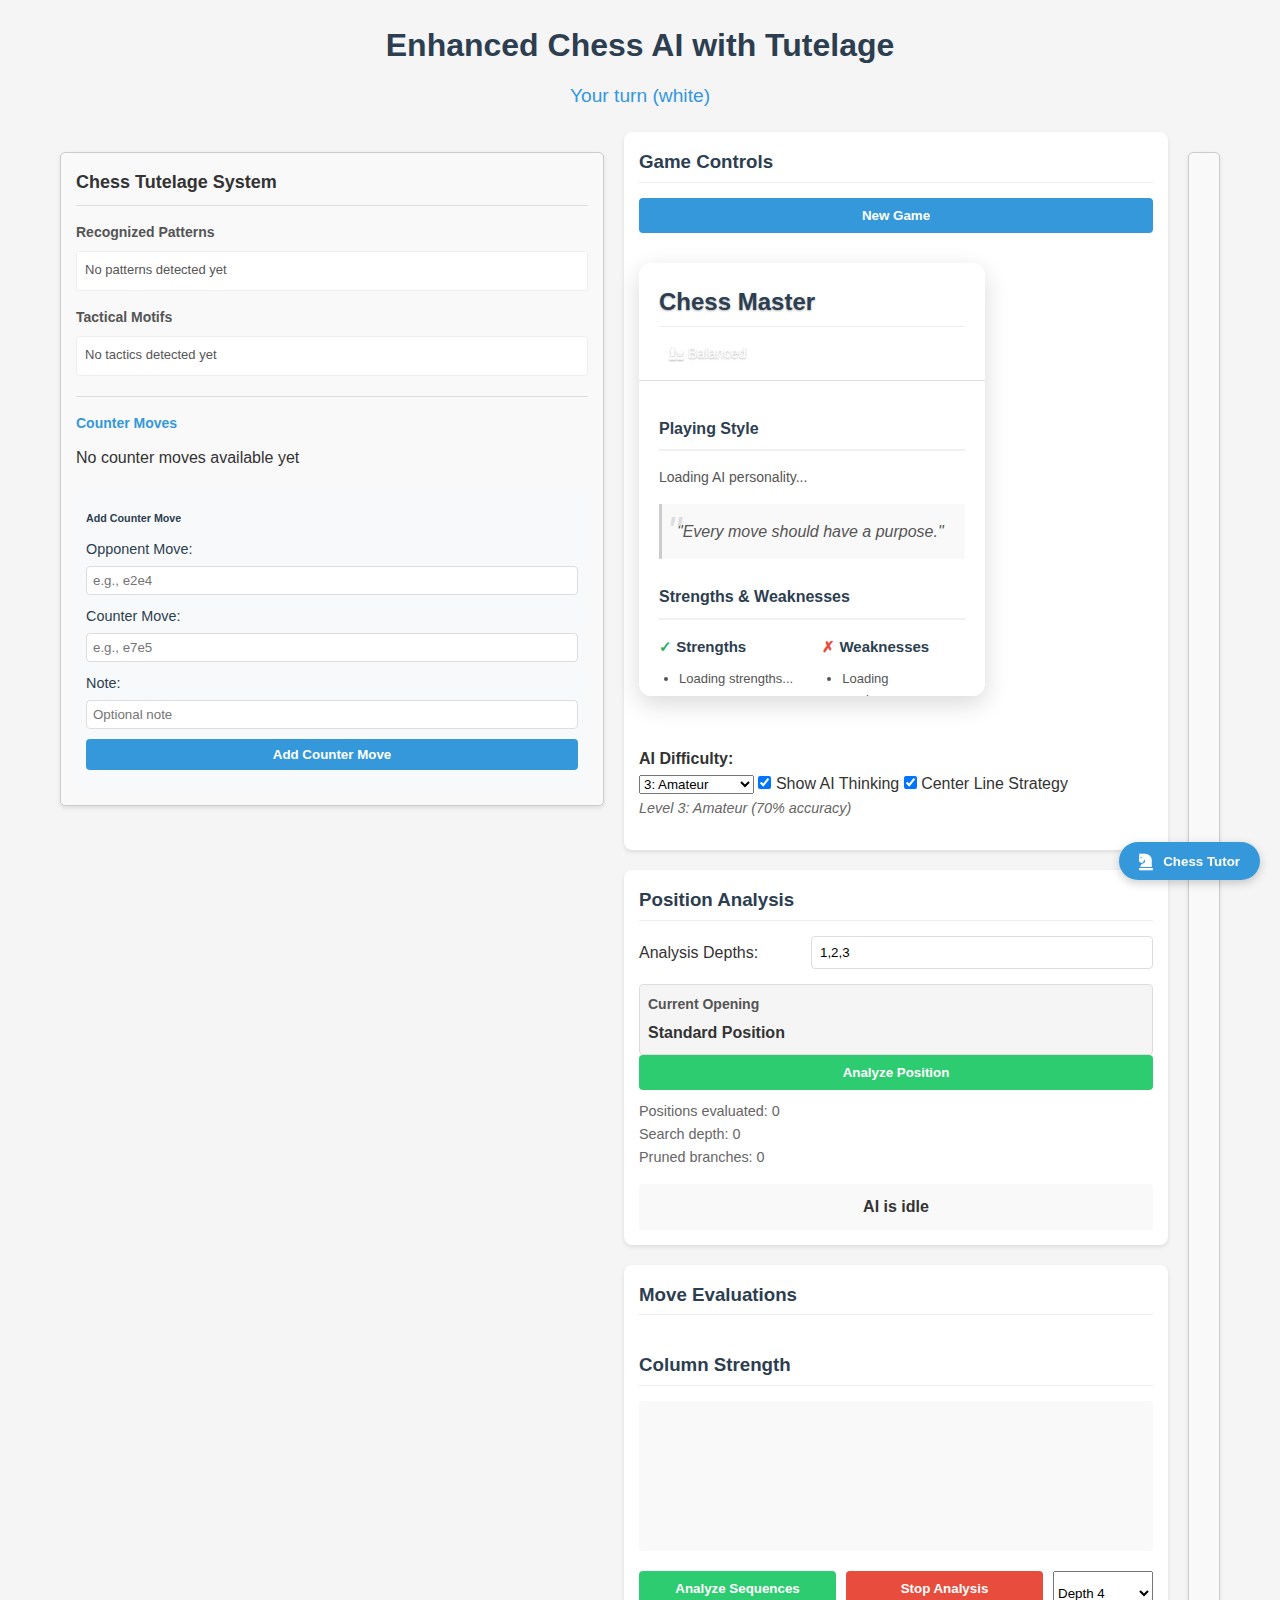
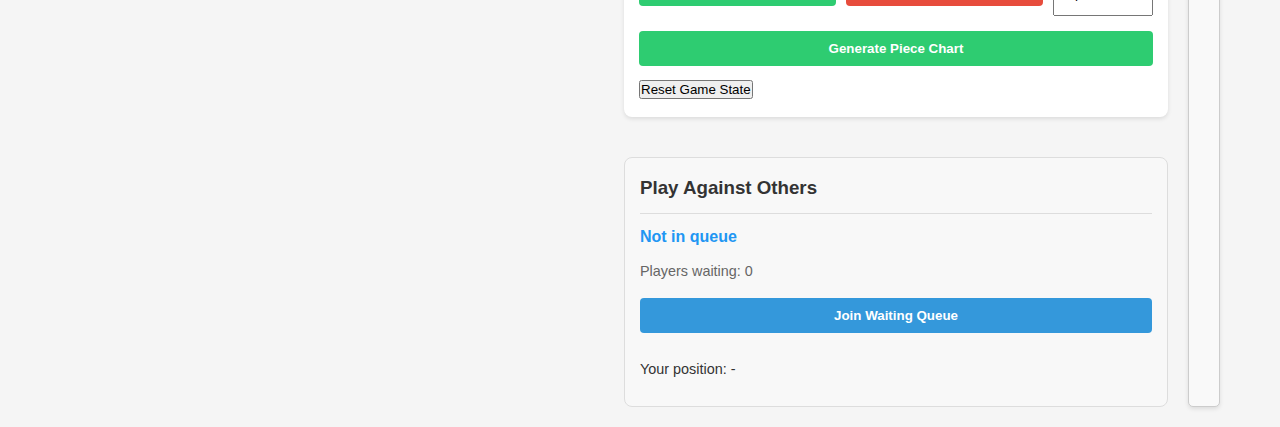
<file: index.html>
<!DOCTYPE html>
<html lang="en">

<head>
    <meta charset="UTF-8">
    <meta name="viewport" content="width=device-width, initial-scale=1.0">
    <title>Enhanced Chess AI with Tutelage</title>
    <link rel="stylesheet" href="https://cdnjs.cloudflare.com/ajax/libs/font-awesome/5.15.4/css/all.min.css">
    <link rel="stylesheet" href="styles.css">
    <link rel="stylesheet" href="style.css">
    <link rel="stylesheet" href="tutor-button.css">
    <script src="tutor-assistant.js"></script>
</head>

<body>
    <div class="container">
        <header>
            <h1>Enhanced Chess AI with Tutelage</h1>
            <div id="turn-indicator">Your turn (white)</div>
        </header>

        <div class="main-content">
            <div class="game-container">
                <div id="board"></div>

                <!-- Tutelage Panel added below move history -->
                <div id="tutelage-panel" class="tutelage-panel">
                    <h4>Chess Tutelage System</h4>
                    <div class="pattern-recognition">
                        <h5>Recognized Patterns</h5>
                        <div id="recognized-patterns">No patterns detected yet</div>
                    </div>
                    <div class="tactical-motifs">
                        <h5>Tactical Motifs</h5>
                        <div id="detected-motifs">No tactics detected yet</div>
                    </div>
                    <div class="counter-moves">
                        <h5>Counter Moves</h5>
                        <div id="counter-moves-container">
                            <p id="no-counter-moves-message">No counter moves available yet</p>
                            <div id="counter-moves-list" class="counter-moves-list"></div>
                        </div>
                        <div class="counter-move-form">
                            <h6>Add Counter Move</h6>
                            <div class="form-row">
                                <label for="opponent-move">Opponent Move:</label>
                                <input type="text" id="opponent-move" placeholder="e.g., e2e4" />
                            </div>
                            <div class="form-row">
                                <label for="counter-move">Counter Move:</label>
                                <input type="text" id="counter-move" placeholder="e.g., e7e5" />
                            </div>
                            <div class="form-row">
                                <label for="counter-move-note">Note:</label>
                                <input type="text" id="counter-move-note" placeholder="Optional note" />
                            </div>
                            <button id="add-counter-move" class="btn secondary">Add Counter Move</button>
                        </div>
                    </div>

                </div>
            </div>

            <div id="chess-advice-box" class="chess-advice-box hidden">
                <div class="advice-header">
                    <div class="advice-title">Chess Tutor</div>
                    <div class="advice-controls">
                        <button class="close-btn" title="Close">×</button>
                    </div>
                </div>
                <div class="advice-content">
                    <div id="advice-message">What would you like help with?</div>
                    <div id="advice-options" class="advice-options">
                        <!-- Options will be generated here -->
                    </div>
                </div>
                <div class="advice-footer">
                    <button id="new-advice-btn">New Options</button>
                </div>
            </div>

            <!-- Chess Tutor Button -->
            <button id="chess-tutor-btn" class="chess-tutor-btn">
                <i class="fas fa-chess-knight"></i>
                <span>Chess Tutor</span>
            </button>


            <div class="controls-container">
                <div class="control-panel">
                    <h3>Game Controls</h3>
                    <button id="new-game" class="btn primary">New Game</button>

                    <div class="control-group">
                        <!-- AI Opponent Profile Panel -->
                        <div class="ai-profile-panel">
                            <button class="expand-profile" title="View full profile">
                                <i class="fas fa-expand-alt"></i>
                            </button>
                            <div class="profile-header">
                                <div class="profile-title">
                                    <h3 id="ai-name">Chess Master</h3>
                                    <div class="personality-badge">
                                        <i id="personality-icon" class="fas fa-chess"></i>
                                        <span id="personality-name">Balanced</span>
                                    </div>
                                </div>
                            </div>

                            <div class="profile-content">
                                <div class="profile-section">
                                    <h4>Playing Style</h4>
                                    <div id="ai-personality" class="personality-description">
                                        Loading AI personality...
                                    </div>
                                    <div class="personality-quote">
                                        "Every move should have a purpose."
                                    </div>
                                </div>

                                <div class="profile-section">
                                    <h4>Strengths & Weaknesses</h4>
                                    <div class="strengths-weaknesses">
                                        <div class="strengths">
                                            <h5>Strengths</h5>
                                            <ul id="ai-strengths">
                                                <li>Loading strengths...</li>
                                            </ul>
                                        </div>
                                        <div class="weaknesses">
                                            <h5>Weaknesses</h5>
                                            <ul id="ai-weaknesses">
                                                <li>Loading weaknesses...</li>
                                            </ul>
                                        </div>
                                    </div>
                                </div>

                                <div class="profile-section">
                                    <h4>Skill Level</h4>
                                    <div class="skill-bars">
                                        <div class="skill-bar">
                                            <span class="skill-name">Opening</span>
                                            <div class="bar-container">
                                                <div id="opening-skill" class="bar" style="width: 70%"></div>
                                            </div>
                                        </div>
                                        <div class="skill-bar">
                                            <span class="skill-name">Middlegame</span>
                                            <div class="bar-container">
                                                <div id="middlegame-skill" class="bar" style="width: 65%"></div>
                                            </div>
                                        </div>
                                        <div class="skill-bar">
                                            <span class="skill-name">Endgame</span>
                                            <div class="bar-container">
                                                <div id="endgame-skill" class="bar" style="width: 75%"></div>
                                            </div>
                                        </div>
                                        <div class="skill-bar">
                                            <span class="skill-name">Tactics</span>
                                            <div class="bar-container">
                                                <div id="tactics-skill" class="bar" style="width: 80%"></div>
                                            </div>
                                        </div>
                                        <div class="skill-bar">
                                            <span class="skill-name">Strategy</span>
                                            <div class="bar-container">
                                                <div id="strategy-skill" class="bar" style="width: 60%"></div>
                                            </div>
                                        </div>
                                    </div>
                                </div>

                                <div class="profile-section">
                                    <h4>Favorite Openings</h4>
                                    <div id="favorite-openings" class="opening-list">
                                        Loading favorite openings...
                                    </div>
                                </div>
                            </div>
                        </div>
                    </div>
                    <span class="control-group"></span>
                    <h4>AI Difficulty:</h4>
                    <select id="difficulty">
                        <option value="1">1: Beginner</option>
                        <option value="2">2: Novice</option>
                        <option value="3" selected>3: Amateur</option>
                        <option value="4">4: Intermediate</option>
                        <option value="5">5: Advanced</option>
                        <option value="6">6: Expert</option>
                        <option value="7">7: Grandmaster</option>
                        <option value="8">8: World GM</option>
                    </select>

                    <input type="checkbox" id="show-visualizations" checked>
                    <label for="show-visualizations">Show AI Thinking</label>


                    <!-- <div class="control-group"> -->
                    <input type="checkbox" id="center-line-strategy" checked>
                    <label for="center-line-strategy">Center Line Strategy</label>



                    </span>
                    <div id="skill-description">Level 3: Amateur (70% accuracy)</div>
                </div>

                <div class="analysis-panel">
                    <h3>Position Analysis</h3>
                    <div class="control-group">
                        <label for="depth-array">Analysis Depths:</label>
                        <input type="text" id="depth-array" placeholder="e.g., 1,3,5" value="1,2,3">
                    </div>
                    <div class="opening-info">
                        <h4>Current Opening</h4>
                        <div id="openingName">Standard Position</div>
                    </div>

                    <button id="analyze-position" class="btn secondary">Analyze Position</button>

                    <div class="analysis-stats">
                        <div>Positions evaluated: <span id="positions-evaluated">0</span></div>
                        <div>Search depth: <span id="search-depth">0</span></div>
                        <div>Pruned branches: <span id="pruned-branches">0</span></div>
                    </div>

                    <div class="thinking-status">AI is idle</div>
                </div>

                <div class="visualization-panel">
                    <h3>Move Evaluations</h3>
                    <div id="move-evaluations"></div>

                    <h3>Column Strength</h3>
                    <div id="column-strength-bars"></div>

                    <div class="advanced-analysis">
                        <button id="analyze-sequences" class="btn secondary">Analyze Sequences</button>
                        <button id="stop-sequence-analysis" class="btn danger">Stop Analysis</button>
                        <select id="sequence-depth">
                            <option value="3">Depth 3</option>
                            <option value="4" selected>Depth 4</option>
                            <option value="5">Depth 5</option>
                        </select>
                    </div>

                    <div class="chart-controls">
                        <button id="generate-piece-chart" class="btn secondary">Generate Piece Chart</button>
                    </div>
                    <button id="reset-game-state" class="control-button">Reset Game State</button>
                </div>
                <div class="matchmaking-panel">
                    <h3>Play Against Others</h3>
                    <div class="matchmaking-status" id="queue-status">Not in queue</div>
                    <div class="player-count">Players waiting: <span id="waiting-count">0</span></div>
                    <div class="matchmaking-controls">
                        <button id="join-queue" class="btn primary">Join Waiting Queue</button>
                        <button id="leave-queue" class="btn danger" style="display: none;">Leave Queue</button>
                    </div>
                    <div class="queue-position">
                        Your position: <span id="queue-position">-</span>
                    </div>
                    <div class="match-info" id="match-info" style="display: none;">
                        <div class="match-status">Playing against: <span id="opponent-name">-</span></div>
                        <div class="match-color">You are playing as: <span id="player-color">-</span></div>
                    </div>
                </div>

            </div>
            <div id="tutelage-panel" class="tutelage-panel">

            </div>

        </div>

        <!-- Modal for full AI profile -->
        <div id="profile-modal" class="profile-modal">
            <div class="modal-content">
                <div class="modal-header">
                    <div class="modal-title">
                        <h2 id="modal-name">Chess Master</h2>
                        <div class="personality-badge">
                            <i id="modal-personality-icon" class="fas fa-chess"></i>
                            <span id="modal-personality-name">Balanced</span>
                        </div>
                    </div>
                    <button class="modal-close">×</button>
                </div>
                <div class="modal-body">
                    <div class="modal-section">
                        <h3>Playing Style</h3>
                        <div id="modal-personality-description"></div>
                        <div id="modal-personality-quote" class="personality-quote"></div>
                    </div>

                    <div class="modal-section">
                        <h3>Strengths & Weaknesses</h3>
                        <div class="strengths-weaknesses">
                            <div class="strengths">
                                <h5>Strengths</h5>
                                <ul id="modal-strengths"></ul>
                            </div>
                            <div class="weaknesses">
                                <h5>Weaknesses</h5>
                                <ul id="modal-weaknesses"></ul>
                            </div>
                        </div>
                    </div>

                    <div class="modal-section">
                        <h3>Skill Level</h3>
                        <div class="skill-bars">
                            <div class="skill-bar">
                                <span class="skill-name">Opening</span>
                                <div class="bar-container">
                                    <div id="modal-opening-skill" class="bar"></div>
                                </div>
                            </div>
                            <div class="skill-bar">
                                <span class="skill-name">Middlegame</span>
                                <div class="bar-container">
                                    <div id="modal-middlegame-skill" class="bar"></div>
                                </div>
                            </div>
                            <div class="skill-bar">
                                <span class="skill-name">Endgame</span>
                                <div class="bar-container">
                                    <div id="modal-endgame-skill" class="bar"></div>
                                </div>
                            </div>
                            <div class="skill-bar">
                                <span class="skill-name">Tactics</span>
                                <div class="bar-container">
                                    <div id="modal-tactics-skill" class="bar"></div>
                                </div>
                            </div>
                            <div class="skill-bar">
                                <span class="skill-name">Strategy</span>
                                <div class="bar-container">
                                    <div id="modal-strategy-skill" class="bar"></div>
                                </div>
                            </div>
                        </div>
                    </div>

                    <div class="modal-section">
                        <h3>Favorite Openings</h3>
                        <div id="modal-favorite-openings" class="opening-list"></div>
                    </div>

                    <div class="modal-section">
                        <h3>Playing History</h3>
                        <div id="modal-playing-history">
                            <p>Games played: <span id="modal-games-played">0</span></p>
                            <p>Win rate: <span id="modal-win-rate">0%</span></p>
                            <p>Average game length: <span id="modal-avg-game-length">0 moves</span></p>
                        </div>
                    </div>
                </div>
                <div class="modal-footer">
                    <button id="modal-close-btn">Close</button>
                </div>
            </div>
        </div>
        <!-- Buckets Modal -->
        <div id="buckets-modal" class="modal">
            <div class="modal-content">
                <span class="close">×</span>
                <h2>Learning Buckets</h2>

                <div class="buckets-info">
                    <p>Learning buckets organize positions based on how well you know them.</p>
                </div>

                <div class="buckets-container">
                    <!-- Buckets will be displayed here -->
                </div>

                <div class="buckets-stats">
                    <h3>Learning Statistics</h3>
                    <div class="stats-grid">
                        <div class="stat-item">
                            <div class="stat-label">Total Positions</div>
                            <div class="stat-value" id="total-bucket-positions">0</div>
                        </div>
                        <div class="stat-item">
                            <div class="stat-label">Mastered Positions</div>
                            <div class="stat-value" id="mastered-positions">0</div>
                        </div>
                        <div class="stat-item">
                            <div class="stat-label">Learning Progress</div>
                            <div class="stat-value" id="learning-progress">0%</div>
                        </div>
                    </div>
                </div>

                <div class="buckets-chart-container">
                    <canvas id="buckets-distribution-chart"></canvas>
                </div>
            </div>
        </div>

        <script src="enhanced-chess-2a.js" type="module"></script>
        <!-- <script src="chess-queue.js"></script> -->
</body>

</html>
</file>
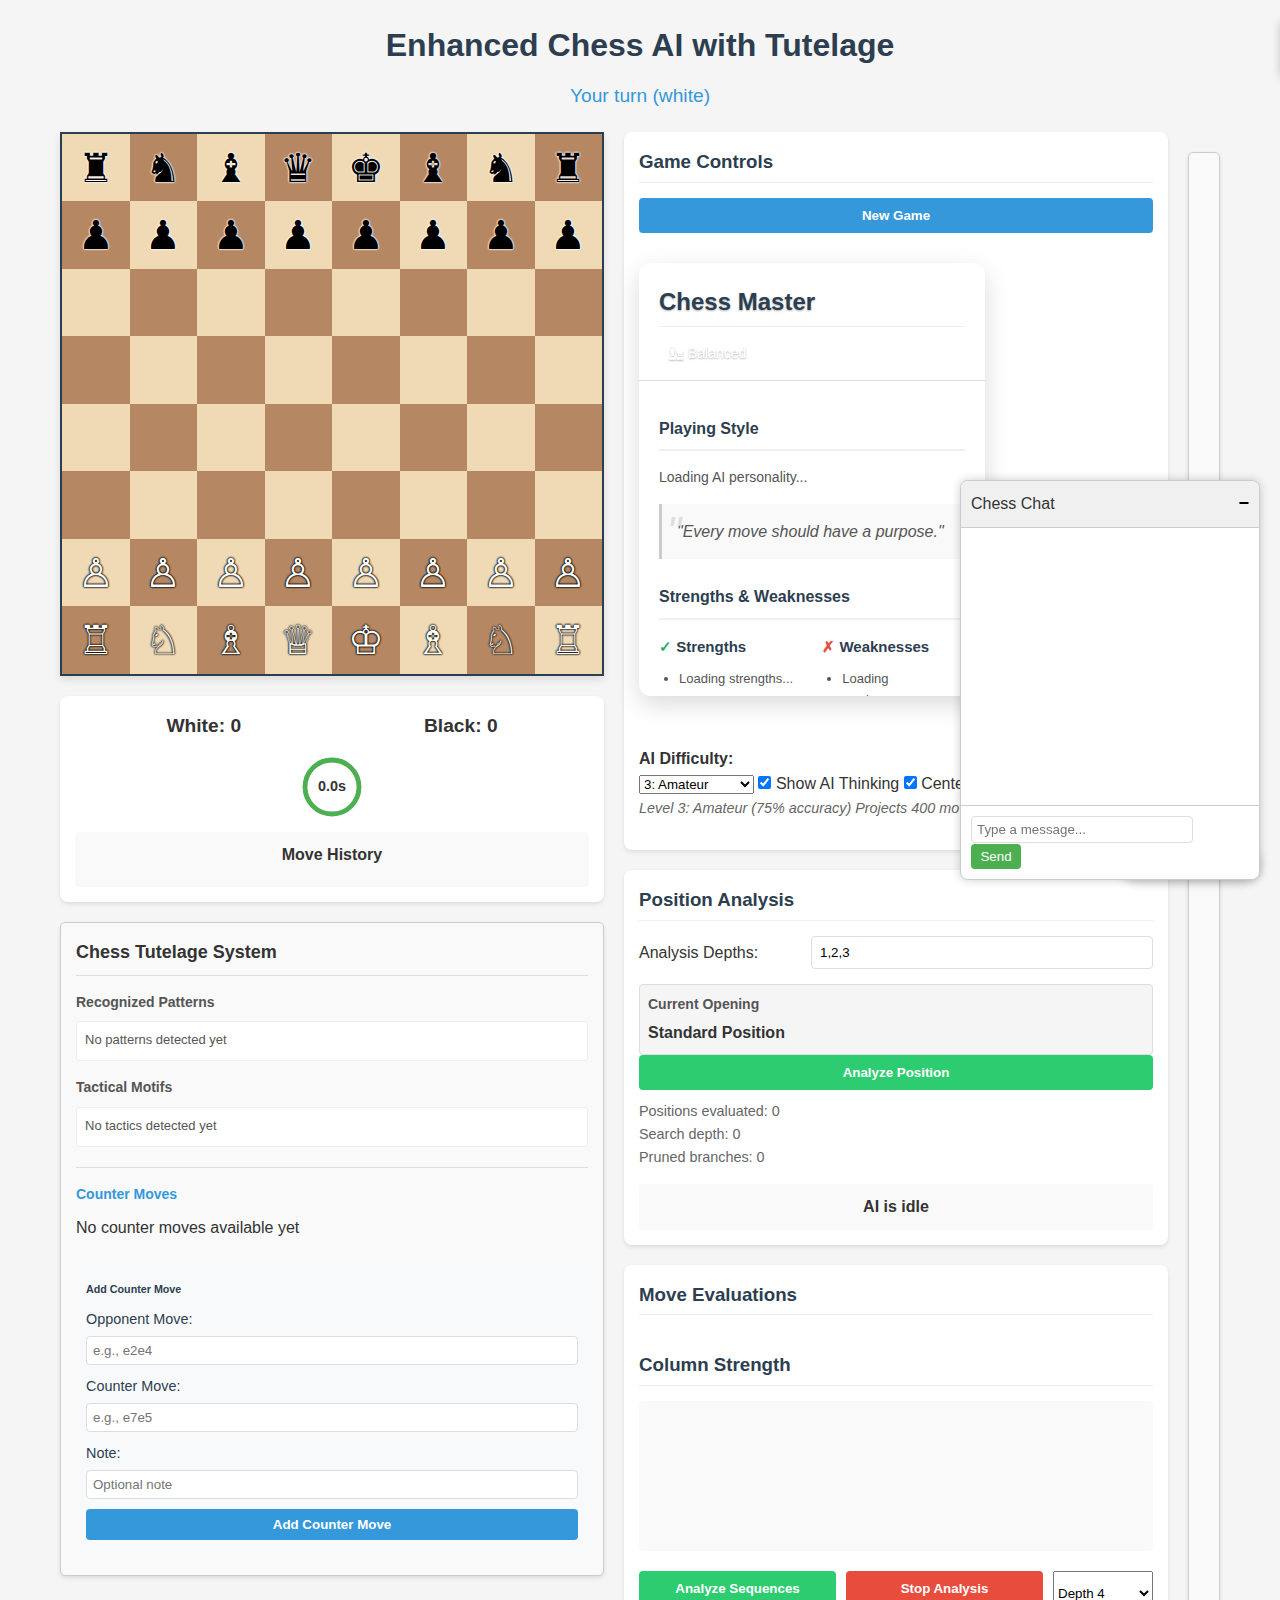
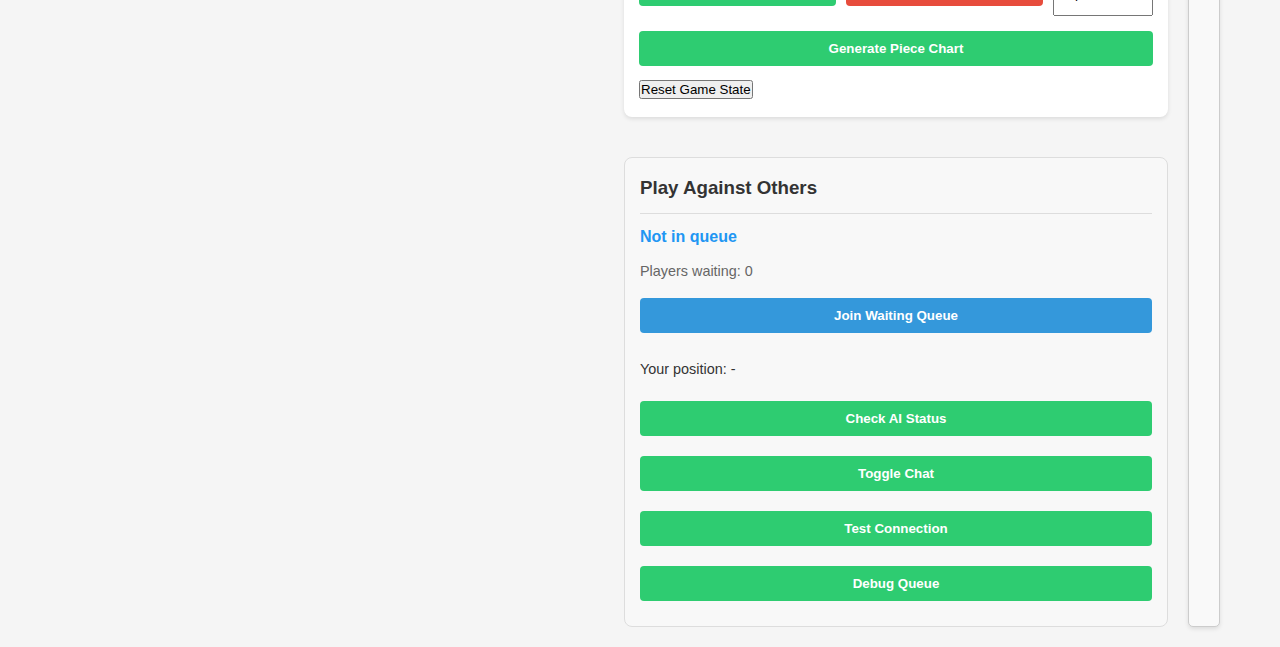
<file: live/index.html>
<!DOCTYPE html>
<html lang="en">

<head>
    <meta charset="UTF-8">
    <meta name="viewport" content="width=device-width, initial-scale=1.0">
    <title>Enhanced Chess AI with Tutelage</title>
    <link rel="stylesheet" href="https://cdnjs.cloudflare.com/ajax/libs/font-awesome/5.15.4/css/all.min.css">
    <link rel="stylesheet" href="styles.css">
    <link rel="stylesheet" href="style.css">
    <link rel="stylesheet" href="tutor-button.css">
</head>

<body>
    <div class="container">
        <header>
            <h1>Enhanced Chess AI with Tutelage</h1>
            <div id="turn-indicator">Your turn (white)</div>
        </header>

        <div class="main-content">
            <div class="game-container">
                <div id="board"></div>

                <!-- Tutelage Panel added below move history -->
                <div id="tutelage-panel" class="tutelage-panel">
                    <h4>Chess Tutelage System</h4>
                    <div class="pattern-recognition">
                        <h5>Recognized Patterns</h5>
                        <div id="recognized-patterns">No patterns detected yet</div>
                    </div>
                    <div class="tactical-motifs">
                        <h5>Tactical Motifs</h5>
                        <div id="detected-motifs">No tactics detected yet</div>
                    </div>
                    <div class="counter-moves">
                        <h5>Counter Moves</h5>
                        <div id="counter-moves-container">
                            <p id="no-counter-moves-message">No counter moves available yet</p>
                            <div id="counter-moves-list" class="counter-moves-list"></div>
                        </div>
                        <div class="counter-move-form">
                            <h6>Add Counter Move</h6>
                            <div class="form-row">
                                <label for="opponent-move">Opponent Move:</label>
                                <input type="text" id="opponent-move" placeholder="e.g., e2e4" />
                            </div>
                            <div class="form-row">
                                <label for="counter-move">Counter Move:</label>
                                <input type="text" id="counter-move" placeholder="e.g., e7e5" />
                            </div>
                            <div class="form-row">
                                <label for="counter-move-note">Note:</label>
                                <input type="text" id="counter-move-note" placeholder="Optional note" />
                            </div>
                            <button id="add-counter-move" class="btn secondary">Add Counter Move</button>
                        </div>
                    </div>

                </div>
            </div>

            <div id="chess-advice-box" class="chess-advice-box hidden">
                <div class="advice-header">
                    <div class="advice-title">Chess Tutor</div>
                    <div class="advice-controls">
                        <button class="close-btn" title="Close">×</button>
                    </div>
                </div>
                <div class="advice-content">
                    <div id="advice-message">What would you like help with?</div>
                    <div id="advice-options" class="advice-options">
                        <!-- Options will be generated here -->
                    </div>
                </div>
                <div class="advice-footer">
                    <button id="new-advice-btn">New Options</button>
                </div>
            </div>

            <!-- Chess Tutor Button -->
            <button id="chess-tutor-btn" class="chess-tutor-btn">
                <i class="fas fa-chess-knight"></i>
                <span>Chess Tutor</span>
            </button>


            <div class="controls-container">
                <div class="control-panel">
                    <h3>Game Controls</h3>
                    <button id="new-game" class="btn primary">New Game</button>

                    <div class="control-group">
                        <!-- AI Opponent Profile Panel -->
                        <div class="ai-profile-panel">
                            <button class="expand-profile" title="View full profile">
                                <i class="fas fa-expand-alt"></i>
                            </button>
                            <div class="profile-header">
                                <div class="profile-title">
                                    <h3 id="ai-name">Chess Master</h3>
                                    <div class="personality-badge">
                                        <i id="personality-icon" class="fas fa-chess"></i>
                                        <span id="personality-name">Balanced</span>
                                    </div>
                                </div>
                            </div>

                            <div class="profile-content">
                                <div class="profile-section">
                                    <h4>Playing Style</h4>
                                    <div id="ai-personality" class="personality-description">
                                        Loading AI personality...
                                    </div>
                                    <div class="personality-quote">
                                        "Every move should have a purpose."
                                    </div>
                                </div>

                                <div class="profile-section">
                                    <h4>Strengths & Weaknesses</h4>
                                    <div class="strengths-weaknesses">
                                        <div class="strengths">
                                            <h5>Strengths</h5>
                                            <ul id="ai-strengths">
                                                <li>Loading strengths...</li>
                                            </ul>
                                        </div>
                                        <div class="weaknesses">
                                            <h5>Weaknesses</h5>
                                            <ul id="ai-weaknesses">
                                                <li>Loading weaknesses...</li>
                                            </ul>
                                        </div>
                                    </div>
                                </div>

                                <div class="profile-section">
                                    <h4>Skill Level</h4>
                                    <div class="skill-bars">
                                        <div class="skill-bar">
                                            <span class="skill-name">Opening</span>
                                            <div class="bar-container">
                                                <div id="opening-skill" class="bar" style="width: 70%"></div>
                                            </div>
                                        </div>
                                        <div class="skill-bar">
                                            <span class="skill-name">Middlegame</span>
                                            <div class="bar-container">
                                                <div id="middlegame-skill" class="bar" style="width: 65%"></div>
                                            </div>
                                        </div>
                                        <div class="skill-bar">
                                            <span class="skill-name">Endgame</span>
                                            <div class="bar-container">
                                                <div id="endgame-skill" class="bar" style="width: 75%"></div>
                                            </div>
                                        </div>
                                        <div class="skill-bar">
                                            <span class="skill-name">Tactics</span>
                                            <div class="bar-container">
                                                <div id="tactics-skill" class="bar" style="width: 80%"></div>
                                            </div>
                                        </div>
                                        <div class="skill-bar">
                                            <span class="skill-name">Strategy</span>
                                            <div class="bar-container">
                                                <div id="strategy-skill" class="bar" style="width: 60%"></div>
                                            </div>
                                        </div>
                                    </div>
                                </div>

                                <div class="profile-section">
                                    <h4>Favorite Openings</h4>
                                    <div id="favorite-openings" class="opening-list">
                                        Loading favorite openings...
                                    </div>
                                </div>
                            </div>
                        </div>
                    </div>
                    <span class="control-group"></span>
                    <h4>AI Difficulty:</h4>
                    <select id="difficulty">
                        <option value="1">1: Beginner</option>
                        <option value="2">2: Novice</option>
                        <option value="3" selected>3: Amateur</option>
                        <option value="4">4: Intermediate</option>
                        <option value="5">5: Advanced</option>
                        <option value="6">6: Expert</option>
                        <option value="7">7: Grandmaster</option>
                        <option value="8">8: World GM</option>
                    </select>

                    <input type="checkbox" id="show-visualizations" checked>
                    <label for="show-visualizations">Show AI Thinking</label>


                    <!-- <div class="control-group"> -->
                    <input type="checkbox" id="center-line-strategy" checked>
                    <label for="center-line-strategy">Center Line Strategy</label>



                    </span>
                    <div id="skill-description">Level 3: Amateur (70% accuracy)</div>
                </div>

                <div class="analysis-panel">
                    <h3>Position Analysis</h3>
                    <div class="control-group">
                        <label for="depth-array">Analysis Depths:</label>
                        <input type="text" id="depth-array" placeholder="e.g., 1,3,5" value="1,2,3">
                    </div>
                    <div class="opening-info">
                        <h4>Current Opening</h4>
                        <div id="openingName">Standard Position</div>
                    </div>

                    <button id="analyze-position" class="btn secondary">Analyze Position</button>

                    <div class="analysis-stats">
                        <div>Positions evaluated: <span id="positions-evaluated">0</span></div>
                        <div>Search depth: <span id="search-depth">0</span></div>
                        <div>Pruned branches: <span id="pruned-branches">0</span></div>
                    </div>

                    <div class="thinking-status">AI is idle</div>
                </div>

                <div class="visualization-panel">
                    <h3>Move Evaluations</h3>
                    <div id="move-evaluations"></div>

                    <h3>Column Strength</h3>
                    <div id="column-strength-bars"></div>

                    <div class="advanced-analysis">
                        <button id="analyze-sequences" class="btn secondary">Analyze Sequences</button>
                        <button id="stop-sequence-analysis" class="btn danger">Stop Analysis</button>
                        <select id="sequence-depth">
                            <option value="3">Depth 3</option>
                            <option value="4" selected>Depth 4</option>
                            <option value="5">Depth 5</option>
                        </select>
                    </div>

                    <div class="chart-controls">
                        <button id="generate-piece-chart" class="btn secondary">Generate Piece Chart</button>
                    </div>
                    <button id="reset-game-state" class="control-button">Reset Game State</button>
                </div>
                <div class="matchmaking-panel">
                    <h3>Play Against Others</h3>
                    <div class="matchmaking-status" id="queue-status">Not in queue</div>
                    <div class="player-count">Players waiting: <span id="waiting-count">0</span></div>
                    <div class="matchmaking-controls">
                        <button id="join-queue" class="btn primary">Join Waiting Queue</button>
                        <button id="leave-queue" class="btn danger" style="display: none;">Leave Queue</button>
                    </div>
                    <div class="queue-position">
                        Your position: <span id="queue-position">-</span>
                    </div>
                    <div class="match-info" id="match-info" style="display: none;">
                        <div class="match-status">Playing against: <span id="opponent-name">-</span></div>
                        <div class="match-color">You are playing as: <span id="player-color">-</span></div>
                    </div>
                </div>

            </div>
            <div id="tutelage-panel" class="tutelage-panel">

            </div>

        </div>

        <!-- Modal for full AI profile -->
        <div id="profile-modal" class="profile-modal">
            <div class="modal-content">
                <div class="modal-header">
                    <div class="modal-title">
                        <h2 id="modal-name">Chess Master</h2>
                        <div class="personality-badge">
                            <i id="modal-personality-icon" class="fas fa-chess"></i>
                            <span id="modal-personality-name">Balanced</span>
                        </div>
                    </div>
                    <button class="modal-close">×</button>
                </div>
                <div class="modal-body">
                    <div class="modal-section">
                        <h3>Playing Style</h3>
                        <div id="modal-personality-description"></div>
                        <div id="modal-personality-quote" class="personality-quote"></div>
                    </div>

                    <div class="modal-section">
                        <h3>Strengths & Weaknesses</h3>
                        <div class="strengths-weaknesses">
                            <div class="strengths">
                                <h5>Strengths</h5>
                                <ul id="modal-strengths"></ul>
                            </div>
                            <div class="weaknesses">
                                <h5>Weaknesses</h5>
                                <ul id="modal-weaknesses"></ul>
                            </div>
                        </div>
                    </div>

                    <div class="modal-section">
                        <h3>Skill Level</h3>
                        <div class="skill-bars">
                            <div class="skill-bar">
                                <span class="skill-name">Opening</span>
                                <div class="bar-container">
                                    <div id="modal-opening-skill" class="bar"></div>
                                </div>
                            </div>
                            <div class="skill-bar">
                                <span class="skill-name">Middlegame</span>
                                <div class="bar-container">
                                    <div id="modal-middlegame-skill" class="bar"></div>
                                </div>
                            </div>
                            <div class="skill-bar">
                                <span class="skill-name">Endgame</span>
                                <div class="bar-container">
                                    <div id="modal-endgame-skill" class="bar"></div>
                                </div>
                            </div>
                            <div class="skill-bar">
                                <span class="skill-name">Tactics</span>
                                <div class="bar-container">
                                    <div id="modal-tactics-skill" class="bar"></div>
                                </div>
                            </div>
                            <div class="skill-bar">
                                <span class="skill-name">Strategy</span>
                                <div class="bar-container">
                                    <div id="modal-strategy-skill" class="bar"></div>
                                </div>
                            </div>
                        </div>
                    </div>

                    <div class="modal-section">
                        <h3>Favorite Openings</h3>
                        <div id="modal-favorite-openings" class="opening-list"></div>
                    </div>

                    <div class="modal-section">
                        <h3>Playing History</h3>
                        <div id="modal-playing-history">
                            <p>Games played: <span id="modal-games-played">0</span></p>
                            <p>Win rate: <span id="modal-win-rate">0%</span></p>
                            <p>Average game length: <span id="modal-avg-game-length">0 moves</span></p>
                        </div>
                    </div>
                </div>
                <div class="modal-footer">
                    <button id="modal-close-btn">Close</button>
                </div>
            </div>
        </div>
        <!-- Buckets Modal -->
        <div id="buckets-modal" class="modal">
            <div class="modal-content">
                <span class="close">×</span>
                <h2>Learning Buckets</h2>

                <div class="buckets-info">
                    <p>Learning buckets organize positions based on how well you know them.</p>
                </div>

                <div class="buckets-container">
                    <!-- Buckets will be displayed here -->
                </div>

                <div class="buckets-stats">
                    <h3>Learning Statistics</h3>
                    <div class="stats-grid">
                        <div class="stat-item">
                            <div class="stat-label">Total Positions</div>
                            <div class="stat-value" id="total-bucket-positions">0</div>
                        </div>
                        <div class="stat-item">
                            <div class="stat-label">Mastered Positions</div>
                            <div class="stat-value" id="mastered-positions">0</div>
                        </div>
                        <div class="stat-item">
                            <div class="stat-label">Learning Progress</div>
                            <div class="stat-value" id="learning-progress">0%</div>
                        </div>
                    </div>
                </div>

                <div class="buckets-chart-container">
                    <canvas id="buckets-distribution-chart"></canvas>
                </div>
            </div>

            <!-- Make sure your matchmaking panel has this structure -->
            <div class="matchmaking-panel">
                <h3>Play Against Others</h3>
                <div class="matchmaking-status" id="queue-status">Not in queue</div>
                <div class="player-count">Players waiting: <span id="waiting-count">0</span></div>
                <div class="matchmaking-controls">
                    <button id="join-queue" class="btn primary">Join Waiting Queue</button>
                    <button id="leave-queue" class="btn danger" style="display: none;">Leave Queue</button>
                </div>
                <div class="queue-position">
                    Your position: <span id="queue-position">-</span>
                </div>
                <div class="match-info" id="match-info" style="display: none;">
                    <div class="match-status">Playing against: <span id="opponent-name">-</span></div>
                    <div class="match-color">You are playing as: <span id="player-color">-</span></div>
                </div>
            </div>


        </div>

        <script src="enhanced-chess-2a.js" type="module"></script>
</body>

</html>
</file>
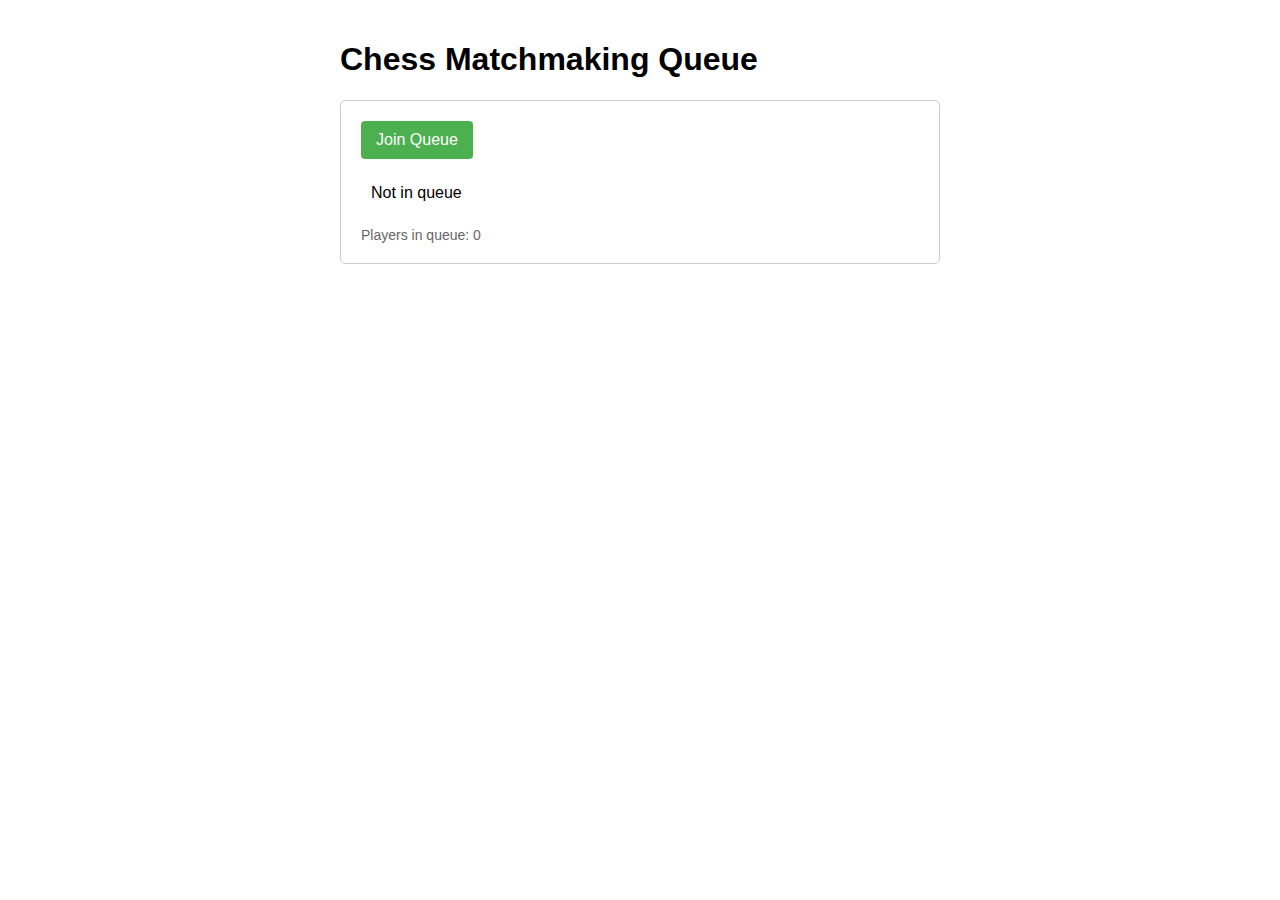
<file: queuecheck/index.html>
<!DOCTYPE html>
<html lang="en">
<head>
    <meta charset="UTF-8">
    <meta name="viewport" content="width=device-width, initial-scale=1.0">
    <title>Chess Queue System</title>
    <style>
        body {
            font-family: Arial, sans-serif;
            max-width: 600px;
            margin: 0 auto;
            padding: 20px;
        }
        
        #queue-panel {
            border: 1px solid #ccc;
            padding: 20px;
            border-radius: 5px;
            margin-top: 20px;
        }
        
        .queue-button {
            background-color: #4CAF50;
            color: white;
            padding: 10px 15px;
            border: none;
            border-radius: 4px;
            cursor: pointer;
            font-size: 16px;
            transition: background-color 0.3s;
        }
        
        .queue-button:hover {
            background-color: #45a049;
        }
        
        .queue-button.cancel {
            background-color: #f44336;
        }
        
        .queue-button.cancel:hover {
            background-color: #d32f2f;
        }
        
        #status-message {
            margin-top: 15px;
            padding: 10px;
            border-radius: 4px;
        }
        
        .status-searching {
            background-color: #fff3cd;
            border: 1px solid #ffeeba;
        }
        
        .status-found {
            background-color: #d4edda;
            border: 1px solid #c3e6cb;
        }
        
        .status-error {
            background-color: #f8d7da;
            border: 1px solid #f5c6cb;
        }
        
        #queue-stats {
            margin-top: 15px;
            font-size: 14px;
            color: #666;
        }
    </style>
</head>
<body>
    <h1>Chess Matchmaking Queue</h1>
    
    <div id="queue-panel">
        <button id="queue-button" class="queue-button">Join Queue</button>
        <div id="status-message">Not in queue</div>
        <div id="queue-stats">Players in queue: <span id="queue-count">0</span></div>
    </div>

    <script>
        document.addEventListener('DOMContentLoaded', function() {
            const queueButton = document.getElementById('queue-button');
            const statusMessage = document.getElementById('status-message');
            const queueCount = document.getElementById('queue-count');
            
            let inQueue = false;
            let playerId = null;
            let checkInterval = null;
            
            // Generate a unique player ID
            function generatePlayerId() {
                return 'player_' + Date.now() + '_' + Math.random().toString(36).substring(2, 9);
            }
            
            // Update queue stats
            function updateQueueStats() {
                fetch('./queue_stats.php')
                    .then(response => response.json())
                    .then(data => {
                        queueCount.textContent = data.count;
                    })
                    .catch(error => {
                        console.error('Error fetching queue stats:', error);
                    });
            }
            
            // Check for match
            function checkForMatch() {
                if (!playerId) return;
                
                fetch('./check_match.php?player_id=' + playerId)
                    .then(response => response.json())
                    .then(data => {
                        if (data.matched) {
                            // Match found!
                            clearInterval(checkInterval);
                            inQueue = false;
                            queueButton.textContent = 'Join Queue';
                            queueButton.classList.remove('cancel');
                            
                            statusMessage.textContent = 'Match found! Game ID: ' + data.game_id;
                            statusMessage.className = 'status-found';
                            
                            // Here you would typically redirect to the game or initialize it
                            alert('Match found! You are playing as ' + data.color + 
                                  '\nGame ID: ' + data.game_id + 
                                  '\nOpponent ID: ' + data.opponent_id);
                        }
                    })
                    .catch(error => {
                        console.error('Error checking for match:', error);
                    });
            }
            
            // Toggle queue status
            queueButton.addEventListener('click', function() {
                if (inQueue) {
                    // Leave queue
                    fetch('./leave_queue.php', {
                        method: 'POST',
                        headers: {
                            'Content-Type': 'application/x-www-form-urlencoded',
                        },
                        body: 'player_id=' + playerId
                    })
                    .then(response => response.json())
                    .then(data => {
                        if (data.success) {
                            inQueue = false;
                            queueButton.textContent = 'Join Queue';
                            queueButton.classList.remove('cancel');
                            statusMessage.textContent = 'Left queue';
                            statusMessage.className = '';
                            clearInterval(checkInterval);
                            updateQueueStats();
                        }
                    })
                    .catch(error => {
                        console.error('Error leaving queue:', error);
                        statusMessage.textContent = 'Error leaving queue';
                        statusMessage.className = 'status-error';
                    });
                } else {
                    // Join queue
                    playerId = generatePlayerId();
                    
                    fetch('./join_queue.php', {
                        method: 'POST',
                        headers: {
                            'Content-Type': 'application/x-www-form-urlencoded',
                        },
                        body: 'player_id=' + playerId
                    })
                    .then(response => response.json())
                    .then(data => {
                        if (data.success) {
                            inQueue = true;
                            queueButton.textContent = 'Leave Queue';
                            queueButton.classList.add('cancel');
                            statusMessage.textContent = 'Searching for opponent...';
                            statusMessage.className = 'status-searching';
                            
                            // Start checking for matches
                            checkInterval = setInterval(checkForMatch, 2000);
                            updateQueueStats();
                        }
                    })
                    .catch(error => {
                        console.error('Error joining queue:', error);
                        statusMessage.textContent = 'Error joining queue';
                        statusMessage.className = 'status-error';
                    });
                }
            });
            
            // Update queue stats periodically
            setInterval(updateQueueStats, 5000);
            updateQueueStats();
        });
    </script>
</body>
</html>
</file>
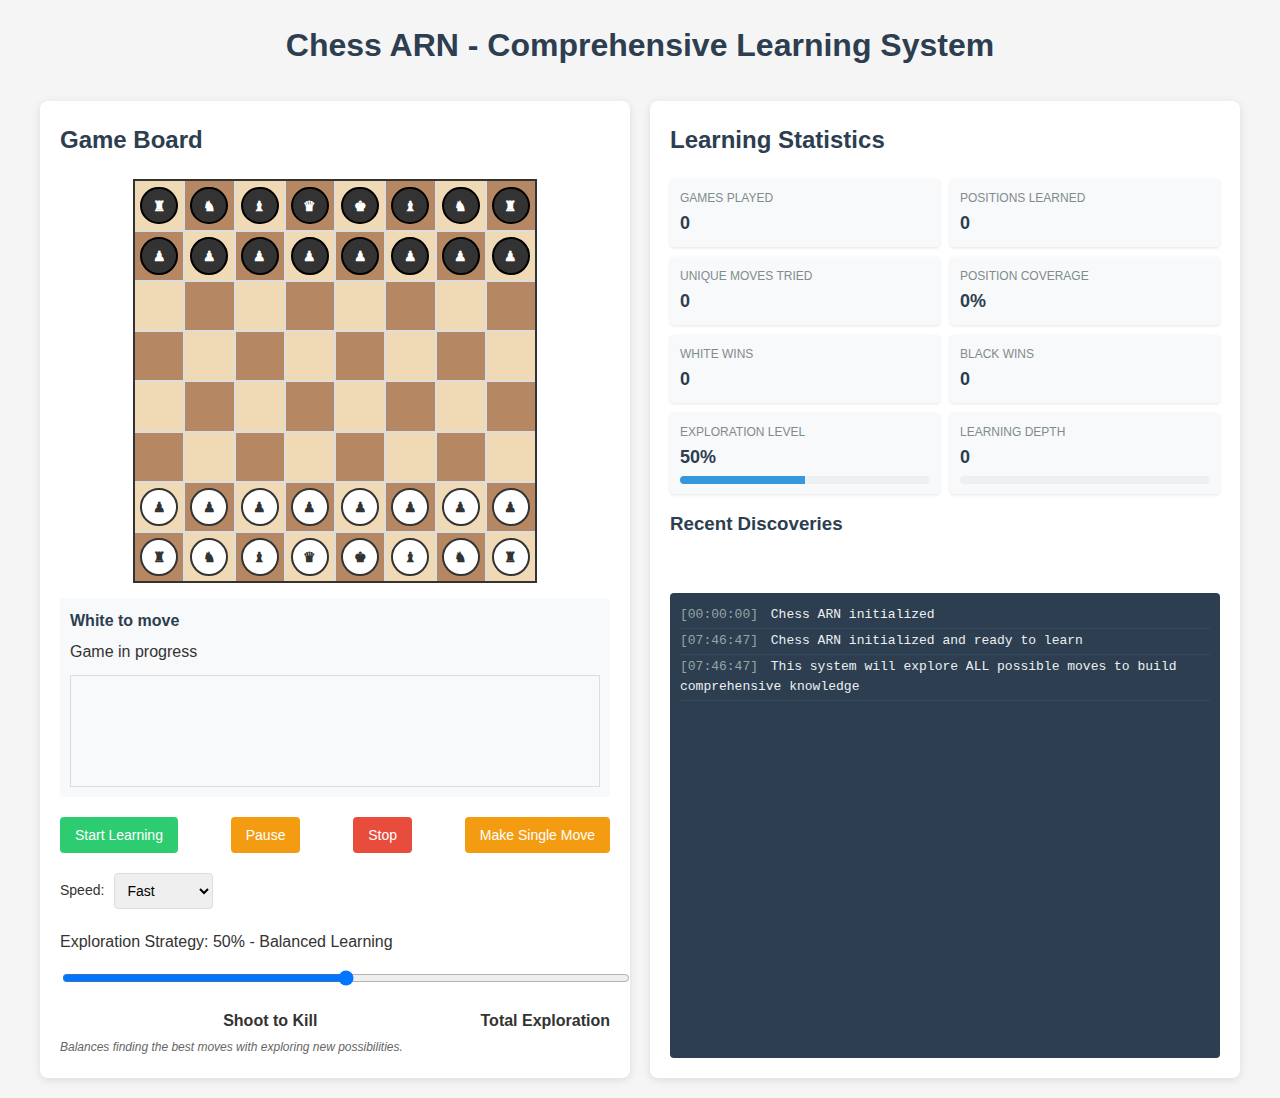
<file: chessarn.html>
<!DOCTYPE html>
<html lang="en">
<head>
    <meta charset="UTF-8">
    <meta name="viewport" content="width=device-width, initial-scale=1.0">
    <title>Chess ARN - Comprehensive Learning System</title>
    <style>
        /* Same CSS as before */
        body {
            font-family: 'Segoe UI', Tahoma, Geneva, Verdana, sans-serif;
            line-height: 1.6;
            color: #333;
            margin: 0;
            padding: 20px;
            background-color: #f5f5f5;
        }
        
        .container {
            display: flex;
            max-width: 1200px;
            margin: 0 auto;
            gap: 20px;
        }
        
        .board-container {
            flex: 1;
            background-color: white;
            border-radius: 8px;
            box-shadow: 0 2px 10px rgba(0,0,0,0.1);
            padding: 20px;
        }
        
        .stats-container {
            flex: 1;
            background-color: white;
            border-radius: 8px;
            box-shadow: 0 2px 10px rgba(0,0,0,0.1);
            padding: 20px;
            display: flex;
            flex-direction: column;
        }
        
        h1, h2, h3 {
            color: #2c3e50;
            margin-top: 0;
        }
        
        h1 {
            text-align: center;
            margin-bottom: 30px;
        }
        
        .simple-board {
            width: 100%;
            aspect-ratio: 1/1;
            max-width: 400px;
            margin: 0 auto;
            display: grid;
            grid-template-columns: repeat(8, 1fr);
            grid-template-rows: repeat(8, 1fr);
            gap: 2px;
            border: 2px solid #333;
            background-color: #ddd;
        }
        
        .square {
            width: 100%;
            height: 100%;
            display: flex;
            align-items: center;
            justify-content: center;
        }
        
        .square.light {
            background-color: #f0d9b5;
        }
        
        .square.dark {
            background-color: #b58863;
        }
        
        .piece {
            width: 70%;
            height: 70%;
            border-radius: 50%;
            position: relative;
        }
        
        .piece.white {
            background-color: #fff;
            border: 2px solid #333;
        }
        
        .piece.black {
            background-color: #333;
            border: 2px solid #000;
        }
        
        .piece::after {
            content: attr(data-piece);
            position: absolute;
            top: 50%;
            left: 50%;
            transform: translate(-50%, -50%);
            font-size: 14px;
            font-weight: bold;
        }
        
        .piece.white::after {
            color: #333;
        }
        
        .piece.black::after {
            color: #fff;
        }
        
        .controls {
            margin: 20px 0;
            display: flex;
            justify-content: space-between;
            flex-wrap: wrap;
            gap: 10px;
        }
        
        button {
            background-color: #3498db;
            color: white;
            border: none;
            padding: 10px 15px;
            border-radius: 4px;
            cursor: pointer;
            font-size: 14px;
            transition: background-color 0.3s;
        }
        
        button:hover {
            background-color: #2980b9;
        }
        
        button.success {
            background-color: #2ecc71;
        }
        
        button.success:hover {
            background-color: #27ae60;
        }
        
        button.warning {
            background-color: #f39c12;
        }
        
        button.warning:hover {
            background-color: #e67e22;
        }
        
        button.danger {
            background-color: #e74c3c;
        }
        
        button.danger:hover {
            background-color: #c0392b;
        }
        
        select, input {
            padding: 8px;
            border: 1px solid #ddd;
            border-radius: 4px;
            font-size: 14px;
        }
        
        .stats-grid {
            display: grid;
            grid-template-columns: 1fr 1fr;
            gap: 10px;
            margin-bottom: 15px;
        }
        
        .stat-card {
            background-color: #f8f9fa;
            padding: 10px;
            border-radius: 4px;
            box-shadow: 0 1px 3px rgba(0,0,0,0.1);
        }
        
        .stat-label {
            font-size: 12px;
            color: #7f8c8d;
            text-transform: uppercase;
        }
        
        .stat-value {
            font-size: 18px;
            font-weight: bold;
            color: #2c3e50;
        }
        
        .progress-bar {
            height: 8px;
            background-color: #ecf0f1;
            border-radius: 4px;
            overflow: hidden;
            margin-top: 5px;
        }
        
        .progress-fill {
            height: 100%;
            background-color: #3498db;
            width: 0%;
            transition: width 0.5s;
        }
        
        .log-container {
            background-color: #2c3e50;
            color: #ecf0f1;
            padding: 10px;
            border-radius: 4px;
            font-family: monospace;
            height: 200px;
            overflow-y: auto;
            margin-top: 20px;
            flex-grow: 1;
        }
        
        .log-entry {
            margin: 0;
            padding: 2px 0;
            border-bottom: 1px solid #34495e;
        }
        
        .log-timestamp {
            color: #95a5a6;
            margin-right: 5px;
        }
        
        .thinking-indicator {
            display: flex;
            align-items: center;
            margin-top: 10px;
        }
        
        .thinking-dot {
            width: 8px;
            height: 8px;
            background-color: #3498db;
            border-radius: 50%;
            margin-right: 5px;
            animation: pulse 1.5s infinite;
        }
        
        @keyframes pulse {
            0% { transform: scale(0.8); opacity: 0.5; }
            50% { transform: scale(1.2); opacity: 1; }
            100% { transform: scale(0.8); opacity: 0.5; }
        }
        
        .thinking-text {
            font-size: 14px;
            color: #7f8c8d;
        }
        
        .hidden {
            display: none;
        }
        
        .game-info {
            margin-top: 15px;
            padding: 10px;
            background-color: #f8f9fa;
            border-radius: 4px;
        }
        
        .turn-indicator {
            font-weight: bold;
            margin-bottom: 5px;
        }
        
        .turn-indicator.white {
            color: #2c3e50;
        }
        
        .turn-indicator.black {
            color: #34495e;
        }
        
        .move-history {
            height: 100px;
            overflow-y: auto;
            font-family: monospace;
            font-size: 14px;
            border: 1px solid #ddd;
            padding: 5px;
            margin-top: 10px;
        }
        
        .breakthrough-list {
            margin-top: 15px;
            max-height: 200px;
            overflow-y: auto;
        }
        
        .breakthrough-item {
            background-color: #f8f9fa;
            padding: 10px;
            margin-bottom: 5px;
            border-radius: 4px;
            border-left: 3px solid #3498db;
        }
        
        .breakthrough-item h4 {
            margin: 0 0 5px 0;
            font-size: 14px;
        }
        
        .breakthrough-level {
            display: inline-block;
            padding: 2px 6px;
            background-color: #3498db;
            color: white;
            border-radius: 3px;
            font-size: 12px;
            margin-left: 5px;
        }
        
        .speed-control {
            display: flex;
            align-items: center;
            margin-top: 10px;
        }
        
        .speed-label {
            margin-right: 10px;
            font-size: 14px;
        }
        
        .exploration-slider {
            margin-top: 15px;
        }
        
        .exploration-slider label {
            display: block;
            margin-bottom: 5px;
        }
        
        .exploration-slider input {
            width: 100%;
        }
        
        .exploration-value {
            text-align: center;
            margin-top: 5px;
            font-weight: bold;
        }
        
        .exploration-description {
            margin-top: 5px;
            font-size: 12px;
            color: #666;
            font-style: italic;
        }
        
        /* Responsive adjustments */
        @media (max-width: 768px) {
            .container {
                flex-direction: column;
            }
            
            .stats-grid {
                grid-template-columns: 1fr;
            }
        }
    </style>
</head>
<body>
    <h1>Chess ARN - Comprehensive Learning System</h1>
    
    <div class="container">
        <div class="board-container">
            <h2>Game Board</h2>
            
            <div class="simple-board" id="chess-board">
                <!-- Board will be generated by JavaScript -->
            </div>
            
            <div class="game-info">
                <div class="turn-indicator white" id="turn-indicator">White to move</div>
                <div id="game-status">Game in progress</div>
                <div class="move-history" id="move-history"></div>
            </div>
            
            <div class="controls">
                <button id="start-learning" class="success">Start Learning</button>
                <button id="pause-learning" class="warning">Pause</button>
                <button id="stop-learning" class="danger">Stop</button>
                <button id="single-move" class="warning">Make Single Move</button>
                
                <div class="speed-control">
                    <span class="speed-label">Speed:</span>
                    <select id="game-speed">
                        <option value="1000">Slow</option>
                        <option value="300">Normal</option>
                        <option value="50" selected>Fast</option>
                        <option value="10">Ultra Fast</option>
                        <option value="0">Instant</option>
                    </select>
                </div>
            </div>
            
            <div class="exploration-slider">
                <label for="exploration-rate">Exploration Strategy: <span id="exploration-value">50% - Balanced Learning</span></label>
                <input type="range" id="exploration-rate" min="0" max="100" value="50">
                <div class="exploration-value">
                    <span>Shoot to Kill</span>
                    <span style="float:right">Total Exploration</span>
                </div>
                <div class="exploration-description" id="exploration-description">
                    Balances finding the best moves with exploring new possibilities.
                </div>
            </div>
        </div>
        
        <div class="stats-container">
            <h2>Learning Statistics</h2>
            
            <div class="stats-grid">
                <div class="stat-card">
                    <div class="stat-label">Games Played</div>
                    <div class="stat-value" id="games-played">0</div>
                </div>
                
                <div class="stat-card">
                    <div class="stat-label">Positions Learned</div>
                    <div class="stat-value" id="positions-learned">0</div>
                </div>
                
                <div class="stat-card">
                    <div class="stat-label">Unique Moves Tried</div>
                    <div class="stat-value" id="unique-moves">0</div>
                </div>
                
                <div class="stat-card">
                    <div class="stat-label">Position Coverage</div>
                    <div class="stat-value" id="position-coverage">0%</div>
                </div>
                
                <div class="stat-card">
                    <div class="stat-label">White Wins</div>
                    <div class="stat-value" id="white-wins">0</div>
                </div>
                
                <div class="stat-card">
                    <div class="stat-label">Black Wins</div>
                    <div class="stat-value" id="black-wins">0</div>
                </div>
                
                <div class="stat-card">
                    <div class="stat-label">Exploration Level</div>
                    <div class="stat-value" id="exploration-level">50%</div>
                    <div class="progress-bar">
                        <div class="progress-fill" id="exploration-progress" style="width: 50%;"></div>
                    </div>
                </div>
                
                <div class="stat-card">
                    <div class="stat-label">Learning Depth</div>
                    <div class="stat-value" id="learning-depth">0</div>
                    <div class="progress-bar">
                        <div class="progress-fill" id="learning-progress" style="width: 0%;"></div>
                    </div>
                </div>
            </div>
            
            <h3>Recent Discoveries</h3>
            <div class="breakthrough-list" id="breakthrough-list">
                <!-- Breakthroughs will be added here -->
            </div>
            
            <div class="thinking-indicator hidden" id="thinking-indicator">
                <div class="thinking-dot"></div>
                <div class="thinking-dot" style="animation-delay: 0.2s;"></div>
                <div class="thinking-dot" style="animation-delay: 0.4s;"></div>
                <div class="thinking-text">ARN is learning...</div>
            </div>
            
            <div class="log-container" id="log-container">
                <!-- Log entries will appear here -->
                <div class="log-entry"><span class="log-timestamp">[00:00:00]</span> Chess ARN initialized</div>
            </div>
        </div>
    </div>
    
    <script>
        /**
         * Simple Chess Game Implementation
         */
        class SimpleChess {
            constructor() {
                this.board = this.createEmptyBoard();
                this.currentPlayer = 'white';
                this.gameOver = false;
                this.checkmateColor = null;
                this.moveHistory = [];
                
                // Initialize the board
                this.setupBoard();
                
                // Piece values for evaluation
                this.pieceValues = {
                    'p': 100,   // pawn
                    'n': 320,   // knight
                    'b': 330,   // bishop
                    'r': 500,   // rook
                    'q': 900,   // queen
                    'k': 20000  // king
                };
                
                console.log("SimpleChess initialized");
            }
            
            /**
             * Create an empty board
             */
            createEmptyBoard() {
                const board = [];
                for (let i = 0; i < 8; i++) {
                    board[i] = Array(8).fill(null);
                }
                return board;
            }
            
            /**
             * Set up the initial board position
             */
            setupBoard() {
                // Reset the board
                this.board = this.createEmptyBoard();
                
                // Set up pawns
                for (let col = 0; col < 8; col++) {
                    this.board[1][col] = { type: 'p', color: 'black' };
                    this.board[6][col] = { type: 'p', color: 'white' };
                }
                
                // Set up other pieces
                const backRowPieces = ['r', 'n', 'b', 'q', 'k', 'b', 'n', 'r'];
                
                for (let col = 0; col < 8; col++) {
                    this.board[0][col] = { type: backRowPieces[col], color: 'black' };
                    this.board[7][col] = { type: backRowPieces[col], color: 'white' };
                }
                
                // Reset game state
                this.currentPlayer = 'white';
                this.gameOver = false;
                this.checkmateColor = null;
                this.moveHistory = [];
                
                // Render the board
                this.renderBoard();
                this.updateGameStatus();
                
                console.log("Board setup complete");
            }
            
            /**
             * Render the board on the page
             */
            renderBoard() {
                const boardElement = document.getElementById('chess-board');
                if (!boardElement) {
                    console.error("Chess board element not found");
                    return;
                }
                
                // Clear the board
                boardElement.innerHTML = '';
                
                // Create squares and pieces
                for (let row = 0; row < 8; row++) {
                    for (let col = 0; col < 8; col++) {
                        const square = document.createElement('div');
                        square.className = `square ${(row + col) % 2 === 0 ? 'light' : 'dark'}`;
                        square.dataset.row = row;
                        square.dataset.col = col;
                        
                        const piece = this.board[row][col];
                        if (piece) {
                            const pieceElement = document.createElement('div');
                            pieceElement.className = `piece ${piece.color}`;
                            pieceElement.dataset.piece = this.getPieceSymbol(piece.type);
                            square.appendChild(pieceElement);
                        }
                        
                        boardElement.appendChild(square);
                    }
                }
            }
            
            /**
             * Get the symbol for a piece type
             */
            getPieceSymbol(type) {
                const symbols = {
                    'p': '♟',
                    'r': '♜',
                    'n': '♞',
                    'b': '♝',
                    'q': '♛',
                    'k': '♚'
                };
                return symbols[type] || '';
            }
            
            /**
             * Update the game status display
             */
            updateGameStatus() {
                const turnIndicator = document.getElementById('turn-indicator');
                const gameStatus = document.getElementById('game-status');
                
                if (turnIndicator) {
                    turnIndicator.textContent = `${this.currentPlayer.charAt(0).toUpperCase() + this.currentPlayer.slice(1)} to move`;
                    turnIndicator.className = `turn-indicator ${this.currentPlayer}`;
                }
                
                if (gameStatus) {
                    if (this.gameOver) {
                        if (this.checkmateColor) {
                            const winner = this.checkmateColor === 'white' ? 'Black' : 'White';
                            gameStatus.textContent = `Game over. ${winner} wins by checkmate.`;
                        } else {
                            gameStatus.textContent = 'Game over. Draw.';
                        }
                    } else {
                        gameStatus.textContent = 'Game in progress';
                    }
                }
            }
            
            /**
             * Execute a move
             */
            executeMove(move) {
                console.log("Executing move:", move);
                
                // Get the piece
                const piece = this.board[move.from.row][move.from.col];
                if (!piece || piece.color !== this.currentPlayer) {
                    console.error("Invalid move: No piece or wrong color", move, piece);
                    return false;
                }
                
                // Move the piece
                this.board[move.to.row][move.to.col] = piece;
                this.board[move.from.row][move.from.col] = null;
                
                // Record the move
                const moveNotation = this.getMoveNotation(move);
                this.moveHistory.push(moveNotation);
                
                // Update move history display
                this.updateMoveHistory();
                
                // Check for game over conditions
                this.checkGameOver();
                
                // Switch player
                this.currentPlayer = this.currentPlayer === 'white' ? 'black' : 'white';
                
                // Update the display
                this.renderBoard();
                this.updateGameStatus();
                
                return true;
            }
            
            /**
             * Update the move history display
             */
            updateMoveHistory() {
                const historyElement = document.getElementById('move-history');
                if (!historyElement) return;
                
                let historyText = '';
                for (let i = 0; i < this.moveHistory.length; i += 2) {
                    const moveNumber = Math.floor(i / 2) + 1;
                    const whiteMove = this.moveHistory[i];
                    const blackMove = i + 1 < this.moveHistory.length ? this.moveHistory[i + 1] : '';
                    
                    historyText += `${moveNumber}. ${whiteMove} ${blackMove} `;
                }
                
                historyElement.textContent = historyText;
                historyElement.scrollTop = historyElement.scrollHeight;
            }
            
            /**
             * Check if the game is over
             */
            checkGameOver() {
                // For simplicity, we'll just check if a king is missing
                let whiteKing = false;
                let blackKing = false;
                
                for (let row = 0; row < 8; row++) {
                    for (let col = 0; col < 8; col++) {
                        const piece = this.board[row][col];
                        if (piece && piece.type === 'k') {
                            if (piece.color === 'white') whiteKing = true;
                            if (piece.color === 'black') blackKing = true;
                        }
                    }
                }
                
                if (!whiteKing) {
                    this.gameOver = true;
                    this.checkmateColor = 'white';
                } else if (!blackKing) {
                    this.gameOver = true;
                    this.checkmateColor = 'black';
                }
                
                // Check for stalemate (simplified)
                const nextPlayer = this.currentPlayer === 'white' ? 'black' : 'white';
                if (this.getAllPossibleMoves(nextPlayer).length === 0) {
                    this.gameOver = true;
                }
                
                // Also end game after 100 moves to prevent infinite games
                if (this.moveHistory.length >= 200) {
                    this.gameOver = true;
                }
            }
            
            /**
             * Get all possible moves for a player
             */
            getAllPossibleMoves(color) {
                const moves = [];
                
                for (let row = 0; row < 8; row++) {
                    for (let col = 0; col < 8; col++) {
                        const piece = this.board[row][col];
                        if (piece && piece.color === color) {
                            const pieceMoves = this.getPossibleMovesForPiece(row, col);
                            moves.push(...pieceMoves);
                        }
                    }
                }
                
                return moves;
            }
            
            /**
             * Get possible moves for a piece
             */
            getPossibleMovesForPiece(row, col) {
                const piece = this.board[row][col];
                if (!piece) return [];
                
                const moves = [];
                
                // For simplicity, we'll just generate some basic moves
                // In a real chess implementation, this would be much more complex
                
                // Pawns
                if (piece.type === 'p') {
                    const direction = piece.color === 'white' ? -1 : 1;
                    
                    // Move forward one square
                    if (this.isValidSquare(row + direction, col) && !this.board[row + direction][col]) {
                        moves.push({
                            from: { row, col },
                            to: { row: row + direction, col }
                        });
                    }
                    
                    // Capture diagonally
                    for (let colOffset of [-1, 1]) {
                        const newCol = col + colOffset;
                        if (this.isValidSquare(row + direction, newCol)) {
                            const targetPiece = this.board[row + direction][newCol];
                            if (targetPiece && targetPiece.color !== piece.color) {
                                moves.push({
                                    from: { row, col },
                                    to: { row: row + direction, col: newCol }
                                });
                            }
                        }
                    }
                }
                
                // Knights
                if (piece.type === 'n') {
                    const knightMoves = [
                        { row: row - 2, col: col - 1 },
                        { row: row - 2, col: col + 1 },
                        { row: row - 1, col: col - 2 },
                        { row: row - 1, col: col + 2 },
                        { row: row + 1, col: col - 2 },
                        { row: row + 1, col: col + 2 },
                        { row: row + 2, col: col - 1 },
                        { row: row + 2, col: col + 1 }
                    ];
                    
                    for (const move of knightMoves) {
                        if (this.isValidSquare(move.row, move.col)) {
                            const targetPiece = this.board[move.row][move.col];
                            if (!targetPiece || targetPiece.color !== piece.color) {
                                moves.push({
                                    from: { row, col },
                                    to: { row: move.row, col: move.col }
                                });
                            }
                        }
                    }
                }
                
                // For other pieces, we'll just allow them to move to any empty square or capture
                // This is not real chess logic, just a simplified version for demonstration
                if (['r', 'b', 'q', 'k'].includes(piece.type)) {
                    // Get all squares within a certain distance
                    const maxDistance = piece.type === 'k' ? 1 : 7;
                    
                    // Directions: horizontal, vertical, diagonal
                    const directions = [];
                    
                    if (['r', 'q', 'k'].includes(piece.type)) {
                        // Horizontal and vertical
                        directions.push({ row: 0, col: 1 });
                        directions.push({ row: 0, col: -1 });
                        directions.push({ row: 1, col: 0 });
                        directions.push({ row: -1, col: 0 });
                    }
                    
                    if (['b', 'q', 'k'].includes(piece.type)) {
                        // Diagonal
                        directions.push({ row: 1, col: 1 });
                        directions.push({ row: 1, col: -1 });
                        directions.push({ row: -1, col: 1 });
                        directions.push({ row: -1, col: -1 });
                    }
                    
                    for (const dir of directions) {
                        for (let distance = 1; distance <= maxDistance; distance++) {
                            const newRow = row + dir.row * distance;
                            const newCol = col + dir.col * distance;
                            
                            if (!this.isValidSquare(newRow, newCol)) break;
                            
                            const targetPiece = this.board[newRow][newCol];
                            
                            if (!targetPiece) {
                                // Empty square, can move here
                                moves.push({
                                    from: { row, col },
                                    to: { row: newRow, col: newCol }
                                });
                            } else {
                                // Occupied square
                                if (targetPiece.color !== piece.color) {
                                    // Can capture
                                    moves.push({
                                        from: { row, col },
                                        to: { row: newRow, col: newCol }
                                    });
                                }
                                break; // Can't move further in this direction
                            }
                        }
                    }
                }
                
                return moves;
            }
            
            /**
             * Check if a square is valid (on the board)
             */
            isValidSquare(row, col) {
                return row >= 0 && row < 8 && col >= 0 && col < 8;
            }
            
            /**
             * Get the FEN notation for the current position
             */
            getPositionFEN() {
                let fen = '';
                
                // Board position
                for (let row = 0; row < 8; row++) {
                    let emptyCount = 0;
                    
                    for (let col = 0; col < 8; col++) {
                        const piece = this.board[row][col];
                        
                        if (piece) {
                            if (emptyCount > 0) {
                                fen += emptyCount;
                                emptyCount = 0;
                            }
                            
                            let pieceChar = piece.type;
                            if (piece.color === 'white') {
                                pieceChar = pieceChar.toUpperCase();
                            }
                            
                            fen += pieceChar;
                        } else {
                            emptyCount++;
                        }
                    }
                    
                    if (emptyCount > 0) {
                        fen += emptyCount;
                    }
                    
                    if (row < 7) {
                        fen += '/';
                    }
                }
                
                // Active color
                fen += ` ${this.currentPlayer.charAt(0)}`;
                
                // Simplified FEN (omitting castling, en passant, etc.)
                fen += ' - - 0 1';
                
                return fen;
            }
            
            /**
             * Convert a move to notation
             */
            getMoveNotation(move) {
                const files = 'abcdefgh';
                const fromFile = files[move.from.col];
                const fromRank = 8 - move.from.row;
                const toFile = files[move.to.col];
                const toRank = 8 - move.to.row;
                
                return `${fromFile}${fromRank}${toFile}${toRank}`;
            }
            
            /**
             * Parse move notation into a move object
             */
            parseNotation(notation) {
                if (notation.length !== 4) return null;
                
                const files = 'abcdefgh';
                const fromCol = files.indexOf(notation[0]);
                const fromRow = 8 - parseInt(notation[1]);
                const toCol = files.indexOf(notation[2]);
                const toRow = 8 - parseInt(notation[3]);
                
                if (fromCol < 0 || fromRow < 0 || toCol < 0 || toRow < 0) return null;
                if (fromCol > 7 || fromRow > 7 || toCol > 7 || toRow > 7) return null;
                
                return {
                    from: { row: fromRow, col: fromCol },
                    to: { row: toRow, col: toCol }
                };
            }
            
            /**
             * Evaluate the current position
             */
            evaluatePosition() {
                let score = 0;
                
                for (let row = 0; row < 8; row++) {
                    for (let col = 0; col < 8; col++) {
                        const piece = this.board[row][col];
                        if (piece) {
                            const value = this.pieceValues[piece.type] || 0;
                            score += piece.color === 'white' ? value : -value;
                        }
                    }
                }
                
                return score;
            }
            
            /**
             * Check if a player is in check
             */
            isInCheck(color) {
                // Find the king
                let kingRow = -1;
                let kingCol = -1;
                
                for (let row = 0; row < 8; row++) {
                    for (let col = 0; col < 8; col++) {
                        const piece = this.board[row][col];
                        if (piece && piece.type === 'k' && piece.color === color) {
                            kingRow = row;
                            kingCol = col;
                            break;
                        }
                    }
                    if (kingRow !== -1) break;
                }
                
                if (kingRow === -1) return false; // No king found
                
                // Check if any opponent piece can capture the king
                const opponentColor = color === 'white' ? 'black' : 'white';
                const opponentMoves = this.getAllPossibleMoves(opponentColor);
                
                return opponentMoves.some(move => 
                    move.to.row === kingRow && move.to.col === kingCol
                );
            }
            
            /**
             * Execute an AI move
             */
            executeAIMove(move) {
                console.log("Executing AI move:", move);
                return this.executeMove(move);
            }
        }
        
        /**
         * Enhanced Chess ARN (Adaptive Recursive Network) Implementation
         * Focused on comprehensive exploration of the move space
         */
        class ChessARN {
            constructor(options = {}) {
                // Configuration
                this.options = {
                    gameDelay: 50,          // Milliseconds between moves
                    maxGames: 10000,        // Maximum number of games to play
                    saveInterval: 10,       // Save knowledge every X games
                    logMoves: true,         // Whether to log each move
                    ...options
                };
                
                // State
                this.isRunning = false;
                this.isPaused = false;
                this.gameCount = 0;
                this.moveCount = 0;
                this.gameInterval = null;
                this.startTime = null;
                this.learningDepth = 0;
                
                // Exploration parameters
                this.explorationRate = 0.5;  // 0-1, how often to try new moves vs. best known moves
                this.explorationPhase = 'balanced'; // 'aggressive', 'balanced', 'conservative', 'mastery'
                this.noveltyBonus = 100;     // Bonus for trying new moves
                this.positionVisitCounts = {}; // How many times we've seen each position
                this.explorationProgress = 0;  // 0-100, how much of the space we've explored
                
                // Statistics
                this.stats = {
                    whiteWins: 0,
                    blackWins: 0,
                    draws: 0,
                    discoveries: [],
                    uniqueMoves: new Set(),
                    uniquePositions: new Set(),
                    explorationMilestones: []
                };
                
                // Knowledge base
                this.moveDatabase = {};
                this.positionDatabase = {};
                this.openingBook = {};
                
                // Load existing knowledge if available
                this.loadKnowledge();
                
                // Calculate initial exploration progress
                this.updateExplorationProgress();
                
                console.log("ChessARN initialized");
            }
            
            /**
             * Update exploration progress based on knowledge
             */
            updateExplorationProgress() {
                // Calculate based on unique positions and moves
                const uniquePositions = this.stats.uniquePositions.size;
                const uniqueMoves = this.stats.uniqueMoves.size;
                
                // Estimate total possible positions in early/mid game (very rough estimate)
                // Chess has approximately 10^43 legal positions, but we'll use a much smaller
                // number for practical progress tracking
                const estimatedTotalPositions = 100000;
                
                // Calculate progress as a percentage (capped at 100%)
                const rawProgress = (uniquePositions / estimatedTotalPositions) * 100;
                this.explorationProgress = Math.min(100, rawProgress);
                
                // Update exploration phase based on progress
                if (this.explorationProgress < 25) {
                    this.explorationPhase = 'aggressive'; // Early exploration
                } else if (this.explorationProgress < 50) {
                    this.explorationPhase = 'balanced';   // Mid exploration
                } else if (this.explorationProgress < 75) {
                    this.explorationPhase = 'conservative'; // Late exploration
                } else {
                    this.explorationPhase = 'mastery';    // Mastery phase
                }
                
                // Record milestone if we've crossed a threshold
                const milestones = [1, 5, 10, 25, 50, 75, 90, 95, 99, 100];
                for (const milestone of milestones) {
                    if (this.explorationProgress >= milestone && 
                        !this.stats.explorationMilestones.includes(milestone)) {
                        this.stats.explorationMilestones.push(milestone);
                        this.log(`MILESTONE: Reached ${milestone}% exploration of the chess space!`);
                    }
                }
            }
            
            /**
             * Start the self-learning process
             */
            start() {
                if (this.isRunning && !this.isPaused) return;
                
                // If paused, resume
                if (this.isPaused) {
                    this.isPaused = false;
                    this.log('Learning resumed');
                    this.gameInterval = setInterval(() => this.playNextMove(), this.options.gameDelay);
                    document.getElementById('thinking-indicator').classList.remove('hidden');
                    return;
                }
                
                this.isRunning = true;
                this.startTime = Date.now();
                
                // Reset the game if it's over
                if (window.chessGame.gameOver) {
                    window.chessGame.setupBoard();
                }
                
                this.log('Starting comprehensive learning process...');
                
                // Show thinking indicator
                document.getElementById('thinking-indicator').classList.remove('hidden');
                
                // Start the game interval
                this.gameInterval = setInterval(() => this.playNextMove(), this.options.gameDelay);
                
                // Update UI
                this.updateUI();
            }
            
            /**
             * Pause the self-learning process
             */
            pause() {
                if (!this.isRunning || this.isPaused) return;
                
                this.isPaused = true;
                
                // Clear the interval
                if (this.gameInterval) {
                    clearInterval(this.gameInterval);
                    this.gameInterval = null;
                }
                
                // Hide thinking indicator
                document.getElementById('thinking-indicator').classList.add('hidden');
                
                this.log('Learning paused');
            }
            
            /**
             * Stop the self-learning process
             */
            stop() {
                if (!this.isRunning) return;
                
                this.isRunning = false;
                this.isPaused = false;
                
                // Clear the interval
                if (this.gameInterval) {
                    clearInterval(this.gameInterval);
                    this.gameInterval = null;
                }
                
                // Hide thinking indicator
                document.getElementById('thinking-indicator').classList.add('hidden');
                
                // Calculate duration
                const duration = Math.round((Date.now() - this.startTime) / 1000);
                
                this.log(`Self-learning stopped after ${duration} seconds`);
                this.log(`Learned ${Object.keys(this.moveDatabase).length} positions, tried ${this.stats.uniqueMoves.size} unique moves`);
                
                // Save knowledge
                this.saveKnowledge();
                
                // Update UI
                this.updateUI();
            }
            
            /**
             * Make a single move (for debugging)
             */
            makeSingleMove() {
                this.playNextMove();
            }
            
            /**
             * Play the next move in the self-learning process
             */
            playNextMove() {
                // Check if game is over
                if (window.chessGame.gameOver) {
                    this.handleGameOver();
                    return;
                }
                
                // Get current player and position
                const currentPlayer = window.chessGame.currentPlayer;
                const position = window.chessGame.getPositionFEN();
                
                // Track position visit
                this.trackPositionVisit(position);
                
                // Get best move based on exploration strategy
                const move = this.getExploratoryMove(position, currentPlayer);
                
                if (move) {
                    // Record the position and move
                    this.recordMove(position, move, currentPlayer);
                    
                    // Execute the move
                    const success = window.chessGame.executeAIMove(move);
                    
                    if (!success) {
                        this.log(`Error: Failed to execute move ${this.getMoveNotation(move)}`);
                        return;
                    }
                    
                    // Check for discoveries
                    this.checkForDiscovery(position, move, currentPlayer);
                    
                    // Track unique moves
                    const moveNotation = this.getMoveNotation(move);
                    this.stats.uniqueMoves.add(moveNotation);
                    
                    this.moveCount++;
                    
                    // Log move if enabled
                    if (this.options.logMoves) {
                        this.log(`Move ${this.moveCount}: ${currentPlayer} plays ${moveNotation}`, true);
                    }
                } else {
                    // No valid move found, this shouldn't happen but handle it anyway
                    this.log(`Error: No valid move found for ${currentPlayer}`);
                    window.chessGame.gameOver = true;
                }
            }
            
            /**
             * Track how many times we've visited a position
             */
            trackPositionVisit(position) {
                if (!this.positionVisitCounts[position]) {
                    this.positionVisitCounts[position] = 0;
                }
                this.positionVisitCounts[position]++;
            }
            
            /**
             * Handle game over
             */
            handleGameOver() {
                this.gameCount++;
                
                // Determine winner
                let winner = null;
                if (window.chessGame.checkmateColor === 'white') {
                    winner = 'black';
                    this.stats.blackWins++;
                } else if (window.chessGame.checkmateColor === 'black') {
                    winner = 'white';
                    this.stats.whiteWins++;
                } else {
                    this.stats.draws++;
                }
                
                // Update move ratings based on game result
                this.updateMoveRatings(winner);
                
                // Log result
                this.log(`Game ${this.gameCount} complete. Winner: ${winner || 'Draw'}`);
                
                // Save knowledge periodically
                if (this.gameCount % this.options.saveInterval === 0) {
                    this.saveKnowledge();
                    this.log(`Knowledge saved after ${this.gameCount} games`);
                }
                
                // Update learning depth based on game complexity
                this.updateLearningDepth();
                
                // Update UI
                this.updateUI();
                
                // Check if we've reached the maximum number of games
                if (this.gameCount >= this.options.maxGames) {
                    this.log(`Reached maximum of ${this.options.maxGames} games. Self-learning stopped.`);
                    this.stop();
                    return;
                }
                
                // Reset for next game
                this.moveCount = 0;
                window.chessGame.setupBoard();
            }
            
            /**
             * Update learning depth based on game complexity
             */
            updateLearningDepth() {
                // Increase learning depth based on unique positions explored
                const uniquePositions = this.stats.uniquePositions.size;
                this.learningDepth = Math.floor(Math.log(uniquePositions) / Math.log(10));
                
                // Cap at 10
                this.learningDepth = Math.min(10, Math.max(1, this.learningDepth));
            }
            
            /**
             * Get a move based on exploration strategy
             */
            getExploratoryMove(position, player) {
                // Get all legal moves
                const legalMoves = window.chessGame.getAllPossibleMoves(player);
                if (!legalMoves || legalMoves.length === 0) {
                    console.error("No legal moves found for", player);
                    return null;
                }
                
                console.log(`Found ${legalMoves.length} legal moves for ${player}`);
                
                // If only one move is available, just return it
                if (legalMoves.length === 1) {
                    return legalMoves[0];
                }
                
                // Adjust exploration rate based on user setting and phase
                let effectiveExplorationRate = this.explorationRate;
                
                // If user sets 0% exploration, we're in "shoot to kill" mode
                if (this.explorationRate === 0) {
                    return this.getBestKnownMove(legalMoves, position, player);
                }
                
                // If user sets 100% exploration, we're in "try everything" mode
                // which eventually leads to "quitting" as we've seen everything
                if (this.explorationRate === 1) {
                    // If we've explored almost everything, simulate "quitting"
                    if (this.explorationProgress > 95) {
                        this.log("Exploration complete! System has explored nearly all possibilities.");
                        if (Math.random() < 0.1) { // 10% chance to actually quit
                            this.stop();
                            return legalMoves[0]; // Return any move as we're stopping anyway
                        }
                    }
                    return this.getMostNovelMove(legalMoves, position);
                }
                
                // Decide whether to explore or exploit based on effective rate
                const shouldExplore = Math.random() < effectiveExplorationRate;
                
                if (shouldExplore) {
                    // EXPLORE: Try moves we haven't tried much before
                    return this.getExploratoryMoveByPhase(legalMoves, position, player);
                } else {
                    // EXPLOIT: Use the best move we know
                    return this.getBestKnownMove(legalMoves, position, player);
                }
            }
            
            /**
             * Get an exploratory move based on current phase
             */
            getExploratoryMoveByPhase(legalMoves, position, player) {
                switch (this.explorationPhase) {
                    case 'aggressive':
                        // In aggressive exploration, strongly prefer completely new moves
                        return this.getMostNovelMove(legalMoves, position);
                        
                    case 'balanced':
                        // In balanced exploration, mix novelty with some evaluation
                        return this.getBalancedMove(legalMoves, position, player);
                        
                    case 'conservative':
                        // In conservative exploration, prefer reasonable but less-played moves
                        return this.getConservativeExploratoryMove(legalMoves, position, player);
                        
                    case 'mastery':
                        // In mastery phase, focus on refining knowledge of good moves
                        return this.getRefinementMove(legalMoves, position, player);
                        
                    default:
                        return this.getBalancedMove(legalMoves, position, player);
                }
            }
            
            /**
             * Get the most novel (least played) move
             */
            getMostNovelMove(legalMoves, position) {
                // Calculate novelty scores for each move
                const movesWithNovelty = legalMoves.map(move => {
                    const moveNotation = this.getMoveNotation(move);
                    const moveKey = `${position}|${moveNotation}`;
                    const timesPlayed = this.moveDatabase[moveKey]?.timesPlayed || 0;
                    
                    // Higher score for less played moves
                    const noveltyScore = this.noveltyBonus / (1 + timesPlayed);
                    
                    return {
                        move,
                        noveltyScore,
                        timesPlayed
                    };
                });
                
                // Sort by novelty (highest first)
                movesWithNovelty.sort((a, b) => b.noveltyScore - a.noveltyScore);
                
                // Prefer completely new moves
                const untriedMoves = movesWithNovelty.filter(m => m.timesPlayed === 0);
                if (untriedMoves.length > 0) {
                    const randomIndex = Math.floor(Math.random() * untriedMoves.length);
                    return untriedMoves[randomIndex].move;
                }
                
                // Otherwise pick the least played move
                return movesWithNovelty[0].move;
            }
            
            /**
             * Get a balanced move (mix of novelty and quality)
             */
            getBalancedMove(legalMoves, position, player) {
                // Calculate combined scores for each move
                const movesWithScores = legalMoves.map(move => {
                    const moveNotation = this.getMoveNotation(move);
                    const moveKey = `${position}|${moveNotation}`;
                    const moveData = this.moveDatabase[moveKey];
                    const timesPlayed = moveData?.timesPlayed || 0;
                    
                    // Base score is a combination of rating and novelty
                    let score = moveData?.rating || 1200;
                    
                    // Add novelty bonus (inversely proportional to times played)
                    score += (this.noveltyBonus / (1 + timesPlayed));
                    
                    // Add a small evaluation component
                    score += this.evaluateMove(move, player) / 10;
                    
                    return {
                        move,
                        score,
                        timesPlayed
                    };
                });
                
                // Sort by score (highest first)
                movesWithScores.sort((a, b) => b.score - a.score);
                
                // Pick from top 3 with some randomness
                const topN = Math.min(3, movesWithScores.length);
                const randomIndex = Math.floor(Math.random() * topN);
                return movesWithScores[randomIndex].move;
            }
            
            /**
             * Get a conservative exploratory move (reasonable but less-played)
             */
            getConservativeExploratoryMove(legalMoves, position, player) {
                // First evaluate all moves
                const evaluatedMoves = legalMoves.map(move => ({
                    move,
                    score: this.evaluateMove(move, player),
                    timesPlayed: this.getMovePlayCount(position, move)
                }));
                
                // Sort by evaluation score (best first)
                evaluatedMoves.sort((a, b) => b.score - a.score);
                
                // Take the top half of moves by evaluation
                const topHalf = evaluatedMoves.slice(0, Math.max(1, Math.floor(evaluatedMoves.length / 2)));
                
                // From those, pick the least played
                topHalf.sort((a, b) => a.timesPlayed - b.timesPlayed);
                
                return topHalf[0].move;
            }
            
            /**
             * Get a refinement move (focus on promising but under-explored lines)
             */
            getRefinementMove(legalMoves, position, player) {
                // Calculate scores that favor promising but under-explored moves
                const movesWithScores = legalMoves.map(move => {
                    const moveNotation = this.getMoveNotation(move);
                    const moveKey = `${position}|${moveNotation}`;
                    const moveData = this.moveDatabase[moveKey];
                    const timesPlayed = moveData?.timesPlayed || 0;
                    const rating = moveData?.rating || 1200;
                    
                    // For refinement, we want high-rated moves that still need more exploration
                    // This formula gives higher scores to good moves with fewer plays
                    let score = rating * (1 - (1 / (1 + Math.sqrt(timesPlayed))));
                    
                    return {
                        move,
                        score,
                        rating,
                        timesPlayed
                    };
                });
                
                // Sort by score (highest first)
                movesWithScores.sort((a, b) => b.score - a.score);
                
                // Pick from top 3
                const topN = Math.min(3, movesWithScores.length);
                const randomIndex = Math.floor(Math.random() * topN);
                return movesWithScores[randomIndex].move;
            }
            
            /**
             * Get the best known move (pure exploitation)
             */
            getBestKnownMove(legalMoves, position, player) {
                // Calculate strength scores for each move
                const movesWithScores = legalMoves.map(move => {
                    const moveNotation = this.getMoveNotation(move);
                    const moveKey = `${position}|${moveNotation}`;
                    const moveData = this.moveDatabase[moveKey];
                    
                    // If we have data on this move, use its rating
                    let score = moveData?.rating || 1200;
                    
                    // Add evaluation component
                    score += this.evaluateMove(move, player);
                    
                    return {
                        move,
                        score
                    };
                });
                
                // Sort by score (highest first)
                movesWithScores.sort((a, b) => b.score - a.score);
                
                // Pick the best move with a small chance of picking 2nd best
                const randomFactor = Math.random();
                if (randomFactor < 0.05 && movesWithScores.length > 1) {
                    // 5% chance to pick 2nd best
                    return movesWithScores[1].move;
                } else {
                    // 95% chance to pick the best
                    return movesWithScores[0].move;
                }
            }
            
            /**
             * Get the number of times a move has been played
             */
            getMovePlayCount(position, move) {
                const moveNotation = this.getMoveNotation(move);
                const moveKey = `${position}|${moveNotation}`;
                return this.moveDatabase[moveKey]?.timesPlayed || 0;
            }
            
            /**
             * Set the exploration rate with meaningful description
             */
            setExplorationRate(rate) {
                this.explorationRate = Math.max(0, Math.min(1, rate));
                
                // Update UI with meaningful description
                let description;
                if (rate === 0) {
                    description = "Shoot to Kill (No Exploration)";
                } else if (rate < 0.2) {
                    description = "Tournament Mode (Minimal Exploration)";
                } else if (rate < 0.4) {
                    description = "Competitive (Low Exploration)";
                } else if (rate < 0.6) {
                    description = "Balanced Learning";
                } else if (rate < 0.8) {
                    description = "Curious Explorer";
                } else if (rate < 1) {
                    description = "Wild Experimenter";
                } else {
                    description = "Total Exploration (Will Eventually Quit)";
                }
                
                document.getElementById('exploration-value').textContent = `${Math.round(this.explorationRate * 100)}% - ${description}`;
                this.updateUI();
            }
            
            /**
             * Record a move in the database
             */
            recordMove(position, move, player) {
                const moveNotation = this.getMoveNotation(move);
                const moveKey = `${position}|${moveNotation}`;
                
                // Track unique positions
                this.stats.uniquePositions.add(position);
                
                // Track unique moves
                this.stats.uniqueMoves.add(moveNotation);
                
                // Initialize move in database if needed
                if (!this.moveDatabase[moveKey]) {
                    this.moveDatabase[moveKey] = {
                        position,
                        move: moveNotation,
                        player,
                        rating: 1200,
                        wins: 0,
                        losses: 0,
                        draws: 0,
                        timesPlayed: 0,
                        lastPlayed: Date.now()
                    };
                }
                
                // Update times played
                this.moveDatabase[moveKey].timesPlayed++;
                this.moveDatabase[moveKey].lastPlayed = Date.now();
                
                // Initialize position in database if needed
                if (!this.positionDatabase[position]) {
                    this.positionDatabase[position] = {
                        moves: {},
                        timesVisited: 0,
                        firstSeen: Date.now()
                    };
                }
                
                // Update position database
                this.positionDatabase[position].timesVisited++;
                if (!this.positionDatabase[position].moves[moveNotation]) {
                    this.positionDatabase[position].moves[moveNotation] = 0;
                }
                this.positionDatabase[position].moves[moveNotation]++;
                
                // Update exploration progress periodically
                if (this.moveCount % 10 === 0) {
                    this.updateExplorationProgress();
                }
            }
            
            /**
             * Check for discoveries (interesting moves)
             */
            checkForDiscovery(position, move, player) {
                // Get evaluation before the move
                const beforeEval = window.chessGame.evaluatePosition();
                
                // Make temporary move
                const piece = window.chessGame.board[move.from.row][move.from.col];
                const targetPiece = window.chessGame.board[move.to.row][move.to.col];
                
                window.chessGame.board[move.to.row][move.to.col] = piece;
                window.chessGame.board[move.from.row][move.from.col] = null;
                
                // Get evaluation after the move
                const afterEval = window.chessGame.evaluatePosition();
                
                // Restore board
                window.chessGame.board[move.from.row][move.from.col] = piece;
                window.chessGame.board[move.to.row][move.to.col] = targetPiece;
                
                // Calculate evaluation change
                const evalChange = player === 'white' ? afterEval - beforeEval : beforeEval - afterEval;
                
                // Check if this is a significant discovery
                if (evalChange >= 200 || (targetPiece && targetPiece.type === 'q')) {
                    // Record discovery
                    const moveNotation = this.getMoveNotation(move);
                    const discovery = {
                        position,
                        move: moveNotation,
                        player,
                        evalChange,
                        gameNumber: this.gameCount,
                        timestamp: Date.now(),
                        type: targetPiece ? 'capture' : 'positional'
                    };
                    
                    // Add to discoveries list
                    this.stats.discoveries.push(discovery);
                    
                    // Log discovery
                    this.log(`DISCOVERY: ${player} found a ${discovery.type} move with ${Math.round(evalChange)} evaluation change`);
                    
                    // Add to UI
                    this.addDiscoveryToUI(player, evalChange, moveNotation, discovery.type);
                }
            }
            
            /**
             * Add a discovery to the UI
             */
            addDiscoveryToUI(player, evalChange, moveNotation, type) {
                const container = document.getElementById('breakthrough-list');
                if (!container) return;
                
                const item = document.createElement('div');
                item.className = 'breakthrough-item';
                
                item.innerHTML = `
                    <h4>${player.toUpperCase()} ${type} <span class="breakthrough-level">Game ${this.gameCount}</span></h4>
                    <p>Evaluation change: ${Math.round(evalChange)}</p>
                    <p>Move: ${moveNotation}</p>
                `;
                
                // Add to container (at the beginning)
                if (container.firstChild) {
                    container.insertBefore(item, container.firstChild);
                } else {
                    container.appendChild(item);
                }
                
                // Limit list to 10 items
                while (container.children.length > 10) {
                    container.removeChild(container.lastChild);
                }
            }
            
            /**
             * Update move ratings based on game result
             */
            updateMoveRatings(winner) {
                const K = 32; // K-factor for rating adjustments
                
                // Get all moves from this game
                const gameMoves = window.chessGame.moveHistory;
                
                // Go through all moves in the game
                for (let i = 0; i < gameMoves.length; i++) {
                    const moveNotation = gameMoves[i];
                    const player = i % 2 === 0 ? 'white' : 'black';
                    
                    // Find this move in our database
                    for (const moveKey in this.moveDatabase) {
                        if (moveKey.endsWith(`|${moveNotation}`) && this.moveDatabase[moveKey].player === player) {
                            const moveData = this.moveDatabase[moveKey];
                            
                            // Update win/loss/draw count
                            if (!winner) {
                                moveData.draws++;
                            } else if (player === winner) {
                                moveData.wins++;
                            } else {
                                moveData.losses++;
                            }
                            
                            // Update rating based on result
                            // Update rating based on result
                            const expectedScore = this.getExpectedScore(moveData.rating, 1200);
                            let actualScore;
                            
                            if (!winner) {
                                actualScore = 0.5; // Draw
                            } else if (player === winner) {
                                actualScore = 1.0; // Win
                            } else {
                                actualScore = 0.0; // Loss
                            }
                            
                            // ELO rating adjustment
                            moveData.rating += K * (actualScore - expectedScore);
                            
                            break;
                        }
                    }
                }
            }
            
            /**
             * Calculate expected score based on ELO ratings
             */
            getExpectedScore(ratingA, ratingB) {
                return 1 / (1 + Math.pow(10, (ratingB - ratingA) / 400));
            }
            
            /**
             * Evaluate a move
             */
            evaluateMove(move, player) {
                // Simple evaluation
                let score = 0;
                const piece = window.chessGame.board[move.from.row][move.from.col];
                if (!piece) return 0;
                
                // Bonus for captures
                const targetPiece = window.chessGame.board[move.to.row][move.to.col];
                if (targetPiece) {
                    score += window.chessGame.pieceValues[targetPiece.type] || 0;
                }
                
                // Bonus for center control
                const centerDistance = Math.abs(move.to.row - 3.5) + Math.abs(move.to.col - 3.5);
                score += (4 - centerDistance) * 5;
                
                // Check if move creates a check
                const originalTarget = window.chessGame.board[move.to.row][move.to.col];
                window.chessGame.board[move.to.row][move.to.col] = piece;
                window.chessGame.board[move.from.row][move.from.col] = null;
                
                const opponentColor = player === 'white' ? 'black' : 'white';
                const createsCheck = window.chessGame.isInCheck(opponentColor);
                
                // Restore board
                window.chessGame.board[move.from.row][move.from.col] = piece;
                window.chessGame.board[move.to.row][move.to.col] = originalTarget;
                
                if (createsCheck) {
                    score += 50;
                }
                
                return score;
            }
            
            /**
             * Convert a move to notation
             */
            getMoveNotation(move) {
                const files = 'abcdefgh';
                const fromFile = files[move.from.col];
                const fromRank = 8 - move.from.row;
                const toFile = files[move.to.col];
                const toRank = 8 - move.to.row;
                
                return `${fromFile}${fromRank}${toFile}${toRank}`;
            }
            
            /**
             * Parse move notation into a move object
             */
            parseNotation(notation) {
                if (notation.length !== 4) return null;
                
                const files = 'abcdefgh';
                const fromCol = files.indexOf(notation[0]);
                const fromRow = 8 - parseInt(notation[1]);
                const toCol = files.indexOf(notation[2]);
                const toRow = 8 - parseInt(notation[3]);
                
                if (fromCol < 0 || fromRow < 0 || toCol < 0 || toRow < 0) return null;
                if (fromCol > 7 || fromRow > 7 || toCol > 7 || toRow > 7) return null;
                
                return {
                    from: { row: fromRow, col: fromCol },
                    to: { row: toRow, col: toCol }
                };
            }
            
            /**
             * Load knowledge from localStorage
             */
            loadKnowledge() {
                try {
                    // Load move database
                    const savedMoves = localStorage.getItem('chess_arn_move_database');
                    if (savedMoves) {
                        this.moveDatabase = JSON.parse(savedMoves);
                        this.log(`Loaded ${Object.keys(this.moveDatabase).length} moves from database`);
                    }
                    
                    // Load position database
                    const savedPositions = localStorage.getItem('chess_arn_position_database');
                    if (savedPositions) {
                        this.positionDatabase = JSON.parse(savedPositions);
                        this.log(`Loaded ${Object.keys(this.positionDatabase).length} positions from database`);
                    }
                    
                    // Load statistics
                    const savedStats = localStorage.getItem('chess_arn_stats');
                    if (savedStats) {
                        const stats = JSON.parse(savedStats);
                        
                        // Copy stats but handle Set objects specially
                        this.stats.whiteWins = stats.whiteWins || 0;
                        this.stats.blackWins = stats.blackWins || 0;
                        this.stats.draws = stats.draws || 0;
                        this.stats.discoveries = stats.discoveries || [];
                        this.stats.explorationMilestones = stats.explorationMilestones || [];
                        
                        // Convert uniqueMoves and uniquePositions back to Sets
                        if (stats.uniqueMoves && Array.isArray(stats.uniqueMoves)) {
                            this.stats.uniqueMoves = new Set(stats.uniqueMoves);
                        }
                        
                        if (stats.uniquePositions && Array.isArray(stats.uniquePositions)) {
                            this.stats.uniquePositions = new Set(stats.uniquePositions);
                        }
                        
                        this.gameCount = stats.whiteWins + stats.blackWins + stats.draws;
                        this.log(`Loaded statistics from ${this.gameCount} games`);
                    }
                    
                    // Load position visit counts
                    const savedVisits = localStorage.getItem('chess_arn_position_visits');
                    if (savedVisits) {
                        this.positionVisitCounts = JSON.parse(savedVisits);
                    }
                    
                } catch (error) {
                    this.log(`Error loading knowledge: ${error.message}`);
                    console.error(error);
                }
            }
            
            /**
             * Save knowledge to localStorage
             */
            saveKnowledge() {
                try {
                    // Save move database
                    localStorage.setItem('chess_arn_move_database', JSON.stringify(this.moveDatabase));
                    
                    // Save position database
                    localStorage.setItem('chess_arn_position_database', JSON.stringify(this.positionDatabase));
                    
                    // Save statistics (convert Sets to Arrays for JSON)
                    const statsToSave = {...this.stats};
                    if (this.stats.uniqueMoves instanceof Set) {
                        statsToSave.uniqueMoves = Array.from(this.stats.uniqueMoves);
                    } else {
                        statsToSave.uniqueMoves = [];
                    }
                    
                    if (this.stats.uniquePositions instanceof Set) {
                        statsToSave.uniquePositions = Array.from(this.stats.uniquePositions);
                    } else {
                        statsToSave.uniquePositions = [];
                    }
                    
                    localStorage.setItem('chess_arn_stats', JSON.stringify(statsToSave));
                    
                    // Save position visit counts
                    localStorage.setItem('chess_arn_position_visits', JSON.stringify(this.positionVisitCounts));
                    
                    this.log(`Saved knowledge: ${Object.keys(this.moveDatabase).length} moves, ${Object.keys(this.positionDatabase).length} positions`);
                } catch (error) {
                    this.log(`Error saving knowledge: ${error.message}`);
                    console.error(error);
                    
                    // If storage is full, try to export to file
                    if (error.name === 'QuotaExceededError') {
                        this.exportToFile();
                    }
                }
            }
            
            /**
             * Export knowledge to a file
             */
            exportToFile() {
                try {
                    // Convert Sets to Arrays for JSON
                    const statsToExport = {...this.stats};
                    statsToExport.uniqueMoves = Array.from(this.stats.uniqueMoves);
                    statsToExport.uniquePositions = Array.from(this.stats.uniquePositions);
                    
                    const data = {
                        moveDatabase: this.moveDatabase,
                        positionDatabase: this.positionDatabase,
                        stats: statsToExport,
                        positionVisitCounts: this.positionVisitCounts,
                        timestamp: Date.now()
                    };
                    
                    const blob = new Blob([JSON.stringify(data)], { type: 'application/json' });
                    const url = URL.createObjectURL(blob);
                    
                    const a = document.createElement('a');
                    a.href = url;
                    a.download = `chess_arn_knowledge_${Date.now()}.json`;
                    document.body.appendChild(a);
                    a.click();
                    document.body.removeChild(a);
                    
                    this.log('Knowledge exported to file');
                } catch (error) {
                    this.log(`Error exporting knowledge: ${error.message}`);
                    console.error(error);
                }
            }
            
            /**
             * Calculate position coverage percentage
             */
            calculatePositionCoverage() {
                // Estimate total possible positions in early/mid game
                const estimatedTotalPositions = 10000; // This is just a rough estimate
                const exploredPositions = this.stats.uniquePositions.size;
                
                return Math.min(100, Math.round((exploredPositions / estimatedTotalPositions) * 100));
            }
            
            /**
             * Update the UI with current state
             */
            updateUI() {
                // Update game statistics
                document.getElementById('games-played').textContent = this.gameCount;
                document.getElementById('positions-learned').textContent = this.stats.uniquePositions.size;
                document.getElementById('unique-moves').textContent = this.stats.uniqueMoves.size;
                document.getElementById('position-coverage').textContent = `${this.calculatePositionCoverage()}%`;
                document.getElementById('white-wins').textContent = this.stats.whiteWins;
                document.getElementById('black-wins').textContent = this.stats.blackWins;
                
                // Update exploration level
                document.getElementById('exploration-level').textContent = 
                    `${Math.round(this.explorationRate * 100)}% (${this.explorationPhase})`;
                document.getElementById('exploration-progress').style.width = `${this.explorationRate * 100}%`;
                
                // Update learning depth
                document.getElementById('learning-depth').textContent = this.learningDepth;
                document.getElementById('learning-progress').style.width = `${this.learningDepth * 10}%`;
            }
            
            /**
             * Add a log entry
             */
            log(message, debug = false) {
                console.log(`[Chess ARN] ${message}`);
                
                // Don't add debug messages to UI
                if (debug) return;
                
                const logContainer = document.getElementById('log-container');
                if (!logContainer) return;
                
                const now = new Date();
                const timestamp = now.toTimeString().substring(0, 8);
                
                const entry = document.createElement('div');
                entry.className = 'log-entry';
                entry.innerHTML = `<span class="log-timestamp">[${timestamp}]</span> ${message}`;
                
                logContainer.appendChild(entry);
                logContainer.scrollTop = logContainer.scrollHeight;
                
                // Limit log entries
                while (logContainer.children.length > 100) {
                    logContainer.removeChild(logContainer.firstChild);
                }
            }
        }
        
        // Initialize the chess game and ARN when the page loads
        document.addEventListener('DOMContentLoaded', () => {
            console.log("DOM loaded, initializing chess system");
            
            // Create the chess game
            window.chessGame = new SimpleChess();
            
            // Create the ARN
            window.chessARN = new ChessARN();
            
            // Set up event listeners
            document.getElementById('start-learning').addEventListener('click', () => {
                console.log("Start learning clicked");
                window.chessARN.start();
            });
            
            document.getElementById('pause-learning').addEventListener('click', () => {
                console.log("Pause learning clicked");
                window.chessARN.pause();
            });
            
            document.getElementById('stop-learning').addEventListener('click', () => {
                console.log("Stop learning clicked");
                window.chessARN.stop();
            });
            
            document.getElementById('single-move').addEventListener('click', () => {
                console.log("Single move clicked");
                window.chessARN.makeSingleMove();
            });
            
            document.getElementById('game-speed').addEventListener('change', (e) => {
                const speed = parseInt(e.target.value);
                console.log("Speed changed to", speed);
                window.chessARN.options.gameDelay = speed;
                
                // If running, restart with new speed
                if (window.chessARN.isRunning && !window.chessARN.isPaused) {
                    clearInterval(window.chessARN.gameInterval);
                    window.chessARN.gameInterval = setInterval(() => window.chessARN.playNextMove(), speed);
                }
            });
            
            // Exploration rate slider
            const explorationSlider = document.getElementById('exploration-rate');
            explorationSlider.addEventListener('input', (e) => {
                const rate = parseInt(e.target.value) / 100;
                console.log("Exploration rate changed to", rate);
                window.chessARN.setExplorationRate(rate);
                
                // Update description
                const descriptionElement = document.getElementById('exploration-description');
                if (rate === 0) {
                    descriptionElement.textContent = "Always plays what it believes is the strongest move. No learning of new strategies.";
                } else if (rate < 0.2) {
                    descriptionElement.textContent = "Primarily focuses on known strong moves with minimal exploration.";
                } else if (rate < 0.4) {
                    descriptionElement.textContent = "Plays competitively while occasionally trying new ideas.";
                } else if (rate < 0.6) {
                    descriptionElement.textContent = "Balances finding the best moves with exploring new possibilities.";
                } else if (rate < 0.8) {
                    descriptionElement.textContent = "Actively explores the game space, trying many different moves.";
                } else if (rate < 1) {
                    descriptionElement.textContent = "Highly experimental play, frequently trying unusual moves.";
                } else {
                    descriptionElement.textContent = "Pure exploration mode. Will eventually 'quit' once it has explored everything.";
                }
            });
            
            // Log initialization
            window.chessARN.log('Chess ARN initialized and ready to learn');
            window.chessARN.log('This system will explore ALL possible moves to build comprehensive knowledge');
            
            console.log("Chess system initialization complete");
        });
    </script>
</body>
</html>
</file>
<file: styles.css>
/* General Styles */
* {
    margin: 0;
    padding: 0;
    box-sizing: border-box;
}

body {
    font-family: 'Segoe UI', Tahoma, Geneva, Verdana, sans-serif;
    background-color: #f5f5f5;
    color: #333;
    line-height: 1.6;
}

.container {
    max-width: 1200px;
    margin: 0 auto;
    padding: 20px;
}

header {
    text-align: center;
    margin-bottom: 20px;
}

h1 {
    color: #2c3e50;
    margin-bottom: 10px;
}

#turn-indicator {
    font-size: 1.2rem;
    font-weight: 500;
    color: #3498db;
    margin-bottom: 10px;
}

.main-content {
    display: flex;
    flex-wrap: wrap;
    gap: 20px;
}

/* Chess Board Styles */
.game-container {
    flex: 1;
    min-width: 400px;
}

#chessBoard {
    width: 100%;
    aspect-ratio: 1/1;
    display: grid;
    grid-template-columns: repeat(8, 1fr);
    grid-template-rows: repeat(8, 1fr);
    border: 2px solid #2c3e50;
    box-shadow: 0 4px 8px rgba(0, 0, 0, 0.1);
}

.square {
    position: relative;
    display: flex;
    justify-content: center;
    align-items: center;
    font-size: 2.5rem;
    cursor: pointer;
    transition: all 0.2s;
}

.square.light {
    background-color: #f0d9b5;
}

.square.dark {
    background-color: #b58863;
}

.square.selected {
    background-color: rgba(106, 159, 181, 0.5);
}

.square.valid-move {
    position: relative;
}

.square.valid-move::after {
    content: '';
    position: absolute;
    width: 25%;
    height: 25%;
    border-radius: 50%;
    background-color: rgba(0, 128, 0, 0.5);
}

.square.capture-move {
    position: relative;
}

.square.capture-move::after {
    content: '';
    position: absolute;
    width: 90%;
    height: 90%;
    border-radius: 50%;
    border: 3px solid rgba(255, 0, 0, 0.7);
    box-sizing: border-box;
}

.piece {
    width: 100%;
    height: 100%;
    display: flex;
    justify-content: center;
    align-items: center;
    font-size: 2.5rem;
    user-select: none;
}

.piece.white {
    color: #fff;
    text-shadow: 0 0 2px #000, 0 0 2px #000, 0 0 2px #000;
}

.piece.black {
    color: #000;
    text-shadow: 0 0 2px #fff, 0 0 2px #fff, 0 0 2px #fff;
}

.piece.in-check {
    color: #ff0000;
    animation: pulse 1s infinite;
}

@keyframes pulse {
    0% { transform: scale(1); }
    50% { transform: scale(1.1); }
    100% { transform: scale(1); }
}

/* Game Info Styles */
.game-info {
    display: flex;
    flex-direction: column;
    gap: 15px;
    margin-top: 20px;
    padding: 15px;
    background-color: #fff;
    border-radius: 8px;
    box-shadow: 0 2px 4px rgba(0, 0, 0, 0.1);
}

.score-display {
    display: flex;
    justify-content: space-around;
    font-size: 1.2rem;
    font-weight: bold;
}

.timer-container {
    position: relative;
    width: 60px;
    height: 60px;
    margin: 0 auto;
}

.timer-svg {
    transform: rotate(-90deg);
}

.timer-circle {
    fill: none;
    stroke-width: 8;
}

.timer-background {
    stroke: #eee;
}

.timer-progress {
    stroke: #4CAF50;
    stroke-dasharray: 283;
    stroke-dashoffset: 0;
    transition: stroke-dashoffset 0.1s linear;
}

.timer-text {
    position: absolute;
    top: 50%;
    left: 50%;
    transform: translate(-50%, -50%);
    font-size: 0.9rem;
    font-weight: bold;
}

.move-history-container {
    max-height: 200px;
    overflow-y: auto;
    padding: 10px;
    background-color: #f9f9f9;
    border-radius: 4px;
}

.move-history-container h4 {
    margin-bottom: 10px;
    text-align: center;
}

#moveHistory {
    display: flex;
    flex-wrap: wrap;
}

.move-item {
    margin-right: 10px;
    margin-bottom: 5px;
}

.move-number {
    font-weight: bold;
    color: #666;
}

/* Controls Styles */
.controls-container {
    flex: 1;
    min-width: 300px;
    display: flex;
    flex-direction: column;
    gap: 20px;
}

.control-panel, .analysis-panel, .visualization-panel {
    background-color: #fff;
    border-radius: 8px;
    padding: 15px;
    box-shadow: 0 2px 4px rgba(0, 0, 0, 0.1);
}

.control-panel h3, .analysis-panel h3, .visualization-panel h3 {
    margin-bottom: 15px;
    color: #2c3e50;
    border-bottom: 1px solid #eee;
    padding-bottom: 5px;
}

.control-group {
    margin-bottom: 15px;
    display: flex;
    align-items: center;
}

.control-group label {
    margin-right: 10px;
    flex: 1;
}

.control-group input[type="text"],
.control-group select {
    padding: 8px;
    border: 1px solid #ddd;
    border-radius: 4px;
    flex: 2;
}

.btn {
    padding: 10px 15px;
    border: none;
    border-radius: 4px;
    cursor: pointer;
    font-weight: bold;
    transition: all 0.2s;
    margin-bottom: 10px;
    width: 100%;
}

.btn:hover {
    transform: translateY(-2px);
    box-shadow: 0 2px 4px rgba(0, 0, 0, 0.2);
}

.btn.primary {
    background-color: #3498db;
    color: white;
}

.btn.secondary {
    background-color: #2ecc71;
    color: white;
}

.btn.danger {
    background-color: #e74c3c;
    color: white;
}

#skill-description {
    font-size: 0.9rem;
    color: #666;
    margin-bottom: 15px;
    font-style: italic;
}

.analysis-stats {
    font-size: 0.9rem;
    color: #666;
    margin-bottom: 15px;
}

.thinking-status {
    padding: 10px;
    background-color: #f9f9f9;
    border-radius: 4px;
    text-align: center;
    font-weight: bold;
    transition: all 0.3s;
}

.thinking-status.active {
    background-color: #e3f2fd;
    color: #1976d2;
    animation: thinking 1.5s infinite;
}

@keyframes thinking {
    0% { opacity: 0.7; }
    50% { opacity: 1; }
    100% { opacity: 0.7; }
}

/* Move Evaluations Styles */
#move-evaluations {
    display: flex;
    flex-direction: column;
    gap: 5px;
    margin-bottom: 20px;
    max-height: 200px;
    overflow-y: auto;
}

.move-evaluation {
    display: flex;
    justify-content: space-between;
    padding: 5px 10px;
    background-color: #f9f9f9;
    border-radius: 4px;
    font-size: 0.9rem;
}

.move-evaluation.best {
    background-color: #e3f2fd;
    font-weight: bold;
}

.move-evaluation span:nth-child(2) {
    font-weight: bold;
}

.move-evaluation span:nth-child(3) {
    color: #666;
    font-size: 0.8rem;
}

/* Column Strength Bars */
#column-strength-bars {
    display: flex;
    justify-content: space-between;
    height: 150px;
    margin-bottom: 20px;
    background-color: #f9f9f9;
    border-radius: 4px;
    padding: 10px;
}

.strength-bar-container {
    flex: 1;
    display: flex;
    flex-direction: column;
    justify-content: flex-end;
    align-items: center;
    padding: 0 2px;
}

.strength-bar {
    width: 100%;
    background-color: #ccc;
    position: relative;
    border-radius: 2px 2px 0 0;
    transition: height 0.3s;
}

.strength-bar.positive {
    background-color: #4CAF50;
}

.strength-bar.negative {
    background-color: #f44336;
}

.strength-bar.best {
    background-color: #2196F3;
}

.strength-bar.worst {
    background-color: #FF9800;
}

.strength-bar-value {
    position: absolute;
    top: -20px;
    left: 50%;
    transform: translateX(-50%);
    font-size: 0.8rem;
    font-weight: bold;
}

.strength-bar-label {
    position: absolute;
    bottom: -20px;
    left: 50%;
    transform: translateX(-50%);
    font-size: 0.8rem;
}

/* Advanced Analysis Controls */
.advanced-analysis, .chart-controls {
    display: flex;
    gap: 10px;
    margin-top: 15px;
}

.advanced-analysis button, .chart-controls button {
    flex: 1;
}

.advanced-analysis select {
    width: 100px;
}

/* AI Thinking Visualization */
.ai-thinking-pulse {
    animation: thinking-pulse 1.5s infinite;
}

@keyframes thinking-pulse {
    0% { opacity: 0.7; }
    50% { opacity: 1; }
    100% { opacity: 0.7; }
}

/* Move Evaluation Popup */
.move-evaluation-popup {
    position: absolute;
    background-color: white;
    border-radius: 4px;
    box-shadow: 0 2px 8px rgba(0, 0, 0, 0.2);
    padding: 10px;
    z-index: 100;
    min-width: 150px;
}

.eval-header {
    font-size: 0.9rem;
    font-weight: bold;
    margin-bottom: 5px;
    color: #333;
}

.eval-score {
    font-size: 1.2rem;
    font-weight: bold;
    text-align: center;
}

.eval-score.positive {
    color: #4CAF50;
}

.eval-score.negative {
    color: #f44336;
}

.eval-score.neutral {
    color: #FFC107;
}

/* Notification */
.notification {
    position: fixed;
    top: 20px;
    right: -300px;
    width: 300px;
    padding: 15px;
    background-color: #2c3e50;
    color: white;
    border-radius: 4px;
    box-shadow: 0 2px 10px rgba(0, 0, 0, 0.2);
    transition: transform 0.3s ease-out;
    z-index: 1000;
}

/* Responsive Design */
@media (max-width: 1000px) {
    .main-content {
        flex-direction: column;
    }
    
    .game-container {
        min-width: 100%;
    }
    
    #chessBoard {
        max-width: 500px;
        margin: 0 auto;
    }
}

@media (max-width: 600px) {
    .container {
        padding: 10px;
    }
    
    .game-info {
        padding: 10px;
    }
    
    .piece {
        font-size: 2rem;
    }
    
    .advanced-analysis, .chart-controls {
        flex-direction: column;
    }
}

.opening-info {
    margin-top: 10px;
    padding: 8px;
    background-color: #f5f5f5;
    border-radius: 4px;
    border: 1px solid #ddd;
}

.opening-info h4 {
    margin: 0 0 5px 0;
    font-size: 14px;
    color: #555;
}

#openingName {
    font-weight: bold;
    color: #333;
    font-size: 16px;
}

/* Chess Tutelage System Styles */
.tutelage-panel {
    margin-top: 20px;
    padding: 15px;
    border: 1px solid #ccc;
    border-radius: 5px;
    background-color: #f9f9f9;
    box-shadow: 0 2px 4px rgba(0, 0, 0, 0.1);
}

.tutelage-panel h4 {
    margin-top: 0;
    margin-bottom: 15px;
    color: #333;
    font-size: 18px;
    border-bottom: 1px solid #ddd;
    padding-bottom: 8px;
}

.tutelage-panel h5 {
    margin-top: 15px;
    margin-bottom: 8px;
    font-size: 14px;
    color: #555;
}

.tutelage-controls {
    display: flex;
    justify-content: space-between;
    align-items: center;
    margin-bottom: 15px;
}

.tutelage-controls label {
    display: flex;
    align-items: center;
    cursor: pointer;
}

.tutelage-controls input[type="checkbox"] {
    margin-right: 5px;
}

.tutelage-controls button {
    background-color: #4CAF50;
    color: white;
    border: none;
    padding: 6px 12px;
    border-radius: 4px;
    cursor: pointer;
    font-size: 13px;
    transition: background-color 0.3s;
}

.tutelage-controls button:hover {
    background-color: #45a049;
}

#recognized-patterns, #detected-motifs {
    font-size: 13px;
    color: #555;
    max-height: 80px;
    overflow-y: auto;
    padding: 8px;
    background-color: #fff;
    border: 1px solid #eee;
    border-radius: 3px;
    min-height: 40px;
}

.pattern-tag {
    display: inline-block;
    margin: 2px;
    padding: 2px 6px;
    background-color: #e1f5fe;
    border-radius: 3px;
    font-size: 12px;
    color: #0277bd;
}

.motif-tag {
    display: inline-block;
    margin: 2px;
    padding: 2px 6px;
    background-color: #ffe0b2;
    border-radius: 3px;
    font-size: 12px;
    color: #e65100;
}

.learning-stats {
    margin-top: 15px;
    font-size: 13px;
    color: #555;
    display: grid;
    grid-template-columns: repeat(3, 1fr);
    gap: 10px;
}

.learning-stats div {
    background-color: #f5f5f5;
    padding: 5px 8px;
    border-radius: 3px;
    text-align: center;
}

.learning-stats span {
    font-weight: bold;
    color: #333;
}

/* Learned Moves Modal */
.learned-move-modal {
    position: fixed;
    top: 0;
    left: 0;
    width: 100%;
    height: 100%;
    background-color: rgba(0, 0, 0, 0.7);
    display: flex;
    justify-content: center;
    align-items: center;
    z-index: 1000;
}

.learned-move-content {
    background-color: #fff;
    padding: 20px;
    border-radius: 8px;
    box-shadow: 0 0 20px rgba(0, 0, 0, 0.5);
    max-width: 80%;
    max-height: 80%;
    overflow-y: auto;
}

.learned-move-content h3 {
    margin-top: 0;
    color: #333;
    border-bottom: 1px solid #ddd;
    padding-bottom: 10px;
}

.learned-move {
    background-color: #e8f5e9;
    padding: 10px;
    margin-bottom: 10px;
    border-radius: 4px;
    font-size: 13px;
}

.learned-move strong {
    color: #2e7d32;
}

.learned-move-content button {
    margin-top: 15px;
    background-color: #4CAF50;
    color: white;
    border: none;
    padding: 8px 16px;
    border-radius: 4px;
    cursor: pointer;
    font-size: 14px;
    transition: background-color 0.3s;
}

.learned-move-content button:hover {
    background-color: #45a049;
}

/* Animation for pattern detection */
@keyframes pattern-pulse {
    0% { transform: scale(1); opacity: 0.7; }
    50% { transform: scale(1.1); opacity: 0.9; }
    100% { transform: scale(1); opacity: 0.7; }
}

.pattern-highlight {
    position: absolute;
    pointer-events: none;
    border: 2px solid rgba(76, 175, 80, 0.7);
    border-radius: 50%;
    z-index: 10;
    animation: pattern-pulse 1.5s infinite;
}

/* Responsive adjustments */
@media (max-width: 768px) {
    .tutelage-controls {
        flex-direction: column;
        align-items: flex-start;
        gap: 10px;
    }
    
    .learning-stats {
        grid-template-columns: 1fr;
    }
}

/* Tutelage panel state transitions */
.tutelage-panel.changing {
    opacity: 0.5;
    transition: opacity 0.3s;
}

/* Different color themes for different pattern types */
.pattern-recognition .pattern-tag.pawn-structure { background-color: #e8f5e9; color: #2e7d32; }
.pattern-recognition .pattern-tag.piece-placement { background-color: #e3f2fd; color: #1565c0; }
.pattern-recognition .pattern-tag.king-safety { background-color: #fff3e0; color: #e65100; }
.pattern-recognition .pattern-tag.center-control { background-color: #f3e5f5; color: #7b1fa2; }

/* Different color themes for different tactical motifs */
.tactical-motifs .motif-tag.fork { background-color: #ffebee; color: #c62828; }
.tactical-motifs .motif-tag.pin { background-color: #e8eaf6; color: #3949ab; }
.tactical-motifs .motif-tag.skewer { background-color: #e0f2f1; color: #00796b; }
.tactical-motifs .motif-tag.discovered-attack { background-color: #fce4ec; color: #c2185b; }
.tactical-motifs .motif-tag.mate-pattern { background-color: #ffcdd2; color: #b71c1c; }

      .enhanced-tutor-panel {
        margin-top: 20px;
        padding: 15px;
        background-color: #f8f9fa;
        border-radius: 8px;
        box-shadow: 0 2px 5px rgba(0,0,0,0.1);
      }
      
      .enhanced-tutor-panel h4 {
        margin-top: 0;
        color: #2c3e50;
        border-bottom: 1px solid #ddd;
        padding-bottom: 8px;
      }
      
      .tutor-section {
        margin-bottom: 15px;
      }
      
      .tutor-section h5 {
        margin: 10px 0 5px;
        color: #3498db;
      }
      
      .progress-container {
        display: flex;
        align-items: center;
        margin-bottom: 10px;
      }
      
      .progress-bar {
        flex-grow: 1;
        height: 12px;
        background-color: #ecf0f1;
        border-radius: 6px;
        overflow: hidden;
        margin-right: 10px;
      }
      
      .progress-fill {
        height: 100%;
        background-color: #2ecc71;
        width: 0%;
        transition: width 0.5s ease-in-out;
      }
      
      .progress-label {
        font-weight: bold;
        min-width: 40px;
        text-align: right;
      }
      
      .stats-row {
        display: flex;
        justify-content: space-between;
        margin-bottom: 5px;
        font-size: 0.9em;
      }
      
      #game-insights {
        padding: 8px;
        background-color: #fff;
        border-left: 3px solid #3498db;
        font-style: italic;
        min-height: 40px;
      }
      
      .tutor-controls {
        margin-top: 15px;
        padding-top: 10px;
        border-top: 1px solid #ddd;
      }
      
      .toggle-switch {
        position: relative;
        display: inline-block;
        margin-bottom: 10px;
        cursor: pointer;
      }
      
      .toggle-switch input {
        opacity: 0;
        width: 0;
        height: 0;
      }
      
      .toggle-slider {
        position: relative;
        display: inline-block;
        width: 40px;
        height: 20px;
        background-color: #ccc;
        border-radius: 20px;
        transition: .4s;
        margin-right: 8px;
        vertical-align: middle;
      }
      
      .toggle-slider:before {
        position: absolute;
        content: "";
        height: 16px;
        width: 16px;
        left: 2px;
        bottom: 2px;
        background-color: white;
        border-radius: 50%;
        transition: .4s;
      }
      
      .toggle-label {
        vertical-align: middle;
      }
      
      input:checked + .toggle-slider {
        background-color: #2196F3;
      }
      
      input:checked + .toggle-slider:before {
        transform: translateX(20px);
      }
      
      .button-row {
        display: flex;
        justify-content: space-between;
        margin-top: 10px;
      }
      
      .tutor-button {
        padding: 6px 12px;
        background-color: #3498db;
        color: white;
        border: none;
        border-radius: 4px;
        cursor: pointer;
        font-size: 0.9em;
        transition: background-color 0.2s;
      }
      
      .tutor-button:hover {
        background-color: #2980b9;
      }
      
      .tutor-button.danger {
        background-color: #e74c3c;
      }
      
      .tutor-button.danger:hover {
        background-color: #c0392b;
      }
      
      .insight-highlight {
        background-color: rgba(52, 152, 219, 0.1);
        border-left: 3px solid #3498db;
        padding: 8px;
        margin: 5px 0;
        border-radius: 0 4px 4px 0;
        animation: fadeIn 0.5s;
      }
      
      .insight-highlight.positive {
        background-color: rgba(46, 204, 113, 0.1);
        border-left-color: #2ecc71;
      }
      
      .insight-highlight.negative {
        background-color: rgba(231, 76, 60, 0.1);
        border-left-color: #e74c3c;
      }
      
      .insight-highlight.neutral {
        background-color: rgba(241, 196, 15, 0.1);
        border-left-color: #f1c40f;
      }
      
      @keyframes fadeIn {
        from { opacity: 0; transform: translateY(-10px); }
        to { opacity: 1; transform: translateY(0); }
      }
</file>
<file: style.css>
/* AI Profile Panel Styling */
.ai-profile-panel {
  background: #fff;
  border-radius: 12px;
  box-shadow: 0 8px 24px rgba(0, 0, 0, 0.15);
  margin: 20px 0;
  overflow: hidden;
  font-family: 'Roboto', sans-serif;
  transition: all 0.3s ease;
  position: relative;
}

/* Personality-specific styling */
.ai-profile-panel.aggressive {
  border-left: 5px solid #e74c3c;
}

.ai-profile-panel.defensive {
  border-left: 5px solid #3498db;
}

.ai-profile-panel.positional {
  border-left: 5px solid #2ecc71;
}

.ai-profile-panel.tactical {
  border-left: 5px solid #f39c12;
}

.ai-profile-panel.balanced {
  border-left: 5px solid #9b59b6;
}

.ai-profile-panel.hypermodern {
  border-left: 5px solid #1abc9c;
}

.ai-profile-panel.dynamic {
  border-left: 5px solid #e67e22;
}

.profile-header {
  display: flex;
  padding: 20px;
  position: relative;
  overflow: hidden;
}

/* Personality-specific header backgrounds */
.ai-profile-panel.aggressive .profile-header {
  background: linear-gradient(135deg, #c0392b, #e74c3c);
}

.ai-profile-panel.defensive .profile-header {
  background: linear-gradient(135deg, #2980b9, #3498db);
}

.ai-profile-panel.positional .profile-header {
  background: linear-gradient(135deg, #27ae60, #2ecc71);
}

.ai-profile-panel.tactical .profile-header {
  background: linear-gradient(135deg, #d35400, #f39c12);
}

.ai-profile-panel.balanced .profile-header {
  background: linear-gradient(135deg, #8e44ad, #9b59b6);
}

.ai-profile-panel.hypermodern .profile-header {
  background: linear-gradient(135deg, #16a085, #1abc9c);
}

.ai-profile-panel.dynamic .profile-header {
  background: linear-gradient(135deg, #d35400, #e67e22);
}

/* Chess pattern overlay for header */
.profile-header::after {
  content: '';
  position: absolute;
  top: 0;
  left: 0;
  right: 0;
  bottom: 0;
  background-image: 
    linear-gradient(45deg, rgba(255,255,255,0.1) 25%, transparent 25%),
    linear-gradient(-45deg, rgba(255,255,255,0.1) 25%, transparent 25%),
    linear-gradient(45deg, transparent 75%, rgba(255,255,255,0.1) 75%),
    linear-gradient(-45deg, transparent 75%, rgba(255,255,255,0.1) 75%);
  background-size: 20px 20px;
  background-position: 0 0, 0 10px, 10px -10px, -10px 0px;
  opacity: 0.3;
  z-index: 1;
}

.profile-header * {
  position: relative;
  z-index: 2;
}

.profile-title {
  flex: 1;
  color: white;
  text-shadow: 0 1px 2px rgba(0, 0, 0, 0.3);
}

.profile-title h3 {
  margin: 0 0 10px 0;
  font-size: 24px;
  font-weight: 700;
}

.personality-badge {
  display: inline-flex;
  align-items: center;
  background: rgba(255, 255, 255, 0.2);
  padding: 5px 10px;
  border-radius: 20px;
  font-size: 14px;
  backdrop-filter: blur(5px);
}

#personality-icon {
  margin-right: 5px;
}

.profile-content {
  padding: 20px;
  max-height: 300px;
  overflow-y: auto;
  scrollbar-width: thin;
}

.profile-content::-webkit-scrollbar {
  width: 6px;
}

.profile-content::-webkit-scrollbar-track {
  background: #f1f1f1;
}

.profile-content::-webkit-scrollbar-thumb {
  background: #888;
  border-radius: 3px;
}

.profile-section {
  margin-bottom: 25px;
}

.profile-section h4 {
  margin: 0 0 15px 0;
  padding-bottom: 8px;
  border-bottom: 2px solid #f0f0f0;
  color: #2c3e50;
  font-size: 16px;
  font-weight: 600;
}

/* Personality-specific section headers */
.ai-profile-panel.aggressive .profile-section h4 {
  border-bottom-color: rgba(231, 76, 60, 0.3);
}

.ai-profile-panel.defensive .profile-section h4 {
  border-bottom-color: rgba(52, 152, 219, 0.3);
}

.ai-profile-panel.positional .profile-section h4 {
  border-bottom-color: rgba(46, 204, 113, 0.3);
}

.ai-profile-panel.tactical .profile-section h4 {
  border-bottom-color: rgba(243, 156, 18, 0.3);
}

.ai-profile-panel.balanced .profile-section h4 {
  border-bottom-color: rgba(155, 89, 182, 0.3);
}

.ai-profile-panel.hypermodern .profile-section h4 {
  border-bottom-color: rgba(26, 188, 156, 0.3);
}

.ai-profile-panel.dynamic .profile-section h4 {
  border-bottom-color: rgba(230, 126, 34, 0.3);
}

.personality-description {
  line-height: 1.6;
  color: #555;
  font-size: 14px;
}

.strengths-weaknesses {
  display: flex;
  gap: 20px;
}

.strengths, .weaknesses {
  flex: 1;
}

.strengths h5, .weaknesses h5 {
  margin: 0 0 10px 0;
  color: #2c3e50;
  font-size: 15px;
  font-weight: 600;
}

.strengths h5::before {
  content: "✓ ";
  color: #27ae60;
}

.weaknesses h5::before {
  content: "✗ ";
  color: #e74c3c;
}

#ai-strengths, #ai-weaknesses {
  margin: 0;
  padding-left: 20px;
  color: #555;
  font-size: 13px;
}

#ai-strengths li, #ai-weaknesses li {
  margin-bottom: 5px;
}

.skill-bars {
  margin-top: 10px;
}

.skill-bar {
  margin-bottom: 10px;
  display: flex;
  align-items: center;
}

.skill-name {
  width: 100px;
  font-size: 14px;
  color: #555;
}

.bar-container {
  flex: 1;
  height: 10px;
  background: #f0f0f0;
  border-radius: 5px;
  overflow: hidden;
}

.bar {
  height: 100%;
  border-radius: 5px;
  transition: width 1s ease-in-out;
}

/* Personality-specific skill bars */
.ai-profile-panel.aggressive .bar {
  background: linear-gradient(90deg, #c0392b, #e74c3c);
}

.ai-profile-panel.defensive .bar {
  background: linear-gradient(90deg, #2980b9, #3498db);
}

.ai-profile-panel.positional .bar {
  background: linear-gradient(90deg, #27ae60, #2ecc71);
}

.ai-profile-panel.tactical .bar {
  background: linear-gradient(90deg, #d35400, #f39c12);
}

.ai-profile-panel.balanced .bar {
  background: linear-gradient(90deg, #8e44ad, #9b59b6);
}

.ai-profile-panel.hypermodern .bar {
  background: linear-gradient(90deg, #16a085, #1abc9c);
}

.ai-profile-panel.dynamic .bar {
  background: linear-gradient(90deg, #d35400, #e67e22);
}

.opening-list {
  display: flex;
  flex-wrap: wrap;
  gap: 10px;
}

.opening-tag {
  padding: 5px 10px;
  border-radius: 15px;
  font-size: 13px;
  color: #fff;
  background: #7f8c8d;
  transition: transform 0.2s;
}

.opening-tag:hover {
  transform: translateY(-2px);
}

/* Personality-specific opening tags */
.ai-profile-panel.aggressive .opening-tag {
  background: #e74c3c;
}

.ai-profile-panel.defensive .opening-tag {
  background: #3498db;
}

.ai-profile-panel.positional .opening-tag {
  background: #2ecc71;
}

.ai-profile-panel.tactical .opening-tag {
  background: #f39c12;
}

.ai-profile-panel.balanced .opening-tag {
  background: #9b59b6;
}

.ai-profile-panel.hypermodern .opening-tag {
  background: #1abc9c;
}

.ai-profile-panel.dynamic .opening-tag {
  background: #e67e22;
}

/* Expand button for modal view */
.expand-profile {
  position: absolute;
  top: 10px;
  right: 10px;
  width: 30px;
  height: 30px;
  border-radius: 50%;
  background: rgba(255, 255, 255, 0.3);
  border: none;
  color: white;
  display: flex;
  align-items: center;
  justify-content: center;
  cursor: pointer;
  z-index: 10;
  transition: all 0.2s;
}

.expand-profile:hover {
  background: rgba(255, 255, 255, 0.5);
  transform: scale(1.1);
}

/* Modal styling */
.profile-modal {
  display: none;
  position: fixed;
  top: 0;
  left: 0;
  width: 100%;
  height: 100%;
  background: rgba(0, 0, 0, 0.8);
  z-index: 1000;
  justify-content: center;
  align-items: center;
  opacity: 0;
  transition: opacity 0.3s;
}

.profile-modal.active {
  display: flex;
  opacity: 1;
}

.modal-content {
  background: white;
  width: 80%;
  max-width: 800px;
  max-height: 90vh;
  border-radius: 12px;
  overflow: hidden;
  box-shadow: 0 10px 30px rgba(0, 0, 0, 0.3);
  display: flex;
  flex-direction: column;
  animation: modalSlideIn 0.4s ease-out;
}

@keyframes modalSlideIn {
  from {
    transform: translateY(50px);
    opacity: 0;
  }
  to {
    transform: translateY(0);
    opacity: 1;
  }
}

.modal-header {
  padding: 20px;
  display: flex;
  align-items: center;
  position: relative;
}

.modal-title {
  flex: 1;
}

.modal-title h2 {
  margin: 0 0 10px 0;
  font-size: 28px;
}

.modal-close {
  position: absolute;
  top: 20px;
  right: 20px;
  width: 40px;
  height: 40px;
  border-radius: 50%;
  background: rgba(0, 0, 0, 0.1);
  border: none;
  color: #333;
  font-size: 20px;
  display: flex;
  align-items: center;
  justify-content: center;
  cursor: pointer;
  transition: all 0.2s;
}

.modal-close:hover {
  background: rgba(0, 0, 0, 0.2);
}

.modal-body {
  padding: 0 20px 20px;
  overflow-y: auto;
  max-height: calc(90vh - 180px);
}

.modal-section {
  margin-bottom: 30px;
}

.modal-section h3 {
  margin: 0 0 15px 0;
  padding-bottom: 10px;
  border-bottom: 2px solid #f0f0f0;
  color: #2c3e50;
}

.modal-footer {
  padding: 15px 20px;
  background: #f9f9f9;
  text-align: right;
  border-top: 1px solid #eee;
}

.modal-footer button {
  padding: 8px 16px;
  background: #3498db;
  color: white;
  border: none;
  border-radius: 4px;
  cursor: pointer;
  transition: background 0.2s;
}

.modal-footer button:hover {
  background: #2980b9;
}

/* Personality quote styling */
.personality-quote {
  font-style: italic;
  color: #555;
  padding: 15px;
  border-left: 3px solid #ccc;
  margin: 15px 0;
  background: #f9f9f9;
  position: relative;
}

.personality-quote::before {
  content: '"';
  font-size: 40px;
  color: #ddd;
  position: absolute;
  left: 5px;
  top: -5px;
}

/* Personality-specific quotes */
.ai-profile-panel.aggressive .personality-quote {
  border-left-color: #e74c3c;
}

.ai-profile-panel.defensive .personality-quote {
  border-left-color: #3498db;
}

.ai-profile-panel.positional .personality-quote {
  border-left-color: #2ecc71;
}

.ai-profile-panel.tactical .personality-quote {
  border-left-color: #f39c12;
}

.ai-profile-panel.balanced .personality-quote {
  border-left-color: #9b59b6;
}

.ai-profile-panel.hypermodern .personality-quote {
  border-left-color: #1abc9c;
}

.ai-profile-panel.dynamic .personality-quote {
  border-left-color: #e67e22;
}

/* Opponent change animation */
@keyframes profileChange {
    0% { 
        transform: translateY(0);
        opacity: 1;
    }
    40% { /* Extended fade-out phase */
        transform: translateY(10px);
        opacity: 0;
    }
    60% { /* Hold at invisible state for content swap */
        transform: translateY(-10px);
        opacity: 0;
    }
    100% { 
        transform: translateY(0);
        opacity: 1;
    }
}

.ai-profile-panel.changing {
    animation: profileChange 1.2s ease-in-out; /* Slightly longer animation */
}


/* Loading overlay */
.opponent-loading-overlay {
    position: absolute;
    top: 0;
    left: 0;
    right: 0;
    bottom: 0;
    background: rgba(0, 0, 0, 0.7);
    display: flex;
    flex-direction: column;
    justify-content: center;
    align-items: center;
    z-index: 100;
    border-radius: 12px;
    opacity: 1;
    transition: opacity 0.5s;
}

.opponent-loading-overlay.fade-out {
    opacity: 0;
}

.loading-spinner {
    width: 50px;
    height: 50px;
    border: 5px solid rgba(255, 255, 255, 0.3);
    border-radius: 50%;
    border-top-color: #fff;
    animation: spin 1s ease-in-out infinite;
    margin-bottom: 15px;
}

@keyframes spin {
    to { transform: rotate(360deg); }
}

.loading-text {
    color: white;
    font-size: 18px;
    font-weight: 500;
    text-shadow: 0 1px 3px rgba(0, 0, 0, 0.5);
}

/* Animation for skill bars */
@keyframes skillBarFill {
  from { width: 0; }
  to { width: var(--target-width); }
}

.bar.animate {
  animation: skillBarFill 1s forwards;
}

/* Responsive adjustments */
@media (max-width: 768px) {
  .profile-header {
    flex-direction: column;
    align-items: center;
    text-align: center;
  }
  
  .strengths-weaknesses {
    flex-direction: column;
  }
  
  .modal-header {
    flex-direction: column;
    text-align: center;
  }
  
  .modal-close {
    top: 10px;
    right: 10px;
  }
}

/* New opponent notification */
.opponent-notification {
    position: fixed;
    top: 20px;
    right: 20px;
    background: white;
    border-radius: 8px;
    box-shadow: 0 4px 12px rgba(0, 0, 0, 0.15);
    padding: 15px;
    z-index: 1000;
    transform: translateX(120%);
    transition: transform 0.4s cubic-bezier(0.175, 0.885, 0.32, 1.275);
    max-width: 300px;
}

.opponent-notification.active {
    transform: translateX(0);
}

.notification-content {
    display: flex;
    align-items: center;
}

.notification-content i {
    font-size: 24px;
    margin-right: 15px;
}

.notification-text {
    flex: 1;
}

.notification-details {
    font-size: 14px;
    color: #666;
    margin-top: 5px;
}

.promotion-dialog {
    display: flex;
    flex-direction: column;
    background-color: white;
    border: 2px solid black;
    border-radius: 5px;
    box-shadow: 0 0 10px rgba(0,0,0,0.5);
    z-index: 1000;
}

.promotion-button {
    width: 100%;
    height: 30px;
    border: none;
    border-bottom: 1px solid #ccc;
    background-color: white;
    cursor: pointer;
    font-size: 20px;
    transition: background-color 0.2s;
}

.promotion-button:hover {
    background-color: #f0f0f0;
}

.promotion-button:last-child {
    border-bottom: none;
}
/* Buckets Modal Styles */
#buckets-modal {
    display: none;
    position: fixed;
    z-index: 1000;
    left: 0;
    top: 0;
    width: 100%;
    height: 100%;
    overflow: auto;
    background-color: rgba(0, 0, 0, 0.7);
    animation: fadeIn 0.3s ease-in-out;
}

@keyframes fadeIn {
    from { opacity: 0; }
    to { opacity: 1; }
}

#buckets-modal .modal-content {
    background-color: #f8f9fa;
    margin: 5% auto;
    padding: 25px;
    border-radius: 8px;
    box-shadow: 0 5px 15px rgba(0, 0, 0, 0.3);
    width: 80%;
    max-width: 900px;
    max-height: 85vh;
    overflow-y: auto;
    position: relative;
    color: #333;
}

#buckets-modal h2 {
    color: #2c3e50;
    margin-top: 0;
    margin-bottom: 20px;
    font-size: 24px;
    border-bottom: 2px solid #3498db;
    padding-bottom: 10px;
}

#buckets-modal .close {
    position: absolute;
    top: 15px;
    right: 20px;
    color: #7f8c8d;
    font-size: 28px;
    font-weight: bold;
    cursor: pointer;
    transition: color 0.2s;
}

#buckets-modal .close:hover {
    color: #e74c3c;
}

#buckets-modal .buckets-info {
    background-color: #eaf2f8;
    padding: 15px;
    border-radius: 6px;
    margin-bottom: 20px;
    border-left: 4px solid #3498db;
}

#buckets-modal .buckets-container {
    display: grid;
    grid-template-columns: repeat(auto-fill, minmax(300px, 1fr));
    gap: 20px;
    margin-bottom: 30px;
}

.bucket-card {
    background-color: white;
    border-radius: 8px;
    padding: 20px;
    box-shadow: 0 2px 10px rgba(0, 0, 0, 0.1);
    transition: transform 0.2s, box-shadow 0.2s;
}

.bucket-card:hover {
    transform: translateY(-5px);
    box-shadow: 0 5px 15px rgba(0, 0, 0, 0.15);
}

.bucket-card.new {
    border-top: 4px solid #e74c3c;
}

.bucket-card.learning {
    border-top: 4px solid #f39c12;
}

.bucket-card.reviewing {
    border-top: 4px solid #f1c40f;
}

.bucket-card.mastered {
    border-top: 4px solid #2ecc71;
}

.bucket-header {
    display: flex;
    justify-content: space-between;
    align-items: center;
    margin-bottom: 10px;
}

.bucket-header h4 {
    margin: 0;
    font-size: 18px;
    color: #2c3e50;
}

.bucket-count {
    background-color: #ecf0f1;
    padding: 3px 8px;
    border-radius: 12px;
    font-size: 14px;
    color: #7f8c8d;
}

.bucket-description {
    color: #7f8c8d;
    margin-bottom: 15px;
    font-size: 14px;
    line-height: 1.4;
}

.bucket-progress {
    position: relative;
    height: 8px;
    background-color: #ecf0f1;
    border-radius: 4px;
    overflow: hidden;
}

.bucket-progress .progress-bar {
    position: absolute;
    top: 0;
    left: 0;
    height: 100%;
    border-radius: 4px;
    transition: width 0.3s ease;
}

.new .progress-bar {
    background-color: #e74c3c;
}

.learning .progress-bar {
    background-color: #f39c12;
}

.reviewing .progress-bar {
    background-color: #f1c40f;
}

.mastered .progress-bar {
    background-color: #2ecc71;
}

.progress-text {
    position: absolute;
    right: 5px;
    top: -5px;
    font-size: 12px;
    color: #7f8c8d;
}

#buckets-modal .buckets-stats {
    background-color: white;
    border-radius: 8px;
    padding: 20px;
    box-shadow: 0 2px 10px rgba(0, 0, 0, 0.1);
    margin-bottom: 30px;
}

#buckets-modal .buckets-stats h3 {
    margin-top: 0;
    color: #2c3e50;
    font-size: 18px;
    margin-bottom: 15px;
}

.stats-grid {
    display: grid;
    grid-template-columns: repeat(auto-fit, minmax(150px, 1fr));
    gap: 20px;
}

.stat-item {
    text-align: center;
}

.stat-label {
    font-size: 14px;
    color: #7f8c8d;
    margin-bottom: 5px;
}

.stat-value {
    font-size: 24px;
    font-weight: bold;
    color: #2c3e50;
}

.buckets-chart-container {
    background-color: white;
    border-radius: 8px;
    padding: 20px;
    box-shadow: 0 2px 10px rgba(0, 0, 0, 0.1);
    height: 300px;
}

/* Responsive adjustments */
@media (max-width: 768px) {
    #buckets-modal .modal-content {
        width: 95%;
        margin: 10% auto;
        padding: 15px;
    }
    
    #buckets-modal .buckets-container {
        grid-template-columns: 1fr;
    }
    
    .stats-grid {
        grid-template-columns: 1fr;
        gap: 15px;
    }
    
    .buckets-chart-container {
        height: 250px;
    }
}

/* Button styling */
#view-buckets-btn {
    background-color: #3498db;
    color: white;
    border: none;
    padding: 8px 15px;
    border-radius: 4px;
    cursor: pointer;
    font-size: 14px;
    transition: background-color 0.2s;
}

#view-buckets-btn:hover {
    background-color: #2980b9;
}
.buckets-actions {
    margin-top: 20px;
    text-align: right;
    padding-top: 15px;
    border-top: 1px solid #eee;
}

.danger-button {
    background-color: #f44336;
    color: white;
    border: none;
    padding: 8px 16px;
    border-radius: 4px;
    cursor: pointer;
    font-weight: bold;
    transition: background-color 0.3s;
}

.danger-button:hover {
    background-color: #d32f2f;
}

.learning-data-modal {
        display: none;
        position: fixed;
        top: 0;
        left: 0;
        width: 100%;
        height: 100%;
        background-color: rgba(0, 0, 0, 0.7);
        z-index: 1000;
      }
      
      .learning-data-content {
        position: relative;
        background-color: #fff;
        margin: 5% auto;
        padding: 20px;
        width: 80%;
        max-width: 800px;
        border-radius: 8px;
        box-shadow: 0 4px 8px rgba(0, 0, 0, 0.2);
        max-height: 80vh;
        overflow-y: auto;
      }
      
      .learning-data-close {
        position: absolute;
        top: 10px;
        right: 15px;
        font-size: 24px;
        font-weight: bold;
        cursor: pointer;
      }
      
      .learning-data-tabs {
        display: flex;
        border-bottom: 1px solid #ddd;
        margin-bottom: 15px;
        flex-wrap: wrap;
      }
      
      .learning-data-tab {
        padding: 8px 15px;
        cursor: pointer;
        background-color: #f0f0f0;
        border: 1px solid #ddd;
        border-bottom: none;
        margin-right: 5px;
        margin-bottom: 5px;
        border-radius: 5px 5px 0 0;
      }
      
      .learning-data-tab.active {
        background-color: #fff;
        border-bottom: 1px solid #fff;
        margin-bottom: -1px;
      }
      
      .learning-data-section {
        display: none;
      }
      
      .learning-data-section.active {
        display: block;
      }
      
      .learning-data-table {
        width: 100%;
        border-collapse: collapse;
      }
      
      .learning-data-table th, .learning-data-table td {
        padding: 8px;
        text-align: left;
        border-bottom: 1px solid #ddd;
      }
      
      .learning-data-table th {
        background-color: #f2f2f2;
      }
      
      .learning-data-table tr:hover {
        background-color: #f5f5f5;
      }
      
      .profile-card {
        background-color: #f8f9fa;
        border-radius: 8px;
        padding: 15px;
        margin-bottom: 20px;
      }
      
      .profile-header {
        display: flex;
        justify-content: space-between;
        margin-bottom: 15px;
        border-bottom: 1px solid #ddd;
        padding-bottom: 10px;
      }
      
      .profile-id {
        font-size: 0.9em;
        color: #7f8c8d;
      }
      
      .profile-rating {
        font-weight: bold;
        color: #2c3e50;
      }
      
      .profile-stats {
        display: flex;
        justify-content: space-between;
        margin-bottom: 20px;
      }
      
      .stat-item {
        text-align: center;
        flex: 1;
      }
      
      .stat-label {
        font-size: 0.8em;
        color: #7f8c8d;
      }
      
      .stat-value {
        font-size: 1.2em;
        font-weight: bold;
        color: #2c3e50;
      }
      
      .profile-playstyle {
        margin-bottom: 20px;
      }
      
      .profile-playstyle h5 {
        margin-top: 0;
        margin-bottom: 10px;
        color: #3498db;
      }
      
      .playstyle-grid {
        display: grid;
        grid-template-columns: 1fr 1fr;
        gap: 15px;
      }
      
      .playstyle-item {
        display: flex;
        align-items: center;
      }
      
      .playstyle-label {
        width: 80px;
        font-size: 0.9em;
      }
      
      .playstyle-bar {
        flex-grow: 1;
        height: 8px;
        background-color: #ecf0f1;
        border-radius: 4px;
        overflow: hidden;
        margin: 0 10px;
      }
      
      .playstyle-fill {
        height: 100%;
        background-color: #3498db;
      }
      
      .playstyle-value {
        width: 40px;
        font-size: 0.9em;
        text-align: right;
      }
      
      .profile-openings {
        margin-bottom: 10px;
      }
      
      .profile-openings h5 {
        margin-top: 0;
        margin-bottom: 10px;
        color: #3498db;
      }
      
      .opening-item {
        display: flex;
        justify-content: space-between;
        padding: 5px 0;
        border-bottom: 1px solid #eee;
      }
      
      .opening-name {
        font-size: 0.9em;
      }
      
      .opening-frequency {
        font-size: 0.9em;
        color: #7f8c8d;
      }
      
      .adaptive-settings {
        background-color: #f8f9fa;
        border-radius: 8px;
        padding: 15px;
      }
      
      .adaptive-settings h4 {
        margin-top: 0;
        margin-bottom: 15px;
        color: #2c3e50;
      }
      
      .settings-grid {
        display: grid;
        grid-template-columns: 1fr;
        gap: 15px;
        margin-bottom: 15px;
      }
      
      .settings-item {
        display: flex;
        align-items: center;
      }
      
      .settings-item label {
        width: 120px;
        font-size: 0.9em;
      }
      
      .settings-item input {
        flex-grow: 1;
        margin: 0 10px;
      }
      
      .settings-item span {
        width: 50px;
        font-size: 0.9em;
        text-align: right;
      }
      
      .milestone-list {
        list-style-type: none;
        padding: 0;
      }
      
      .milestone-item {
        padding: 10px;
        margin-bottom: 5px;
        background-color: #f8f9fa;
        border-left: 3px solid #3498db;
        border-radius: 0 4px 4px 0;
      }
      
      .milestone-item.achieved {
        background-color: rgba(46, 204, 113, 0.1);
        border-left-color: #2ecc71;
      }
      
      .milestone-date {
        font-size: 0.8em;
        color: #7f8c8d;
      }
      
      .progress-chart {
        height: 200px;
        margin: 20px 0;
      }
</file>
<file: tutor-button.css>
/* Chess Tutor Button */
.chess-tutor-button {
  position: fixed;
  bottom: 20px;
  right: 20px;
  display: flex;
  align-items: center;
  gap: 8px;
  padding: 10px 16px;
  background-color: #3498db;
  color: white;
  border: none;
  border-radius: 30px;
  box-shadow: 0 4px 8px rgba(0, 0, 0, 0.2);
  cursor: pointer;
  font-weight: bold;
  transition: all 0.3s ease;
  z-index: 1000;
}

.chess-tutor-button:hover {
  background-color: #2980b9;
  transform: translateY(-2px);
  box-shadow: 0 6px 12px rgba(0, 0, 0, 0.3);
}

.chess-tutor-button svg {
  width: 18px;
  height: 18px;
}

.chess-tutor-button.active {
  background-color: #2ecc71;
}

@media (max-width: 768px) {
  .chess-tutor-button {
    bottom: 10px;
    right: 10px;
    padding: 8px 12px;
  }
  
  .chess-tutor-button span {
    display: none;
  }
  
  .chess-tutor-button svg {
    margin-right: 0;
  }
}

/* Animation for the button */
@keyframes pulse {
  0% { transform: scale(1); }
  50% { transform: scale(1.05); }
  100% { transform: scale(1); }
}

.chess-tutor-button.pulse {
  animation: pulse 1.5s infinite;
}

/* Panel highlight effect */
@keyframes highlightPanel {
  0% { box-shadow: 0 0 0 0 rgba(52, 152, 219, 0.7); }
  70% { box-shadow: 0 0 0 10px rgba(52, 152, 219, 0); }
  100% { box-shadow: 0 0 0 0 rgba(52, 152, 219, 0); }
}

.tutelage-panel.highlight-panel {
  animation: highlightPanel 1.5s ease-out;
}

/* Counter Moves Styles */
.counter-moves {
  margin-top: 20px;
  padding-top: 15px;
  border-top: 1px solid #ddd;
}

.counter-moves h5 {
  margin-top: 0;
  color: #3498db;
  margin-bottom: 10px;
}

.counter-moves h6 {
  margin-top: 15px;
  margin-bottom: 10px;
  color: #2c3e50;
}

.counter-moves-list {
  max-height: 200px;
  overflow-y: auto;
  margin-bottom: 15px;
}

.counter-move-item {
  padding: 8px;
  background-color: #f8f9fa;
  border-left: 3px solid #3498db;
  margin-bottom: 8px;
  border-radius: 0 4px 4px 0;
}

.counter-move-item:hover {
  background-color: #eef2f7;
}

.counter-move-header {
  display: flex;
  justify-content: space-between;
  margin-bottom: 5px;
}

.counter-move-title {
  font-weight: bold;
}

.counter-move-actions {
  display: flex;
  gap: 5px;
}

.counter-move-action {
  cursor: pointer;
  color: #7f8c8d;
  transition: color 0.2s;
}

.counter-move-action:hover {
  color: #3498db;
}

.counter-move-action.delete:hover {
  color: #e74c3c;
}

.counter-move-details {
  font-size: 0.9em;
  color: #7f8c8d;
}

.counter-move-note {
  font-style: italic;
  margin-top: 5px;
  font-size: 0.9em;
}

.counter-move-form {
  background-color: #f8f9fa;
  padding: 10px;
  border-radius: 4px;
}

.form-row {
  margin-bottom: 10px;
  display: flex;
  flex-direction: column;
}

.form-row label {
  margin-bottom: 5px;
  font-size: 0.9em;
  color: #2c3e50;
}

.form-row input {
  padding: 6px;
  border: 1px solid #ddd;
  border-radius: 4px;
}

#add-counter-move {
  width: 100%;
  padding: 8px;
  background-color: #3498db;
  color: white;
  border: none;
  border-radius: 4px;
  cursor: pointer;
  font-weight: bold;
  transition: background-color 0.2s;
}

#add-counter-move:hover {
  background-color: #2980b9;
}

.success-message {
  background-color: rgba(46, 204, 113, 0.1);
  border-left: 3px solid #2ecc71;
  padding: 8px;
  margin-top: 10px;
  border-radius: 0 4px 4px 0;
  animation: fadeOut 3s forwards;
  animation-delay: 2s;
}

@keyframes fadeOut {
  from { opacity: 1; }
  to { opacity: 0; }
}

/* Chess Tutor Assistant Styles */
.chess-tutor-assistant {
  position: fixed;
  bottom: 20px;
  right: 20px;
  width: 350px;
  height: 450px;
  background-color: #fff;
  border-radius: 10px;
  box-shadow: 0 5px 25px rgba(0, 0, 0, 0.2);
  display: flex;
  flex-direction: column;
  z-index: 1000;
  transition: all 0.3s ease;
  overflow: hidden;
  font-family: 'Segoe UI', Tahoma, Geneva, Verdana, sans-serif;
}

.chess-tutor-assistant.minimized {
  height: 50px;
}

.chess-tutor-assistant.hidden {
  transform: translateY(calc(100% + 20px));
}

.tutor-header {
  background-color: #2c3e50;
  color: white;
  padding: 12px 15px;
  display: flex;
  justify-content: space-between;
  align-items: center;
  cursor: pointer;
}

.tutor-title {
  display: flex;
  align-items: center;
  gap: 10px;
  font-weight: bold;
}

.tutor-title i {
  font-size: 18px;
}

.tutor-controls {
  display: flex;
  gap: 8px;
}

.tutor-controls button {
  background: none;
  border: none;
  color: white;
  cursor: pointer;
  width: 24px;
  height: 24px;
  border-radius: 50%;
  display: flex;
  align-items: center;
  justify-content: center;
  transition: background-color 0.2s;
}

.tutor-controls button:hover {
  background-color: rgba(255, 255, 255, 0.2);
}

.tutor-body {
  flex: 1;
  overflow-y: auto;
  padding: 15px;
  background-color: #f8f9fa;
}

.messages-container {
  display: flex;
  flex-direction: column;
  gap: 10px;
}

.message {
  max-width: 80%;
  padding: 10px 15px;
  border-radius: 18px;
  line-height: 1.4;
  position: relative;
  animation: fadeIn 0.3s ease;
}

.message.tutor {
  background-color: #e9ecef;
  color: #212529;
  align-self: flex-start;
  border-bottom-left-radius: 5px;
}

.message.user {
  background-color: #3498db;
  color: white;
  align-self: flex-end;
  border-bottom-right-radius: 5px;
}

.message.thinking {
  background-color: #e9ecef;
  color: #6c757d;
  align-self: flex-start;
  border-bottom-left-radius: 5px;
  display: flex;
  align-items: center;
  gap: 8px;
}

.thinking-dots {
  display: flex;
  gap: 4px;
}

.thinking-dots span {
  width: 8px;
  height: 8px;
  background-color: #6c757d;
  border-radius: 50%;
  animation: pulse 1.5s infinite;
}

.thinking-dots span:nth-child(2) {
  animation-delay: 0.2s;
}

.thinking-dots span:nth-child(3) {
  animation-delay: 0.4s;
}

.message-time {
  font-size: 0.7em;
  opacity: 0.7;
  margin-top: 5px;
  text-align: right;
}

.tutor-footer {
  padding: 10px 15px;
  background-color: #fff;
  display: flex;
  gap: 10px;
  border-top: 1px solid #e9ecef;
}

.tutor-input {
  flex: 1;
  padding: 8px 15px;
  border: 1px solid #ced4da;
  border-radius: 20px;
  outline: none;
  transition: border-color 0.2s;
}

.tutor-input:focus {
  border-color: #3498db;
}

.send-btn {
  background-color: #3498db;
  color: white;
  border: none;
  border-radius: 50%;
  width: 36px;
  height: 36px;
  display: flex;
  align-items: center;
  justify-content: center;
  cursor: pointer;
  transition: background-color 0.2s;
}

.send-btn:hover {
  background-color: #2980b9;
}

.send-btn i {
  font-size: 14px;
}

.open-chess-tutor {
  position: fixed;
  bottom: 20px;
  right: 20px;
  background-color: #3498db;
  color: white;
  border: none;
  border-radius: 30px;
  padding: 10px 20px;
  display: flex;
  align-items: center;
  gap: 10px;
  cursor: pointer;
  box-shadow: 0 3px 10px rgba(0, 0, 0, 0.2);
  transition: all 0.3s ease;
  z-index: 999;
  font-weight: bold;
}

.open-chess-tutor:hover {
  background-color: #2980b9;
  transform: translateY(-2px);
}

.open-chess-tutor.hidden {
  transform: scale(0);
  opacity: 0;
}

@keyframes fadeIn {
  from {
    opacity: 0;
    transform: translateY(10px);
  }
  to {
    opacity: 1;
    transform: translateY(0);
  }
}

@keyframes pulse {
  0%, 100% {
    transform: scale(0.8);
    opacity: 0.5;
  }
  50% {
    transform: scale(1.2);
    opacity: 1;
  }
}

/* Responsive adjustments */
@media (max-width: 576px) {
  .chess-tutor-assistant {
    width: 90%;
    height: 400px;
    bottom: 10px;
    right: 5%;
  }
  
  .open-chess-tutor {
    bottom: 10px;
    right: 10px;
    padding: 8px 15px;
  }
  
  .open-chess-tutor span {
    display: none;
  }
}

/* Chess Advice Box Styles */
.chess-advice-box {
  position: fixed;
  bottom: 20px;
  right: 20px;
  width: 320px;
  background-color: #fff;
  border-radius: 8px;
  box-shadow: 0 5px 25px rgba(0, 0, 0, 0.2);
  font-family: 'Segoe UI', Tahoma, Geneva, Verdana, sans-serif;
  z-index: 1000;
  overflow: hidden;
  display: flex;
  flex-direction: column;
  transition: all 0.3s ease;
}

.chess-advice-box.hidden {
  transform: translateY(calc(100% + 20px));
  opacity: 0;
  pointer-events: none;
}

.advice-header {
  background-color: #2c3e50;
  color: white;
  padding: 12px 15px;
  display: flex;
  justify-content: space-between;
  align-items: center;
}

.advice-title {
  font-weight: bold;
  font-size: 16px;
}

.advice-controls button {
  background: none;
  border: none;
  color: white;
  font-size: 20px;
  cursor: pointer;
  line-height: 1;
}

.advice-content {
  padding: 15px;
  max-height: 300px;
  overflow-y: auto;
}

#advice-message {
  margin-bottom: 15px;
  font-size: 14px;
  line-height: 1.4;
  white-space: pre-line;
}

.advice-options {
  display: flex;
  flex-direction: column;
  gap: 8px;
}

.advice-option {
  padding: 10px;
  background-color: #f1f5f9;
  border-radius: 6px;
  cursor: pointer;
  transition: background-color 0.2s;
  display: flex;
}

.advice-option:hover {
  background-color: #e2e8f0;
}

.option-number {
  font-weight: bold;
  margin-right: 8px;
  color: #3498db;
  min-width: 20px;
}

.option-text {
  flex: 1;
}

.advice-footer {
  padding: 10px 15px;
  border-top: 1px solid #e9ecef;
  display: flex;
  justify-content: flex-end;
}

#new-advice-btn {
  background-color: #3498db;
  color: white;
  border: none;
  border-radius: 4px;
  padding: 8px 16px;
  cursor: pointer;
  font-size: 14px;
  transition: background-color 0.2s;
}

#new-advice-btn:hover {
  background-color: #2980b9;
}

/* Chess Tutor Button */
.chess-tutor-btn {
  position: fixed;
  bottom: 20px;
  right: 20px;
  background-color: #3498db;
  color: white;
  border: none;
  border-radius: 30px;
  padding: 10px 20px;
  display: flex;
  align-items: center;
  gap: 10px;
  cursor: pointer;
  box-shadow: 0 3px 10px rgba(0, 0, 0, 0.2);
  transition: all 0.3s ease;
  z-index: 999;
  font-weight: bold;
}

.chess-tutor-btn:hover {
  background-color: #2980b9;
  transform: translateY(-2px);
}

.chess-tutor-btn.hidden {
  transform: scale(0);
  opacity: 0;
  pointer-events: none;
}

.chess-tutor-btn i {
  font-size: 18px;
}

/* Button styles for the assistant */
.make-move-btn {
  background-color: #3498db;
  color: white;
  border: none;
  border-radius: 4px;
  padding: 6px 12px;
  margin-top: 8px;
  cursor: pointer;
  font-weight: bold;
  transition: background-color 0.2s;
}

.make-move-btn:hover {
  background-color: #2980b9;
}

/* Flashing effect for the button */
@keyframes flash {
  0%, 100% {
    background-color: #3498db;
  }
  50% {
    background-color: #e74c3c;
  }
}

.chess-tutor-btn.flashing {
  animation: flash 1s infinite;
}

/* Responsive adjustments */
@media (max-width: 576px) {
  .chess-advice-box {
    width: 90%;
    right: 5%;
  }
  
  .chess-tutor-btn {
    bottom: 10px;
    right: 10px;
    padding: 8px 15px;
  }
  
  .chess-tutor-btn span {
    display: none;
  }
}

/* Chess Queue System Styles */
.matchmaking-panel {
    background-color: #f8f8f8;
    border: 1px solid #ddd;
    border-radius: 8px;
    padding: 15px;
    margin-top: 20px;
}

.matchmaking-panel h3 {
    margin-top: 0;
    color: #333;
    border-bottom: 1px solid #ddd;
    padding-bottom: 10px;
}

.matchmaking-status {
    font-weight: bold;
    margin: 10px 0;
    color: #2196F3;
}

.player-count {
    margin-bottom: 15px;
    font-size: 0.9em;
    color: #666;
}

.matchmaking-controls {
    display: flex;
    gap: 10px;
    margin-bottom: 15px;
}

.queue-position {
    margin: 10px 0;
    font-size: 0.9em;
}

.match-info {
    background-color: #e8f5e9;
    border: 1px solid #c8e6c9;
    border-radius: 5px;
    padding: 10px;
    margin-top: 15px;
}

.match-status, .match-color {
    margin: 5px 0;
}

/* Chat window styles */
#chess-chat-window {
    position: fixed;
    bottom: 20px;
    right: 20px;
    width: 300px;
    height: 400px;
    background-color: white;
    border: 1px solid #ccc;
    border-radius: 8px;
    box-shadow: 0 0 10px rgba(0,0,0,0.2);
    display: flex;
    flex-direction: column;
    z-index: 9999;
}

.chat-header {
    padding: 10px;
    background: #f0f0f0;
    border-bottom: 1px solid #ccc;
    border-radius: 8px 8px 0 0;
    display: flex;
    justify-content: space-between;
    align-items: center;
}

#chat-messages {
    flex: 1;
    overflow-y: auto;
    padding: 10px;
    display: flex;
    flex-direction: column;
}

.my-message {
    background-color: #DCF8C6;
    align-self: flex-end;
    margin-left: auto;
    margin-bottom: 8px;
    padding: 8px 12px;
    border-radius: 15px;
    max-width: 80%;
    word-wrap: break-word;
}

.opponent-message {
    background-color: #F2F2F2;
    align-self: flex-start;
    margin-bottom: 8px;
    padding: 8px 12px;
    border-radius: 15px;
    max-width: 80%;
    word-wrap: break-word;
}

.system-message {
    margin: 5px 0;
    padding: 5px 10px;
    border-radius: 10px;
    background-color: #f0f0f0;
    color: #666;
    font-style: italic;
    text-align: center;
    font-size: 0.9em;
    align-self: center;
    max-width: 90%;
}

/* Pulse animation for notifications */
@keyframes pulse {
    0% { box-shadow: 0 0 0 0 rgba(33, 150, 243, 0.7); }
    70% { box-shadow: 0 0 0 10px rgba(33, 150, 243, 0); }
    100% { box-shadow: 0 0 0 0 rgba(33, 150, 243, 0); }
}

.pulse {
    animation: pulse 1.5s infinite;
}
</file>
<file: live/styles.css>
/* General Styles */
* {
    margin: 0;
    padding: 0;
    box-sizing: border-box;
}

body {
    font-family: 'Segoe UI', Tahoma, Geneva, Verdana, sans-serif;
    background-color: #f5f5f5;
    color: #333;
    line-height: 1.6;
}

.container {
    max-width: 1200px;
    margin: 0 auto;
    padding: 20px;
}

header {
    text-align: center;
    margin-bottom: 20px;
}

h1 {
    color: #2c3e50;
    margin-bottom: 10px;
}

#turn-indicator {
    font-size: 1.2rem;
    font-weight: 500;
    color: #3498db;
    margin-bottom: 10px;
}

.main-content {
    display: flex;
    flex-wrap: wrap;
    gap: 20px;
}

/* Chess Board Styles */
.game-container {
    flex: 1;
    min-width: 400px;
}

#chessBoard {
    width: 100%;
    aspect-ratio: 1/1;
    display: grid;
    grid-template-columns: repeat(8, 1fr);
    grid-template-rows: repeat(8, 1fr);
    border: 2px solid #2c3e50;
    box-shadow: 0 4px 8px rgba(0, 0, 0, 0.1);
}

.square {
    position: relative;
    display: flex;
    justify-content: center;
    align-items: center;
    font-size: 2.5rem;
    cursor: pointer;
    transition: all 0.2s;
}

.square.light {
    background-color: #f0d9b5;
}

.square.dark {
    background-color: #b58863;
}

.square.selected {
    background-color: rgba(106, 159, 181, 0.5);
}

.square.valid-move {
    position: relative;
}

.square.valid-move::after {
    content: '';
    position: absolute;
    width: 25%;
    height: 25%;
    border-radius: 50%;
    background-color: rgba(0, 128, 0, 0.5);
}

.square.capture-move {
    position: relative;
}

.square.capture-move::after {
    content: '';
    position: absolute;
    width: 90%;
    height: 90%;
    border-radius: 50%;
    border: 3px solid rgba(255, 0, 0, 0.7);
    box-sizing: border-box;
}

.piece {
    width: 100%;
    height: 100%;
    display: flex;
    justify-content: center;
    align-items: center;
    font-size: 2.5rem;
    user-select: none;
}

.piece.white {
    color: #fff;
    text-shadow: 0 0 2px #000, 0 0 2px #000, 0 0 2px #000;
}

.piece.black {
    color: #000;
    text-shadow: 0 0 2px #fff, 0 0 2px #fff, 0 0 2px #fff;
}

.piece.in-check {
    color: #ff0000;
    animation: pulse 1s infinite;
}

@keyframes pulse {
    0% { transform: scale(1); }
    50% { transform: scale(1.1); }
    100% { transform: scale(1); }
}

/* Game Info Styles */
.game-info {
    display: flex;
    flex-direction: column;
    gap: 15px;
    margin-top: 20px;
    padding: 15px;
    background-color: #fff;
    border-radius: 8px;
    box-shadow: 0 2px 4px rgba(0, 0, 0, 0.1);
}

.score-display {
    display: flex;
    justify-content: space-around;
    font-size: 1.2rem;
    font-weight: bold;
}

.timer-container {
    position: relative;
    width: 60px;
    height: 60px;
    margin: 0 auto;
}

.timer-svg {
    transform: rotate(-90deg);
}

.timer-circle {
    fill: none;
    stroke-width: 8;
}

.timer-background {
    stroke: #eee;
}

.timer-progress {
    stroke: #4CAF50;
    stroke-dasharray: 283;
    stroke-dashoffset: 0;
    transition: stroke-dashoffset 0.1s linear;
}

.timer-text {
    position: absolute;
    top: 50%;
    left: 50%;
    transform: translate(-50%, -50%);
    font-size: 0.9rem;
    font-weight: bold;
}

.move-history-container {
    max-height: 200px;
    overflow-y: auto;
    padding: 10px;
    background-color: #f9f9f9;
    border-radius: 4px;
}

.move-history-container h4 {
    margin-bottom: 10px;
    text-align: center;
}

#moveHistory {
    display: flex;
    flex-wrap: wrap;
}

.move-item {
    margin-right: 10px;
    margin-bottom: 5px;
}

.move-number {
    font-weight: bold;
    color: #666;
}

/* Controls Styles */
.controls-container {
    flex: 1;
    min-width: 300px;
    display: flex;
    flex-direction: column;
    gap: 20px;
}

.control-panel, .analysis-panel, .visualization-panel {
    background-color: #fff;
    border-radius: 8px;
    padding: 15px;
    box-shadow: 0 2px 4px rgba(0, 0, 0, 0.1);
}

.control-panel h3, .analysis-panel h3, .visualization-panel h3 {
    margin-bottom: 15px;
    color: #2c3e50;
    border-bottom: 1px solid #eee;
    padding-bottom: 5px;
}

.control-group {
    margin-bottom: 15px;
    display: flex;
    align-items: center;
}

.control-group label {
    margin-right: 10px;
    flex: 1;
}

.control-group input[type="text"],
.control-group select {
    padding: 8px;
    border: 1px solid #ddd;
    border-radius: 4px;
    flex: 2;
}

.btn {
    padding: 10px 15px;
    border: none;
    border-radius: 4px;
    cursor: pointer;
    font-weight: bold;
    transition: all 0.2s;
    margin-bottom: 10px;
    width: 100%;
}

.btn:hover {
    transform: translateY(-2px);
    box-shadow: 0 2px 4px rgba(0, 0, 0, 0.2);
}

.btn.primary {
    background-color: #3498db;
    color: white;
}

.btn.secondary {
    background-color: #2ecc71;
    color: white;
}

.btn.danger {
    background-color: #e74c3c;
    color: white;
}

#skill-description {
    font-size: 0.9rem;
    color: #666;
    margin-bottom: 15px;
    font-style: italic;
}

.analysis-stats {
    font-size: 0.9rem;
    color: #666;
    margin-bottom: 15px;
}

.thinking-status {
    padding: 10px;
    background-color: #f9f9f9;
    border-radius: 4px;
    text-align: center;
    font-weight: bold;
    transition: all 0.3s;
}

.thinking-status.active {
    background-color: #e3f2fd;
    color: #1976d2;
    animation: thinking 1.5s infinite;
}

@keyframes thinking {
    0% { opacity: 0.7; }
    50% { opacity: 1; }
    100% { opacity: 0.7; }
}

/* Move Evaluations Styles */
#move-evaluations {
    display: flex;
    flex-direction: column;
    gap: 5px;
    margin-bottom: 20px;
    max-height: 200px;
    overflow-y: auto;
}

.move-evaluation {
    display: flex;
    justify-content: space-between;
    padding: 5px 10px;
    background-color: #f9f9f9;
    border-radius: 4px;
    font-size: 0.9rem;
}

.move-evaluation.best {
    background-color: #e3f2fd;
    font-weight: bold;
}

.move-evaluation span:nth-child(2) {
    font-weight: bold;
}

.move-evaluation span:nth-child(3) {
    color: #666;
    font-size: 0.8rem;
}

/* Column Strength Bars */
#column-strength-bars {
    display: flex;
    justify-content: space-between;
    height: 150px;
    margin-bottom: 20px;
    background-color: #f9f9f9;
    border-radius: 4px;
    padding: 10px;
}

.strength-bar-container {
    flex: 1;
    display: flex;
    flex-direction: column;
    justify-content: flex-end;
    align-items: center;
    padding: 0 2px;
}

.strength-bar {
    width: 100%;
    background-color: #ccc;
    position: relative;
    border-radius: 2px 2px 0 0;
    transition: height 0.3s;
}

.strength-bar.positive {
    background-color: #4CAF50;
}

.strength-bar.negative {
    background-color: #f44336;
}

.strength-bar.best {
    background-color: #2196F3;
}

.strength-bar.worst {
    background-color: #FF9800;
}

.strength-bar-value {
    position: absolute;
    top: -20px;
    left: 50%;
    transform: translateX(-50%);
    font-size: 0.8rem;
    font-weight: bold;
}

.strength-bar-label {
    position: absolute;
    bottom: -20px;
    left: 50%;
    transform: translateX(-50%);
    font-size: 0.8rem;
}

/* Advanced Analysis Controls */
.advanced-analysis, .chart-controls {
    display: flex;
    gap: 10px;
    margin-top: 15px;
}

.advanced-analysis button, .chart-controls button {
    flex: 1;
}

.advanced-analysis select {
    width: 100px;
}

/* AI Thinking Visualization */
.ai-thinking-pulse {
    animation: thinking-pulse 1.5s infinite;
}

@keyframes thinking-pulse {
    0% { opacity: 0.7; }
    50% { opacity: 1; }
    100% { opacity: 0.7; }
}

/* Move Evaluation Popup */
.move-evaluation-popup {
    position: absolute;
    background-color: white;
    border-radius: 4px;
    box-shadow: 0 2px 8px rgba(0, 0, 0, 0.2);
    padding: 10px;
    z-index: 100;
    min-width: 150px;
}

.eval-header {
    font-size: 0.9rem;
    font-weight: bold;
    margin-bottom: 5px;
    color: #333;
}

.eval-score {
    font-size: 1.2rem;
    font-weight: bold;
    text-align: center;
}

.eval-score.positive {
    color: #4CAF50;
}

.eval-score.negative {
    color: #f44336;
}

.eval-score.neutral {
    color: #FFC107;
}

/* Notification */
.notification {
    position: fixed;
    top: 20px;
    right: -300px;
    width: 300px;
    padding: 15px;
    background-color: #2c3e50;
    color: white;
    border-radius: 4px;
    box-shadow: 0 2px 10px rgba(0, 0, 0, 0.2);
    transition: transform 0.3s ease-out;
    z-index: 1000;
}

/* Responsive Design */
@media (max-width: 1000px) {
    .main-content {
        flex-direction: column;
    }
    
    .game-container {
        min-width: 100%;
    }
    
    #chessBoard {
        max-width: 500px;
        margin: 0 auto;
    }
}

@media (max-width: 600px) {
    .container {
        padding: 10px;
    }
    
    .game-info {
        padding: 10px;
    }
    
    .piece {
        font-size: 2rem;
    }
    
    .advanced-analysis, .chart-controls {
        flex-direction: column;
    }
}

.opening-info {
    margin-top: 10px;
    padding: 8px;
    background-color: #f5f5f5;
    border-radius: 4px;
    border: 1px solid #ddd;
}

.opening-info h4 {
    margin: 0 0 5px 0;
    font-size: 14px;
    color: #555;
}

#openingName {
    font-weight: bold;
    color: #333;
    font-size: 16px;
}

/* Chess Tutelage System Styles */
.tutelage-panel {
    margin-top: 20px;
    padding: 15px;
    border: 1px solid #ccc;
    border-radius: 5px;
    background-color: #f9f9f9;
    box-shadow: 0 2px 4px rgba(0, 0, 0, 0.1);
}

.tutelage-panel h4 {
    margin-top: 0;
    margin-bottom: 15px;
    color: #333;
    font-size: 18px;
    border-bottom: 1px solid #ddd;
    padding-bottom: 8px;
}

.tutelage-panel h5 {
    margin-top: 15px;
    margin-bottom: 8px;
    font-size: 14px;
    color: #555;
}

.tutelage-controls {
    display: flex;
    justify-content: space-between;
    align-items: center;
    margin-bottom: 15px;
}

.tutelage-controls label {
    display: flex;
    align-items: center;
    cursor: pointer;
}

.tutelage-controls input[type="checkbox"] {
    margin-right: 5px;
}

.tutelage-controls button {
    background-color: #4CAF50;
    color: white;
    border: none;
    padding: 6px 12px;
    border-radius: 4px;
    cursor: pointer;
    font-size: 13px;
    transition: background-color 0.3s;
}

.tutelage-controls button:hover {
    background-color: #45a049;
}

#recognized-patterns, #detected-motifs {
    font-size: 13px;
    color: #555;
    max-height: 80px;
    overflow-y: auto;
    padding: 8px;
    background-color: #fff;
    border: 1px solid #eee;
    border-radius: 3px;
    min-height: 40px;
}

.pattern-tag {
    display: inline-block;
    margin: 2px;
    padding: 2px 6px;
    background-color: #e1f5fe;
    border-radius: 3px;
    font-size: 12px;
    color: #0277bd;
}

.motif-tag {
    display: inline-block;
    margin: 2px;
    padding: 2px 6px;
    background-color: #ffe0b2;
    border-radius: 3px;
    font-size: 12px;
    color: #e65100;
}

.learning-stats {
    margin-top: 15px;
    font-size: 13px;
    color: #555;
    display: grid;
    grid-template-columns: repeat(3, 1fr);
    gap: 10px;
}

.learning-stats div {
    background-color: #f5f5f5;
    padding: 5px 8px;
    border-radius: 3px;
    text-align: center;
}

.learning-stats span {
    font-weight: bold;
    color: #333;
}

/* Learned Moves Modal */
.learned-move-modal {
    position: fixed;
    top: 0;
    left: 0;
    width: 100%;
    height: 100%;
    background-color: rgba(0, 0, 0, 0.7);
    display: flex;
    justify-content: center;
    align-items: center;
    z-index: 1000;
}

.learned-move-content {
    background-color: #fff;
    padding: 20px;
    border-radius: 8px;
    box-shadow: 0 0 20px rgba(0, 0, 0, 0.5);
    max-width: 80%;
    max-height: 80%;
    overflow-y: auto;
}

.learned-move-content h3 {
    margin-top: 0;
    color: #333;
    border-bottom: 1px solid #ddd;
    padding-bottom: 10px;
}

.learned-move {
    background-color: #e8f5e9;
    padding: 10px;
    margin-bottom: 10px;
    border-radius: 4px;
    font-size: 13px;
}

.learned-move strong {
    color: #2e7d32;
}

.learned-move-content button {
    margin-top: 15px;
    background-color: #4CAF50;
    color: white;
    border: none;
    padding: 8px 16px;
    border-radius: 4px;
    cursor: pointer;
    font-size: 14px;
    transition: background-color 0.3s;
}

.learned-move-content button:hover {
    background-color: #45a049;
}

/* Animation for pattern detection */
@keyframes pattern-pulse {
    0% { transform: scale(1); opacity: 0.7; }
    50% { transform: scale(1.1); opacity: 0.9; }
    100% { transform: scale(1); opacity: 0.7; }
}

.pattern-highlight {
    position: absolute;
    pointer-events: none;
    border: 2px solid rgba(76, 175, 80, 0.7);
    border-radius: 50%;
    z-index: 10;
    animation: pattern-pulse 1.5s infinite;
}

/* Responsive adjustments */
@media (max-width: 768px) {
    .tutelage-controls {
        flex-direction: column;
        align-items: flex-start;
        gap: 10px;
    }
    
    .learning-stats {
        grid-template-columns: 1fr;
    }
}

/* Tutelage panel state transitions */
.tutelage-panel.changing {
    opacity: 0.5;
    transition: opacity 0.3s;
}

/* Different color themes for different pattern types */
.pattern-recognition .pattern-tag.pawn-structure { background-color: #e8f5e9; color: #2e7d32; }
.pattern-recognition .pattern-tag.piece-placement { background-color: #e3f2fd; color: #1565c0; }
.pattern-recognition .pattern-tag.king-safety { background-color: #fff3e0; color: #e65100; }
.pattern-recognition .pattern-tag.center-control { background-color: #f3e5f5; color: #7b1fa2; }

/* Different color themes for different tactical motifs */
.tactical-motifs .motif-tag.fork { background-color: #ffebee; color: #c62828; }
.tactical-motifs .motif-tag.pin { background-color: #e8eaf6; color: #3949ab; }
.tactical-motifs .motif-tag.skewer { background-color: #e0f2f1; color: #00796b; }
.tactical-motifs .motif-tag.discovered-attack { background-color: #fce4ec; color: #c2185b; }
.tactical-motifs .motif-tag.mate-pattern { background-color: #ffcdd2; color: #b71c1c; }

      .enhanced-tutor-panel {
        margin-top: 20px;
        padding: 15px;
        background-color: #f8f9fa;
        border-radius: 8px;
        box-shadow: 0 2px 5px rgba(0,0,0,0.1);
      }
      
      .enhanced-tutor-panel h4 {
        margin-top: 0;
        color: #2c3e50;
        border-bottom: 1px solid #ddd;
        padding-bottom: 8px;
      }
      
      .tutor-section {
        margin-bottom: 15px;
      }
      
      .tutor-section h5 {
        margin: 10px 0 5px;
        color: #3498db;
      }
      
      .progress-container {
        display: flex;
        align-items: center;
        margin-bottom: 10px;
      }
      
      .progress-bar {
        flex-grow: 1;
        height: 12px;
        background-color: #ecf0f1;
        border-radius: 6px;
        overflow: hidden;
        margin-right: 10px;
      }
      
      .progress-fill {
        height: 100%;
        background-color: #2ecc71;
        width: 0%;
        transition: width 0.5s ease-in-out;
      }
      
      .progress-label {
        font-weight: bold;
        min-width: 40px;
        text-align: right;
      }
      
      .stats-row {
        display: flex;
        justify-content: space-between;
        margin-bottom: 5px;
        font-size: 0.9em;
      }
      
      #game-insights {
        padding: 8px;
        background-color: #fff;
        border-left: 3px solid #3498db;
        font-style: italic;
        min-height: 40px;
      }
      
      .tutor-controls {
        margin-top: 15px;
        padding-top: 10px;
        border-top: 1px solid #ddd;
      }
      
      .toggle-switch {
        position: relative;
        display: inline-block;
        margin-bottom: 10px;
        cursor: pointer;
      }
      
      .toggle-switch input {
        opacity: 0;
        width: 0;
        height: 0;
      }
      
      .toggle-slider {
        position: relative;
        display: inline-block;
        width: 40px;
        height: 20px;
        background-color: #ccc;
        border-radius: 20px;
        transition: .4s;
        margin-right: 8px;
        vertical-align: middle;
      }
      
      .toggle-slider:before {
        position: absolute;
        content: "";
        height: 16px;
        width: 16px;
        left: 2px;
        bottom: 2px;
        background-color: white;
        border-radius: 50%;
        transition: .4s;
      }
      
      .toggle-label {
        vertical-align: middle;
      }
      
      input:checked + .toggle-slider {
        background-color: #2196F3;
      }
      
      input:checked + .toggle-slider:before {
        transform: translateX(20px);
      }
      
      .button-row {
        display: flex;
        justify-content: space-between;
        margin-top: 10px;
      }
      
      .tutor-button {
        padding: 6px 12px;
        background-color: #3498db;
        color: white;
        border: none;
        border-radius: 4px;
        cursor: pointer;
        font-size: 0.9em;
        transition: background-color 0.2s;
      }
      
      .tutor-button:hover {
        background-color: #2980b9;
      }
      
      .tutor-button.danger {
        background-color: #e74c3c;
      }
      
      .tutor-button.danger:hover {
        background-color: #c0392b;
      }
      
      .insight-highlight {
        background-color: rgba(52, 152, 219, 0.1);
        border-left: 3px solid #3498db;
        padding: 8px;
        margin: 5px 0;
        border-radius: 0 4px 4px 0;
        animation: fadeIn 0.5s;
      }
      
      .insight-highlight.positive {
        background-color: rgba(46, 204, 113, 0.1);
        border-left-color: #2ecc71;
      }
      
      .insight-highlight.negative {
        background-color: rgba(231, 76, 60, 0.1);
        border-left-color: #e74c3c;
      }
      
      .insight-highlight.neutral {
        background-color: rgba(241, 196, 15, 0.1);
        border-left-color: #f1c40f;
      }
      
      @keyframes fadeIn {
        from { opacity: 0; transform: translateY(-10px); }
        to { opacity: 1; transform: translateY(0); }
      }
</file>
<file: live/style.css>
/* AI Profile Panel Styling */
.ai-profile-panel {
  background: #fff;
  border-radius: 12px;
  box-shadow: 0 8px 24px rgba(0, 0, 0, 0.15);
  margin: 20px 0;
  overflow: hidden;
  font-family: 'Roboto', sans-serif;
  transition: all 0.3s ease;
  position: relative;
}

/* Personality-specific styling */
.ai-profile-panel.aggressive {
  border-left: 5px solid #e74c3c;
}

.ai-profile-panel.defensive {
  border-left: 5px solid #3498db;
}

.ai-profile-panel.positional {
  border-left: 5px solid #2ecc71;
}

.ai-profile-panel.tactical {
  border-left: 5px solid #f39c12;
}

.ai-profile-panel.balanced {
  border-left: 5px solid #9b59b6;
}

.ai-profile-panel.hypermodern {
  border-left: 5px solid #1abc9c;
}

.ai-profile-panel.dynamic {
  border-left: 5px solid #e67e22;
}

.profile-header {
  display: flex;
  padding: 20px;
  position: relative;
  overflow: hidden;
}

/* Personality-specific header backgrounds */
.ai-profile-panel.aggressive .profile-header {
  background: linear-gradient(135deg, #c0392b, #e74c3c);
}

.ai-profile-panel.defensive .profile-header {
  background: linear-gradient(135deg, #2980b9, #3498db);
}

.ai-profile-panel.positional .profile-header {
  background: linear-gradient(135deg, #27ae60, #2ecc71);
}

.ai-profile-panel.tactical .profile-header {
  background: linear-gradient(135deg, #d35400, #f39c12);
}

.ai-profile-panel.balanced .profile-header {
  background: linear-gradient(135deg, #8e44ad, #9b59b6);
}

.ai-profile-panel.hypermodern .profile-header {
  background: linear-gradient(135deg, #16a085, #1abc9c);
}

.ai-profile-panel.dynamic .profile-header {
  background: linear-gradient(135deg, #d35400, #e67e22);
}

/* Chess pattern overlay for header */
.profile-header::after {
  content: '';
  position: absolute;
  top: 0;
  left: 0;
  right: 0;
  bottom: 0;
  background-image: 
    linear-gradient(45deg, rgba(255,255,255,0.1) 25%, transparent 25%),
    linear-gradient(-45deg, rgba(255,255,255,0.1) 25%, transparent 25%),
    linear-gradient(45deg, transparent 75%, rgba(255,255,255,0.1) 75%),
    linear-gradient(-45deg, transparent 75%, rgba(255,255,255,0.1) 75%);
  background-size: 20px 20px;
  background-position: 0 0, 0 10px, 10px -10px, -10px 0px;
  opacity: 0.3;
  z-index: 1;
}

.profile-header * {
  position: relative;
  z-index: 2;
}

/* Chess Chat Styles */
#chess-chat-window {
  position: fixed;
  bottom: 20px;
  right: 20px;
  width: 300px;
  height: 400px;
  background-color: white;
  border: 1px solid #ccc;
  border-radius: 8px;
  box-shadow: 0 0 10px rgba(0,0,0,0.2);
  display: flex;
  flex-direction: column;
  z-index: 9999;
}

.chat-header {
  padding: 10px;
  background: #f0f0f0;
  border-bottom: 1px solid #ccc;
  border-radius: 8px 8px 0 0;
  display: flex;
  justify-content: space-between;
  align-items: center;
}

#chat-messages {
  flex: 1;
  overflow-y: auto;
  padding: 10px;
  display: flex;
  flex-direction: column;
}

.my-message {
  background-color: #DCF8C6;
  align-self: flex-end;
  margin-left: auto;
  margin: 5px 0;
  padding: 8px 12px;
  border-radius: 15px;
  max-width: 80%;
  word-wrap: break-word;
}

.opponent-message {
  background-color: #F2F2F2;
  align-self: flex-start;
  margin: 5px 0;
  padding: 8px 12px;
  border-radius: 15px;
  max-width: 80%;
  word-wrap: break-word;
}

.system-message {
  margin: 5px 0;
  padding: 5px 10px;
  border-radius: 10px;
  background-color: #f0f0f0;
  color: #666;
  font-style: italic;
  text-align: center;
  font-size: 0.9em;
  align-self: center;
  max-width: 90%;
}

#minimize-chat {
  border: none;
  background: none;
  cursor: pointer;
  font-size: 18px;
  font-weight: bold;
}

.chat-input-container {
  padding: 10px;
  border-top: 1px solid #ccc;
  display: flex;
}

#chat-input {
  flex: 1;
  padding: 8px;
  border: 1px solid #ddd;
  border-radius: 4px;
  margin-right: 5px;
}

#send-chat {
  padding: 8px 12px;
  background-color: #4CAF50;
  color: white;
  border: none;
  border-radius: 4px;
  cursor: pointer;
}

#send-chat:hover {
  background-color: #45a049;
}


.profile-title {
  flex: 1;
  color: white;
  text-shadow: 0 1px 2px rgba(0, 0, 0, 0.3);
}

.profile-title h3 {
  margin: 0 0 10px 0;
  font-size: 24px;
  font-weight: 700;
}

.personality-badge {
  display: inline-flex;
  align-items: center;
  background: rgba(255, 255, 255, 0.2);
  padding: 5px 10px;
  border-radius: 20px;
  font-size: 14px;
  backdrop-filter: blur(5px);
}

#personality-icon {
  margin-right: 5px;
}

.profile-content {
  padding: 20px;
  max-height: 300px;
  overflow-y: auto;
  scrollbar-width: thin;
}

.profile-content::-webkit-scrollbar {
  width: 6px;
}

.profile-content::-webkit-scrollbar-track {
  background: #f1f1f1;
}

.profile-content::-webkit-scrollbar-thumb {
  background: #888;
  border-radius: 3px;
}

.profile-section {
  margin-bottom: 25px;
}

.profile-section h4 {
  margin: 0 0 15px 0;
  padding-bottom: 8px;
  border-bottom: 2px solid #f0f0f0;
  color: #2c3e50;
  font-size: 16px;
  font-weight: 600;
}

/* Personality-specific section headers */
.ai-profile-panel.aggressive .profile-section h4 {
  border-bottom-color: rgba(231, 76, 60, 0.3);
}

.ai-profile-panel.defensive .profile-section h4 {
  border-bottom-color: rgba(52, 152, 219, 0.3);
}

.ai-profile-panel.positional .profile-section h4 {
  border-bottom-color: rgba(46, 204, 113, 0.3);
}

.ai-profile-panel.tactical .profile-section h4 {
  border-bottom-color: rgba(243, 156, 18, 0.3);
}

.ai-profile-panel.balanced .profile-section h4 {
  border-bottom-color: rgba(155, 89, 182, 0.3);
}

.ai-profile-panel.hypermodern .profile-section h4 {
  border-bottom-color: rgba(26, 188, 156, 0.3);
}

.ai-profile-panel.dynamic .profile-section h4 {
  border-bottom-color: rgba(230, 126, 34, 0.3);
}

.personality-description {
  line-height: 1.6;
  color: #555;
  font-size: 14px;
}

.strengths-weaknesses {
  display: flex;
  gap: 20px;
}

.strengths, .weaknesses {
  flex: 1;
}

.strengths h5, .weaknesses h5 {
  margin: 0 0 10px 0;
  color: #2c3e50;
  font-size: 15px;
  font-weight: 600;
}

.strengths h5::before {
  content: "✓ ";
  color: #27ae60;
}

.weaknesses h5::before {
  content: "✗ ";
  color: #e74c3c;
}

#ai-strengths, #ai-weaknesses {
  margin: 0;
  padding-left: 20px;
  color: #555;
  font-size: 13px;
}

#ai-strengths li, #ai-weaknesses li {
  margin-bottom: 5px;
}

.skill-bars {
  margin-top: 10px;
}

.skill-bar {
  margin-bottom: 10px;
  display: flex;
  align-items: center;
}

.skill-name {
  width: 100px;
  font-size: 14px;
  color: #555;
}

.bar-container {
  flex: 1;
  height: 10px;
  background: #f0f0f0;
  border-radius: 5px;
  overflow: hidden;
}

.bar {
  height: 100%;
  border-radius: 5px;
  transition: width 1s ease-in-out;
}

/* Personality-specific skill bars */
.ai-profile-panel.aggressive .bar {
  background: linear-gradient(90deg, #c0392b, #e74c3c);
}

.ai-profile-panel.defensive .bar {
  background: linear-gradient(90deg, #2980b9, #3498db);
}

.ai-profile-panel.positional .bar {
  background: linear-gradient(90deg, #27ae60, #2ecc71);
}

.ai-profile-panel.tactical .bar {
  background: linear-gradient(90deg, #d35400, #f39c12);
}

.ai-profile-panel.balanced .bar {
  background: linear-gradient(90deg, #8e44ad, #9b59b6);
}

.ai-profile-panel.hypermodern .bar {
  background: linear-gradient(90deg, #16a085, #1abc9c);
}

.ai-profile-panel.dynamic .bar {
  background: linear-gradient(90deg, #d35400, #e67e22);
}

.opening-list {
  display: flex;
  flex-wrap: wrap;
  gap: 10px;
}

.opening-tag {
  padding: 5px 10px;
  border-radius: 15px;
  font-size: 13px;
  color: #fff;
  background: #7f8c8d;
  transition: transform 0.2s;
}

.opening-tag:hover {
  transform: translateY(-2px);
}

/* Personality-specific opening tags */
.ai-profile-panel.aggressive .opening-tag {
  background: #e74c3c;
}

.ai-profile-panel.defensive .opening-tag {
  background: #3498db;
}

.ai-profile-panel.positional .opening-tag {
  background: #2ecc71;
}

.ai-profile-panel.tactical .opening-tag {
  background: #f39c12;
}

.ai-profile-panel.balanced .opening-tag {
  background: #9b59b6;
}

.ai-profile-panel.hypermodern .opening-tag {
  background: #1abc9c;
}

.ai-profile-panel.dynamic .opening-tag {
  background: #e67e22;
}

/* Expand button for modal view */
.expand-profile {
  position: absolute;
  top: 10px;
  right: 10px;
  width: 30px;
  height: 30px;
  border-radius: 50%;
  background: rgba(255, 255, 255, 0.3);
  border: none;
  color: white;
  display: flex;
  align-items: center;
  justify-content: center;
  cursor: pointer;
  z-index: 10;
  transition: all 0.2s;
}

.expand-profile:hover {
  background: rgba(255, 255, 255, 0.5);
  transform: scale(1.1);
}

/* Modal styling */
.profile-modal {
  display: none;
  position: fixed;
  top: 0;
  left: 0;
  width: 100%;
  height: 100%;
  background: rgba(0, 0, 0, 0.8);
  z-index: 1000;
  justify-content: center;
  align-items: center;
  opacity: 0;
  transition: opacity 0.3s;
}

.profile-modal.active {
  display: flex;
  opacity: 1;
}

.modal-content {
  background: white;
  width: 80%;
  max-width: 800px;
  max-height: 90vh;
  border-radius: 12px;
  overflow: hidden;
  box-shadow: 0 10px 30px rgba(0, 0, 0, 0.3);
  display: flex;
  flex-direction: column;
  animation: modalSlideIn 0.4s ease-out;
}

@keyframes modalSlideIn {
  from {
    transform: translateY(50px);
    opacity: 0;
  }
  to {
    transform: translateY(0);
    opacity: 1;
  }
}

.modal-header {
  padding: 20px;
  display: flex;
  align-items: center;
  position: relative;
}

.modal-title {
  flex: 1;
}

.modal-title h2 {
  margin: 0 0 10px 0;
  font-size: 28px;
}

.modal-close {
  position: absolute;
  top: 20px;
  right: 20px;
  width: 40px;
  height: 40px;
  border-radius: 50%;
  background: rgba(0, 0, 0, 0.1);
  border: none;
  color: #333;
  font-size: 20px;
  display: flex;
  align-items: center;
  justify-content: center;
  cursor: pointer;
  transition: all 0.2s;
}

.modal-close:hover {
  background: rgba(0, 0, 0, 0.2);
}

.modal-body {
  padding: 0 20px 20px;
  overflow-y: auto;
  max-height: calc(90vh - 180px);
}

.modal-section {
  margin-bottom: 30px;
}

.modal-section h3 {
  margin: 0 0 15px 0;
  padding-bottom: 10px;
  border-bottom: 2px solid #f0f0f0;
  color: #2c3e50;
}

.modal-footer {
  padding: 15px 20px;
  background: #f9f9f9;
  text-align: right;
  border-top: 1px solid #eee;
}

.modal-footer button {
  padding: 8px 16px;
  background: #3498db;
  color: white;
  border: none;
  border-radius: 4px;
  cursor: pointer;
  transition: background 0.2s;
}

.modal-footer button:hover {
  background: #2980b9;
}

/* Personality quote styling */
.personality-quote {
  font-style: italic;
  color: #555;
  padding: 15px;
  border-left: 3px solid #ccc;
  margin: 15px 0;
  background: #f9f9f9;
  position: relative;
}

.personality-quote::before {
  content: '"';
  font-size: 40px;
  color: #ddd;
  position: absolute;
  left: 5px;
  top: -5px;
}

/* Personality-specific quotes */
.ai-profile-panel.aggressive .personality-quote {
  border-left-color: #e74c3c;
}

.ai-profile-panel.defensive .personality-quote {
  border-left-color: #3498db;
}

.ai-profile-panel.positional .personality-quote {
  border-left-color: #2ecc71;
}

.ai-profile-panel.tactical .personality-quote {
  border-left-color: #f39c12;
}

.ai-profile-panel.balanced .personality-quote {
  border-left-color: #9b59b6;
}

.ai-profile-panel.hypermodern .personality-quote {
  border-left-color: #1abc9c;
}

.ai-profile-panel.dynamic .personality-quote {
  border-left-color: #e67e22;
}

/* Opponent change animation */
@keyframes profileChange {
    0% { 
        transform: translateY(0);
        opacity: 1;
    }
    40% { /* Extended fade-out phase */
        transform: translateY(10px);
        opacity: 0;
    }
    60% { /* Hold at invisible state for content swap */
        transform: translateY(-10px);
        opacity: 0;
    }
    100% { 
        transform: translateY(0);
        opacity: 1;
    }
}

.ai-profile-panel.changing {
    animation: profileChange 1.2s ease-in-out; /* Slightly longer animation */
}


/* Loading overlay */
.opponent-loading-overlay {
    position: absolute;
    top: 0;
    left: 0;
    right: 0;
    bottom: 0;
    background: rgba(0, 0, 0, 0.7);
    display: flex;
    flex-direction: column;
    justify-content: center;
    align-items: center;
    z-index: 100;
    border-radius: 12px;
    opacity: 1;
    transition: opacity 0.5s;
}

.opponent-loading-overlay.fade-out {
    opacity: 0;
}

.loading-spinner {
    width: 50px;
    height: 50px;
    border: 5px solid rgba(255, 255, 255, 0.3);
    border-radius: 50%;
    border-top-color: #fff;
    animation: spin 1s ease-in-out infinite;
    margin-bottom: 15px;
}

@keyframes spin {
    to { transform: rotate(360deg); }
}

.loading-text {
    color: white;
    font-size: 18px;
    font-weight: 500;
    text-shadow: 0 1px 3px rgba(0, 0, 0, 0.5);
}

/* Animation for skill bars */
@keyframes skillBarFill {
  from { width: 0; }
  to { width: var(--target-width); }
}

.bar.animate {
  animation: skillBarFill 1s forwards;
}

/* Responsive adjustments */
@media (max-width: 768px) {
  .profile-header {
    flex-direction: column;
    align-items: center;
    text-align: center;
  }
  
  .strengths-weaknesses {
    flex-direction: column;
  }
  
  .modal-header {
    flex-direction: column;
    text-align: center;
  }
  
  .modal-close {
    top: 10px;
    right: 10px;
  }
}

/* New opponent notification */
.opponent-notification {
    position: fixed;
    top: 20px;
    right: 20px;
    background: white;
    border-radius: 8px;
    box-shadow: 0 4px 12px rgba(0, 0, 0, 0.15);
    padding: 15px;
    z-index: 1000;
    transform: translateX(120%);
    transition: transform 0.4s cubic-bezier(0.175, 0.885, 0.32, 1.275);
    max-width: 300px;
}

.opponent-notification.active {
    transform: translateX(0);
}

.notification-content {
    display: flex;
    align-items: center;
}

.notification-content i {
    font-size: 24px;
    margin-right: 15px;
}

.notification-text {
    flex: 1;
}

.notification-details {
    font-size: 14px;
    color: #666;
    margin-top: 5px;
}

.promotion-dialog {
    display: flex;
    flex-direction: column;
    background-color: white;
    border: 2px solid black;
    border-radius: 5px;
    box-shadow: 0 0 10px rgba(0,0,0,0.5);
    z-index: 1000;
}

.promotion-button {
    width: 100%;
    height: 30px;
    border: none;
    border-bottom: 1px solid #ccc;
    background-color: white;
    cursor: pointer;
    font-size: 20px;
    transition: background-color 0.2s;
}

.promotion-button:hover {
    background-color: #f0f0f0;
}

.promotion-button:last-child {
    border-bottom: none;
}
/* Buckets Modal Styles */
#buckets-modal {
    display: none;
    position: fixed;
    z-index: 1000;
    left: 0;
    top: 0;
    width: 100%;
    height: 100%;
    overflow: auto;
    background-color: rgba(0, 0, 0, 0.7);
    animation: fadeIn 0.3s ease-in-out;
}

@keyframes fadeIn {
    from { opacity: 0; }
    to { opacity: 1; }
}

#buckets-modal .modal-content {
    background-color: #f8f9fa;
    margin: 5% auto;
    padding: 25px;
    border-radius: 8px;
    box-shadow: 0 5px 15px rgba(0, 0, 0, 0.3);
    width: 80%;
    max-width: 900px;
    max-height: 85vh;
    overflow-y: auto;
    position: relative;
    color: #333;
}

#buckets-modal h2 {
    color: #2c3e50;
    margin-top: 0;
    margin-bottom: 20px;
    font-size: 24px;
    border-bottom: 2px solid #3498db;
    padding-bottom: 10px;
}

#buckets-modal .close {
    position: absolute;
    top: 15px;
    right: 20px;
    color: #7f8c8d;
    font-size: 28px;
    font-weight: bold;
    cursor: pointer;
    transition: color 0.2s;
}

#buckets-modal .close:hover {
    color: #e74c3c;
}

#buckets-modal .buckets-info {
    background-color: #eaf2f8;
    padding: 15px;
    border-radius: 6px;
    margin-bottom: 20px;
    border-left: 4px solid #3498db;
}

#buckets-modal .buckets-container {
    display: grid;
    grid-template-columns: repeat(auto-fill, minmax(300px, 1fr));
    gap: 20px;
    margin-bottom: 30px;
}

.bucket-card {
    background-color: white;
    border-radius: 8px;
    padding: 20px;
    box-shadow: 0 2px 10px rgba(0, 0, 0, 0.1);
    transition: transform 0.2s, box-shadow 0.2s;
}

.bucket-card:hover {
    transform: translateY(-5px);
    box-shadow: 0 5px 15px rgba(0, 0, 0, 0.15);
}

.bucket-card.new {
    border-top: 4px solid #e74c3c;
}

.bucket-card.learning {
    border-top: 4px solid #f39c12;
}

.bucket-card.reviewing {
    border-top: 4px solid #f1c40f;
}

.bucket-card.mastered {
    border-top: 4px solid #2ecc71;
}

.bucket-header {
    display: flex;
    justify-content: space-between;
    align-items: center;
    margin-bottom: 10px;
}

.bucket-header h4 {
    margin: 0;
    font-size: 18px;
    color: #2c3e50;
}

.bucket-count {
    background-color: #ecf0f1;
    padding: 3px 8px;
    border-radius: 12px;
    font-size: 14px;
    color: #7f8c8d;
}

.bucket-description {
    color: #7f8c8d;
    margin-bottom: 15px;
    font-size: 14px;
    line-height: 1.4;
}

.bucket-progress {
    position: relative;
    height: 8px;
    background-color: #ecf0f1;
    border-radius: 4px;
    overflow: hidden;
}

.bucket-progress .progress-bar {
    position: absolute;
    top: 0;
    left: 0;
    height: 100%;
    border-radius: 4px;
    transition: width 0.3s ease;
}

.new .progress-bar {
    background-color: #e74c3c;
}

.learning .progress-bar {
    background-color: #f39c12;
}

.reviewing .progress-bar {
    background-color: #f1c40f;
}

.mastered .progress-bar {
    background-color: #2ecc71;
}

.progress-text {
    position: absolute;
    right: 5px;
    top: -5px;
    font-size: 12px;
    color: #7f8c8d;
}

#buckets-modal .buckets-stats {
    background-color: white;
    border-radius: 8px;
    padding: 20px;
    box-shadow: 0 2px 10px rgba(0, 0, 0, 0.1);
    margin-bottom: 30px;
}

#buckets-modal .buckets-stats h3 {
    margin-top: 0;
    color: #2c3e50;
    font-size: 18px;
    margin-bottom: 15px;
}

.stats-grid {
    display: grid;
    grid-template-columns: repeat(auto-fit, minmax(150px, 1fr));
    gap: 20px;
}

.stat-item {
    text-align: center;
}

.stat-label {
    font-size: 14px;
    color: #7f8c8d;
    margin-bottom: 5px;
}

.stat-value {
    font-size: 24px;
    font-weight: bold;
    color: #2c3e50;
}

.buckets-chart-container {
    background-color: white;
    border-radius: 8px;
    padding: 20px;
    box-shadow: 0 2px 10px rgba(0, 0, 0, 0.1);
    height: 300px;
}

/* Responsive adjustments */
@media (max-width: 768px) {
    #buckets-modal .modal-content {
        width: 95%;
        margin: 10% auto;
        padding: 15px;
    }
    
    #buckets-modal .buckets-container {
        grid-template-columns: 1fr;
    }
    
    .stats-grid {
        grid-template-columns: 1fr;
        gap: 15px;
    }
    
    .buckets-chart-container {
        height: 250px;
    }
}

/* Button styling */
#view-buckets-btn {
    background-color: #3498db;
    color: white;
    border: none;
    padding: 8px 15px;
    border-radius: 4px;
    cursor: pointer;
    font-size: 14px;
    transition: background-color 0.2s;
}

#view-buckets-btn:hover {
    background-color: #2980b9;
}
.buckets-actions {
    margin-top: 20px;
    text-align: right;
    padding-top: 15px;
    border-top: 1px solid #eee;
}

.danger-button {
    background-color: #f44336;
    color: white;
    border: none;
    padding: 8px 16px;
    border-radius: 4px;
    cursor: pointer;
    font-weight: bold;
    transition: background-color 0.3s;
}

.danger-button:hover {
    background-color: #d32f2f;
}

.learning-data-modal {
        display: none;
        position: fixed;
        top: 0;
        left: 0;
        width: 100%;
        height: 100%;
        background-color: rgba(0, 0, 0, 0.7);
        z-index: 1000;
      }
      
      .learning-data-content {
        position: relative;
        background-color: #fff;
        margin: 5% auto;
        padding: 20px;
        width: 80%;
        max-width: 800px;
        border-radius: 8px;
        box-shadow: 0 4px 8px rgba(0, 0, 0, 0.2);
        max-height: 80vh;
        overflow-y: auto;
      }
      
      .learning-data-close {
        position: absolute;
        top: 10px;
        right: 15px;
        font-size: 24px;
        font-weight: bold;
        cursor: pointer;
      }
      
      .learning-data-tabs {
        display: flex;
        border-bottom: 1px solid #ddd;
        margin-bottom: 15px;
        flex-wrap: wrap;
      }
      
      .learning-data-tab {
        padding: 8px 15px;
        cursor: pointer;
        background-color: #f0f0f0;
        border: 1px solid #ddd;
        border-bottom: none;
        margin-right: 5px;
        margin-bottom: 5px;
        border-radius: 5px 5px 0 0;
      }
      
      .learning-data-tab.active {
        background-color: #fff;
        border-bottom: 1px solid #fff;
        margin-bottom: -1px;
      }
      
      .learning-data-section {
        display: none;
      }
      
      .learning-data-section.active {
        display: block;
      }
      
      .learning-data-table {
        width: 100%;
        border-collapse: collapse;
      }
      
      .learning-data-table th, .learning-data-table td {
        padding: 8px;
        text-align: left;
        border-bottom: 1px solid #ddd;
      }
      
      .learning-data-table th {
        background-color: #f2f2f2;
      }
      
      .learning-data-table tr:hover {
        background-color: #f5f5f5;
      }
      
      .profile-card {
        background-color: #f8f9fa;
        border-radius: 8px;
        padding: 15px;
        margin-bottom: 20px;
      }
      
      .profile-header {
        display: flex;
        justify-content: space-between;
        margin-bottom: 15px;
        border-bottom: 1px solid #ddd;
        padding-bottom: 10px;
      }
      
      .profile-id {
        font-size: 0.9em;
        color: #7f8c8d;
      }
      
      .profile-rating {
        font-weight: bold;
        color: #2c3e50;
      }
      
      .profile-stats {
        display: flex;
        justify-content: space-between;
        margin-bottom: 20px;
      }
      
      .stat-item {
        text-align: center;
        flex: 1;
      }
      
      .stat-label {
        font-size: 0.8em;
        color: #7f8c8d;
      }
      
      .stat-value {
        font-size: 1.2em;
        font-weight: bold;
        color: #2c3e50;
      }
      
      .profile-playstyle {
        margin-bottom: 20px;
      }
      
      .profile-playstyle h5 {
        margin-top: 0;
        margin-bottom: 10px;
        color: #3498db;
      }
      
      .playstyle-grid {
        display: grid;
        grid-template-columns: 1fr 1fr;
        gap: 15px;
      }
      
      .playstyle-item {
        display: flex;
        align-items: center;
      }
      
      .playstyle-label {
        width: 80px;
        font-size: 0.9em;
      }
      
      .playstyle-bar {
        flex-grow: 1;
        height: 8px;
        background-color: #ecf0f1;
        border-radius: 4px;
        overflow: hidden;
        margin: 0 10px;
      }
      
      .playstyle-fill {
        height: 100%;
        background-color: #3498db;
      }
      
      .playstyle-value {
        width: 40px;
        font-size: 0.9em;
        text-align: right;
      }
      
      .profile-openings {
        margin-bottom: 10px;
      }
      
      .profile-openings h5 {
        margin-top: 0;
        margin-bottom: 10px;
        color: #3498db;
      }
      
      .opening-item {
        display: flex;
        justify-content: space-between;
        padding: 5px 0;
        border-bottom: 1px solid #eee;
      }
      
      .opening-name {
        font-size: 0.9em;
      }
      
      .opening-frequency {
        font-size: 0.9em;
        color: #7f8c8d;
      }
      
      .adaptive-settings {
        background-color: #f8f9fa;
        border-radius: 8px;
        padding: 15px;
      }
      
      .adaptive-settings h4 {
        margin-top: 0;
        margin-bottom: 15px;
        color: #2c3e50;
      }
      
      .settings-grid {
        display: grid;
        grid-template-columns: 1fr;
        gap: 15px;
        margin-bottom: 15px;
      }
      
      .settings-item {
        display: flex;
        align-items: center;
      }
      
      .settings-item label {
        width: 120px;
        font-size: 0.9em;
      }
      
      .settings-item input {
        flex-grow: 1;
        margin: 0 10px;
      }
      
      .settings-item span {
        width: 50px;
        font-size: 0.9em;
        text-align: right;
      }
      
      .milestone-list {
        list-style-type: none;
        padding: 0;
      }
      
      .milestone-item {
        padding: 10px;
        margin-bottom: 5px;
        background-color: #f8f9fa;
        border-left: 3px solid #3498db;
        border-radius: 0 4px 4px 0;
      }
      
      .milestone-item.achieved {
        background-color: rgba(46, 204, 113, 0.1);
        border-left-color: #2ecc71;
      }
      
      .milestone-date {
        font-size: 0.8em;
        color: #7f8c8d;
      }
      
      .progress-chart {
        height: 200px;
        margin: 20px 0;
      }
</file>
<file: live/tutor-button.css>
/* Chess Tutor Button */
.chess-tutor-button {
  position: fixed;
  bottom: 20px;
  right: 20px;
  display: flex;
  align-items: center;
  gap: 8px;
  padding: 10px 16px;
  background-color: #3498db;
  color: white;
  border: none;
  border-radius: 30px;
  box-shadow: 0 4px 8px rgba(0, 0, 0, 0.2);
  cursor: pointer;
  font-weight: bold;
  transition: all 0.3s ease;
  z-index: 1000;
}

.chess-tutor-button:hover {
  background-color: #2980b9;
  transform: translateY(-2px);
  box-shadow: 0 6px 12px rgba(0, 0, 0, 0.3);
}

.chess-tutor-button svg {
  width: 18px;
  height: 18px;
}

.chess-tutor-button.active {
  background-color: #2ecc71;
}

@media (max-width: 768px) {
  .chess-tutor-button {
    bottom: 10px;
    right: 10px;
    padding: 8px 12px;
  }
  
  .chess-tutor-button span {
    display: none;
  }
  
  .chess-tutor-button svg {
    margin-right: 0;
  }
}

/* Animation for the button */
@keyframes pulse {
  0% { transform: scale(1); }
  50% { transform: scale(1.05); }
  100% { transform: scale(1); }
}

.chess-tutor-button.pulse {
  animation: pulse 1.5s infinite;
}

/* Panel highlight effect */
@keyframes highlightPanel {
  0% { box-shadow: 0 0 0 0 rgba(52, 152, 219, 0.7); }
  70% { box-shadow: 0 0 0 10px rgba(52, 152, 219, 0); }
  100% { box-shadow: 0 0 0 0 rgba(52, 152, 219, 0); }
}

.tutelage-panel.highlight-panel {
  animation: highlightPanel 1.5s ease-out;
}

/* Counter Moves Styles */
.counter-moves {
  margin-top: 20px;
  padding-top: 15px;
  border-top: 1px solid #ddd;
}

.counter-moves h5 {
  margin-top: 0;
  color: #3498db;
  margin-bottom: 10px;
}

.counter-moves h6 {
  margin-top: 15px;
  margin-bottom: 10px;
  color: #2c3e50;
}

.counter-moves-list {
  max-height: 200px;
  overflow-y: auto;
  margin-bottom: 15px;
}

.counter-move-item {
  padding: 8px;
  background-color: #f8f9fa;
  border-left: 3px solid #3498db;
  margin-bottom: 8px;
  border-radius: 0 4px 4px 0;
}

.counter-move-item:hover {
  background-color: #eef2f7;
}

.counter-move-header {
  display: flex;
  justify-content: space-between;
  margin-bottom: 5px;
}

.counter-move-title {
  font-weight: bold;
}

.counter-move-actions {
  display: flex;
  gap: 5px;
}

.counter-move-action {
  cursor: pointer;
  color: #7f8c8d;
  transition: color 0.2s;
}

.counter-move-action:hover {
  color: #3498db;
}

.counter-move-action.delete:hover {
  color: #e74c3c;
}

.counter-move-details {
  font-size: 0.9em;
  color: #7f8c8d;
}

.counter-move-note {
  font-style: italic;
  margin-top: 5px;
  font-size: 0.9em;
}

.counter-move-form {
  background-color: #f8f9fa;
  padding: 10px;
  border-radius: 4px;
}

.form-row {
  margin-bottom: 10px;
  display: flex;
  flex-direction: column;
}

.form-row label {
  margin-bottom: 5px;
  font-size: 0.9em;
  color: #2c3e50;
}

.form-row input {
  padding: 6px;
  border: 1px solid #ddd;
  border-radius: 4px;
}

#add-counter-move {
  width: 100%;
  padding: 8px;
  background-color: #3498db;
  color: white;
  border: none;
  border-radius: 4px;
  cursor: pointer;
  font-weight: bold;
  transition: background-color 0.2s;
}

#add-counter-move:hover {
  background-color: #2980b9;
}

.success-message {
  background-color: rgba(46, 204, 113, 0.1);
  border-left: 3px solid #2ecc71;
  padding: 8px;
  margin-top: 10px;
  border-radius: 0 4px 4px 0;
  animation: fadeOut 3s forwards;
  animation-delay: 2s;
}

@keyframes fadeOut {
  from { opacity: 1; }
  to { opacity: 0; }
}

/* Chess Tutor Assistant Styles */
.chess-tutor-assistant {
  position: fixed;
  bottom: 20px;
  right: 20px;
  width: 350px;
  height: 450px;
  background-color: #fff;
  border-radius: 10px;
  box-shadow: 0 5px 25px rgba(0, 0, 0, 0.2);
  display: flex;
  flex-direction: column;
  z-index: 1000;
  transition: all 0.3s ease;
  overflow: hidden;
  font-family: 'Segoe UI', Tahoma, Geneva, Verdana, sans-serif;
}

.chess-tutor-assistant.minimized {
  height: 50px;
}

.chess-tutor-assistant.hidden {
  transform: translateY(calc(100% + 20px));
}

.tutor-header {
  background-color: #2c3e50;
  color: white;
  padding: 12px 15px;
  display: flex;
  justify-content: space-between;
  align-items: center;
  cursor: pointer;
}

.tutor-title {
  display: flex;
  align-items: center;
  gap: 10px;
  font-weight: bold;
}

.tutor-title i {
  font-size: 18px;
}

.tutor-controls {
  display: flex;
  gap: 8px;
}

.tutor-controls button {
  background: none;
  border: none;
  color: white;
  cursor: pointer;
  width: 24px;
  height: 24px;
  border-radius: 50%;
  display: flex;
  align-items: center;
  justify-content: center;
  transition: background-color 0.2s;
}

.tutor-controls button:hover {
  background-color: rgba(255, 255, 255, 0.2);
}

.tutor-body {
  flex: 1;
  overflow-y: auto;
  padding: 15px;
  background-color: #f8f9fa;
}

.messages-container {
  display: flex;
  flex-direction: column;
  gap: 10px;
}

.message {
  max-width: 80%;
  padding: 10px 15px;
  border-radius: 18px;
  line-height: 1.4;
  position: relative;
  animation: fadeIn 0.3s ease;
}

.message.tutor {
  background-color: #e9ecef;
  color: #212529;
  align-self: flex-start;
  border-bottom-left-radius: 5px;
}

.message.user {
  background-color: #3498db;
  color: white;
  align-self: flex-end;
  border-bottom-right-radius: 5px;
}

.message.thinking {
  background-color: #e9ecef;
  color: #6c757d;
  align-self: flex-start;
  border-bottom-left-radius: 5px;
  display: flex;
  align-items: center;
  gap: 8px;
}

.thinking-dots {
  display: flex;
  gap: 4px;
}

.thinking-dots span {
  width: 8px;
  height: 8px;
  background-color: #6c757d;
  border-radius: 50%;
  animation: pulse 1.5s infinite;
}

.thinking-dots span:nth-child(2) {
  animation-delay: 0.2s;
}

.thinking-dots span:nth-child(3) {
  animation-delay: 0.4s;
}

.message-time {
  font-size: 0.7em;
  opacity: 0.7;
  margin-top: 5px;
  text-align: right;
}

.tutor-footer {
  padding: 10px 15px;
  background-color: #fff;
  display: flex;
  gap: 10px;
  border-top: 1px solid #e9ecef;
}

.tutor-input {
  flex: 1;
  padding: 8px 15px;
  border: 1px solid #ced4da;
  border-radius: 20px;
  outline: none;
  transition: border-color 0.2s;
}

.tutor-input:focus {
  border-color: #3498db;
}

.send-btn {
  background-color: #3498db;
  color: white;
  border: none;
  border-radius: 50%;
  width: 36px;
  height: 36px;
  display: flex;
  align-items: center;
  justify-content: center;
  cursor: pointer;
  transition: background-color 0.2s;
}

.send-btn:hover {
  background-color: #2980b9;
}

.send-btn i {
  font-size: 14px;
}

.open-chess-tutor {
  position: fixed;
  bottom: 20px;
  right: 20px;
  background-color: #3498db;
  color: white;
  border: none;
  border-radius: 30px;
  padding: 10px 20px;
  display: flex;
  align-items: center;
  gap: 10px;
  cursor: pointer;
  box-shadow: 0 3px 10px rgba(0, 0, 0, 0.2);
  transition: all 0.3s ease;
  z-index: 999;
  font-weight: bold;
}

.open-chess-tutor:hover {
  background-color: #2980b9;
  transform: translateY(-2px);
}

.open-chess-tutor.hidden {
  transform: scale(0);
  opacity: 0;
}

@keyframes fadeIn {
  from {
    opacity: 0;
    transform: translateY(10px);
  }
  to {
    opacity: 1;
    transform: translateY(0);
  }
}

@keyframes pulse {
  0%, 100% {
    transform: scale(0.8);
    opacity: 0.5;
  }
  50% {
    transform: scale(1.2);
    opacity: 1;
  }
}

/* Responsive adjustments */
@media (max-width: 576px) {
  .chess-tutor-assistant {
    width: 90%;
    height: 400px;
    bottom: 10px;
    right: 5%;
  }
  
  .open-chess-tutor {
    bottom: 10px;
    right: 10px;
    padding: 8px 15px;
  }
  
  .open-chess-tutor span {
    display: none;
  }
}

/* Chess Advice Box Styles */
.chess-advice-box {
  position: fixed;
  bottom: 20px;
  right: 20px;
  width: 320px;
  background-color: #fff;
  border-radius: 8px;
  box-shadow: 0 5px 25px rgba(0, 0, 0, 0.2);
  font-family: 'Segoe UI', Tahoma, Geneva, Verdana, sans-serif;
  z-index: 1000;
  overflow: hidden;
  display: flex;
  flex-direction: column;
  transition: all 0.3s ease;
}

.chess-advice-box.hidden {
  transform: translateY(calc(100% + 20px));
  opacity: 0;
  pointer-events: none;
}

.advice-header {
  background-color: #2c3e50;
  color: white;
  padding: 12px 15px;
  display: flex;
  justify-content: space-between;
  align-items: center;
}

.advice-title {
  font-weight: bold;
  font-size: 16px;
}

.advice-controls button {
  background: none;
  border: none;
  color: white;
  font-size: 20px;
  cursor: pointer;
  line-height: 1;
}

.advice-content {
  padding: 15px;
  max-height: 300px;
  overflow-y: auto;
}

#advice-message {
  margin-bottom: 15px;
  font-size: 14px;
  line-height: 1.4;
  white-space: pre-line;
}

.advice-options {
  display: flex;
  flex-direction: column;
  gap: 8px;
}

.advice-option {
  padding: 10px;
  background-color: #f1f5f9;
  border-radius: 6px;
  cursor: pointer;
  transition: background-color 0.2s;
  display: flex;
}

.advice-option:hover {
  background-color: #e2e8f0;
}

.option-number {
  font-weight: bold;
  margin-right: 8px;
  color: #3498db;
  min-width: 20px;
}

.option-text {
  flex: 1;
}

.advice-footer {
  padding: 10px 15px;
  border-top: 1px solid #e9ecef;
  display: flex;
  justify-content: flex-end;
}

#new-advice-btn {
  background-color: #3498db;
  color: white;
  border: none;
  border-radius: 4px;
  padding: 8px 16px;
  cursor: pointer;
  font-size: 14px;
  transition: background-color 0.2s;
}

#new-advice-btn:hover {
  background-color: #2980b9;
}

/* Chess Tutor Button */
.chess-tutor-btn {
  position: fixed;
  bottom: 20px;
  right: 20px;
  background-color: #3498db;
  color: white;
  border: none;
  border-radius: 30px;
  padding: 10px 20px;
  display: flex;
  align-items: center;
  gap: 10px;
  cursor: pointer;
  box-shadow: 0 3px 10px rgba(0, 0, 0, 0.2);
  transition: all 0.3s ease;
  z-index: 999;
  font-weight: bold;
}

.chess-tutor-btn:hover {
  background-color: #2980b9;
  transform: translateY(-2px);
}

.chess-tutor-btn.hidden {
  transform: scale(0);
  opacity: 0;
  pointer-events: none;
}

.chess-tutor-btn i {
  font-size: 18px;
}

/* Button styles for the assistant */
.make-move-btn {
  background-color: #3498db;
  color: white;
  border: none;
  border-radius: 4px;
  padding: 6px 12px;
  margin-top: 8px;
  cursor: pointer;
  font-weight: bold;
  transition: background-color 0.2s;
}

.make-move-btn:hover {
  background-color: #2980b9;
}

/* Flashing effect for the button */
@keyframes flash {
  0%, 100% {
    background-color: #3498db;
  }
  50% {
    background-color: #e74c3c;
  }
}

.chess-tutor-btn.flashing {
  animation: flash 1s infinite;
}

/* Responsive adjustments */
@media (max-width: 576px) {
  .chess-advice-box {
    width: 90%;
    right: 5%;
  }
  
  .chess-tutor-btn {
    bottom: 10px;
    right: 10px;
    padding: 8px 15px;
  }
  
  .chess-tutor-btn span {
    display: none;
  }
}

/* Chess Queue System Styles */
.matchmaking-panel {
    background-color: #f8f8f8;
    border: 1px solid #ddd;
    border-radius: 8px;
    padding: 15px;
    margin-top: 20px;
}

.matchmaking-panel h3 {
    margin-top: 0;
    color: #333;
    border-bottom: 1px solid #ddd;
    padding-bottom: 10px;
}

.matchmaking-status {
    font-weight: bold;
    margin: 10px 0;
    color: #2196F3;
}

.player-count {
    margin-bottom: 15px;
    font-size: 0.9em;
    color: #666;
}

.matchmaking-controls {
    display: flex;
    gap: 10px;
    margin-bottom: 15px;
}

.queue-position {
    margin: 10px 0;
    font-size: 0.9em;
}

.match-info {
    background-color: #e8f5e9;
    border: 1px solid #c8e6c9;
    border-radius: 5px;
    padding: 10px;
    margin-top: 15px;
}

.match-status, .match-color {
    margin: 5px 0;
}

/* Chat window styles */
#chess-chat-window {
    position: fixed;
    bottom: 20px;
    right: 20px;
    width: 300px;
    height: 400px;
    background-color: white;
    border: 1px solid #ccc;
    border-radius: 8px;
    box-shadow: 0 0 10px rgba(0,0,0,0.2);
    display: flex;
    flex-direction: column;
    z-index: 9999;
}

.chat-header {
    padding: 10px;
    background: #f0f0f0;
    border-bottom: 1px solid #ccc;
    border-radius: 8px 8px 0 0;
    display: flex;
    justify-content: space-between;
    align-items: center;
}

#chat-messages {
    flex: 1;
    overflow-y: auto;
    padding: 10px;
    display: flex;
    flex-direction: column;
}

.my-message {
    background-color: #DCF8C6;
    align-self: flex-end;
    margin-left: auto;
    margin-bottom: 8px;
    padding: 8px 12px;
    border-radius: 15px;
    max-width: 80%;
    word-wrap: break-word;
}

.opponent-message {
    background-color: #F2F2F2;
    align-self: flex-start;
    margin-bottom: 8px;
    padding: 8px 12px;
    border-radius: 15px;
    max-width: 80%;
    word-wrap: break-word;
}

.system-message {
    margin: 5px 0;
    padding: 5px 10px;
    border-radius: 10px;
    background-color: #f0f0f0;
    color: #666;
    font-style: italic;
    text-align: center;
    font-size: 0.9em;
    align-self: center;
    max-width: 90%;
}

/* Pulse animation for notifications */
@keyframes pulse {
    0% { box-shadow: 0 0 0 0 rgba(33, 150, 243, 0.7); }
    70% { box-shadow: 0 0 0 10px rgba(33, 150, 243, 0); }
    100% { box-shadow: 0 0 0 0 rgba(33, 150, 243, 0); }
}

.pulse {
    animation: pulse 1.5s infinite;
}
</file>
